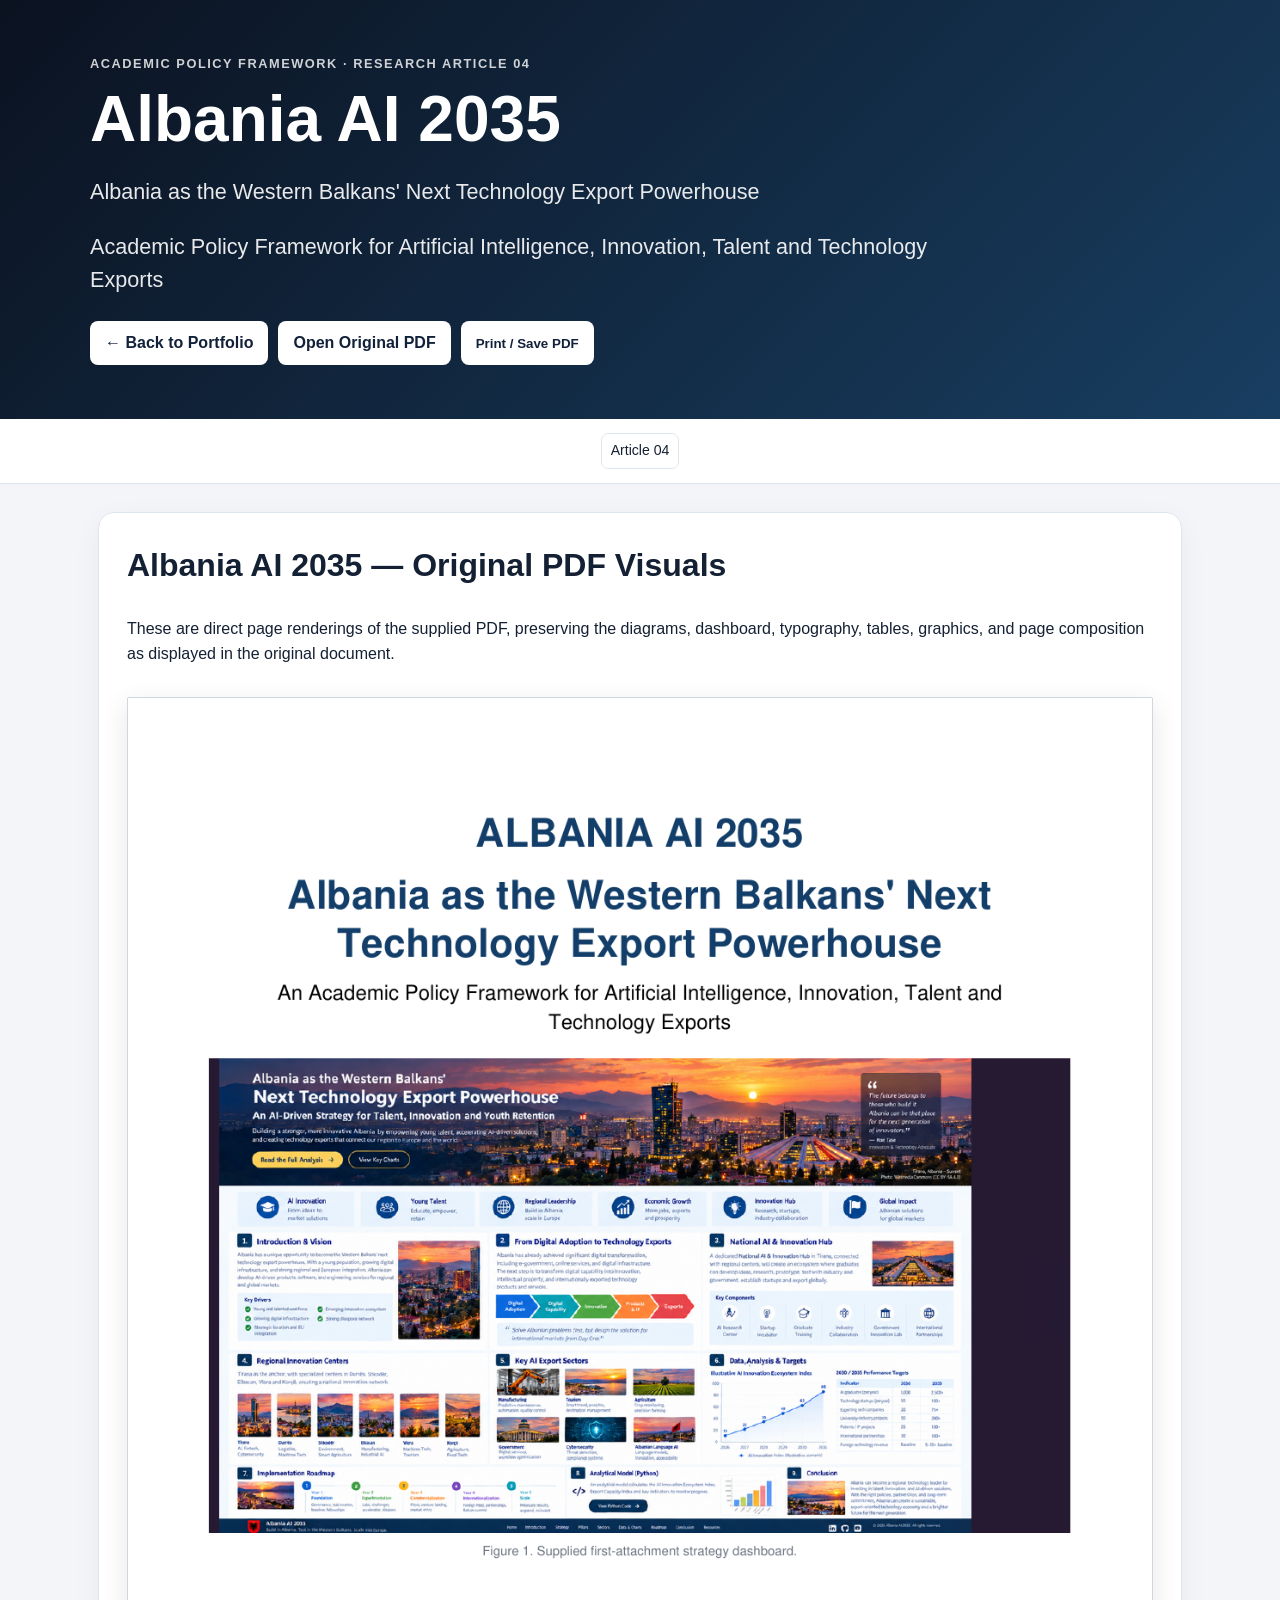
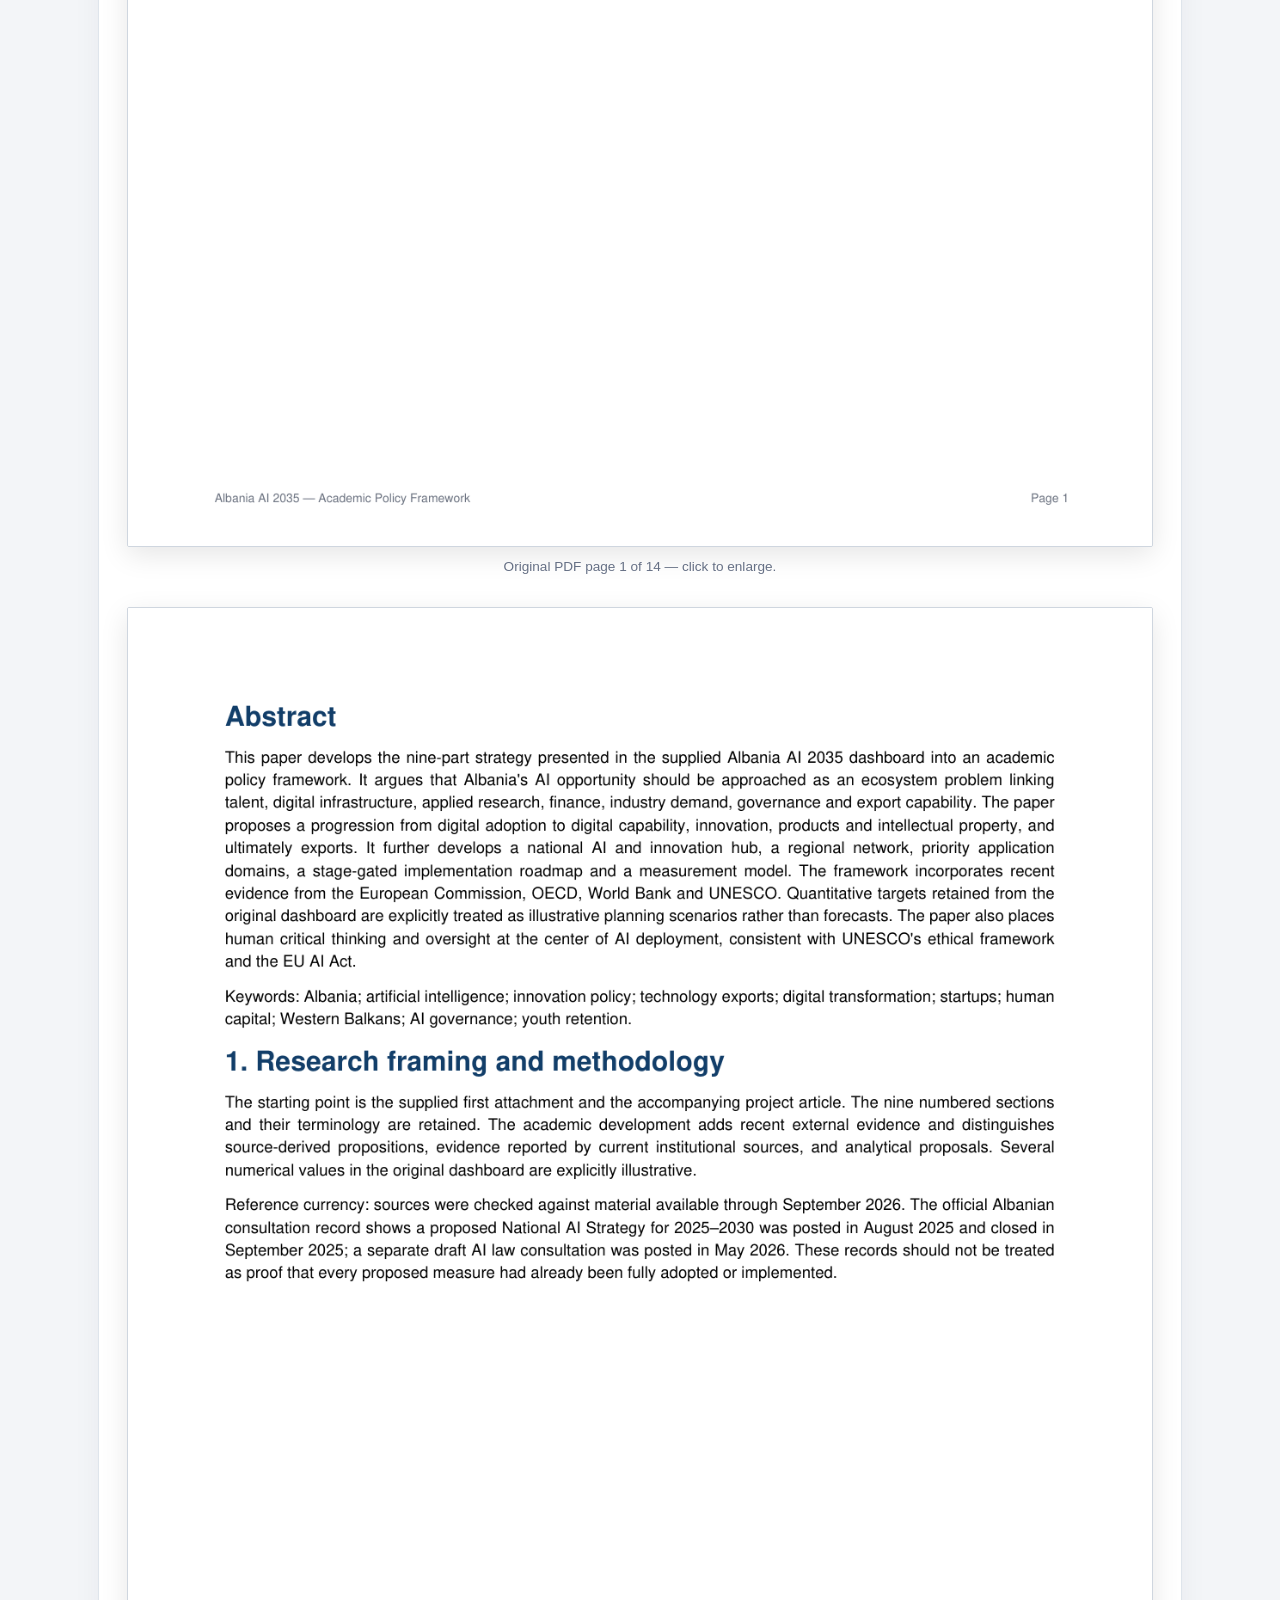
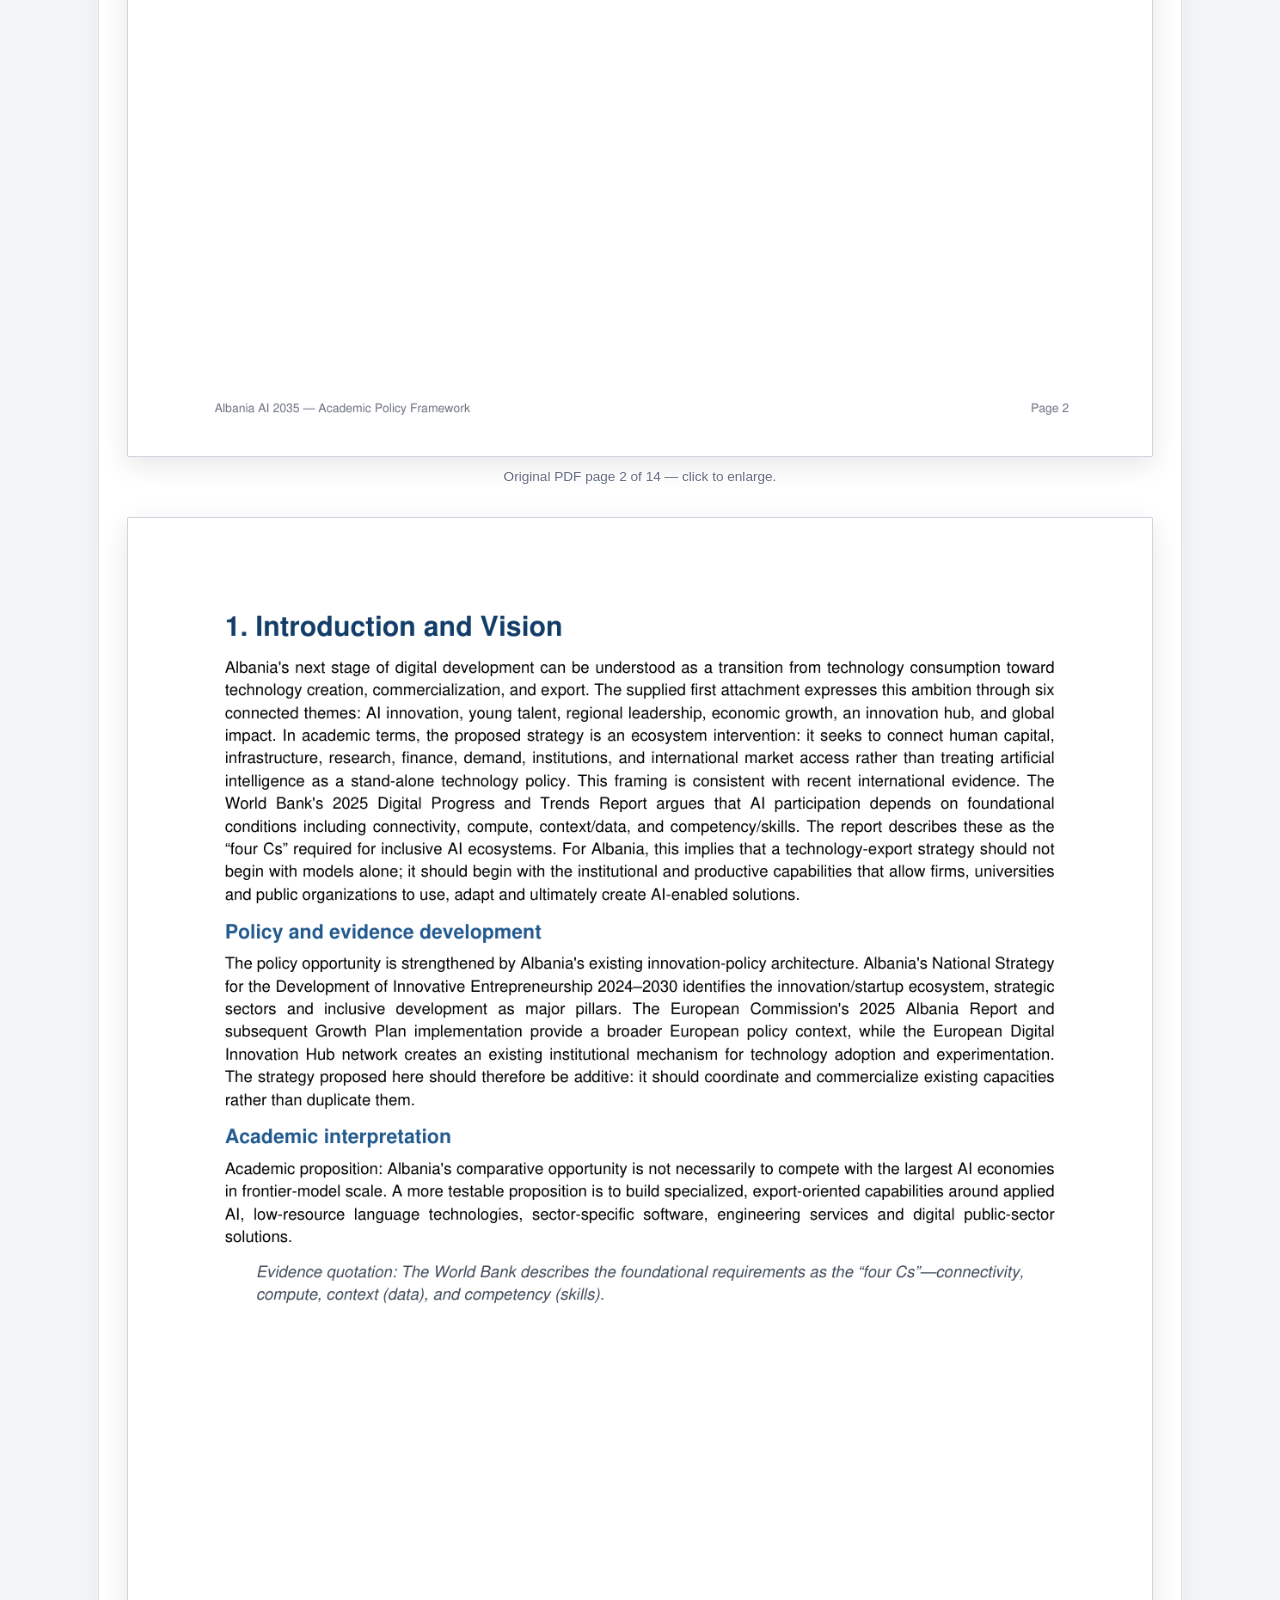
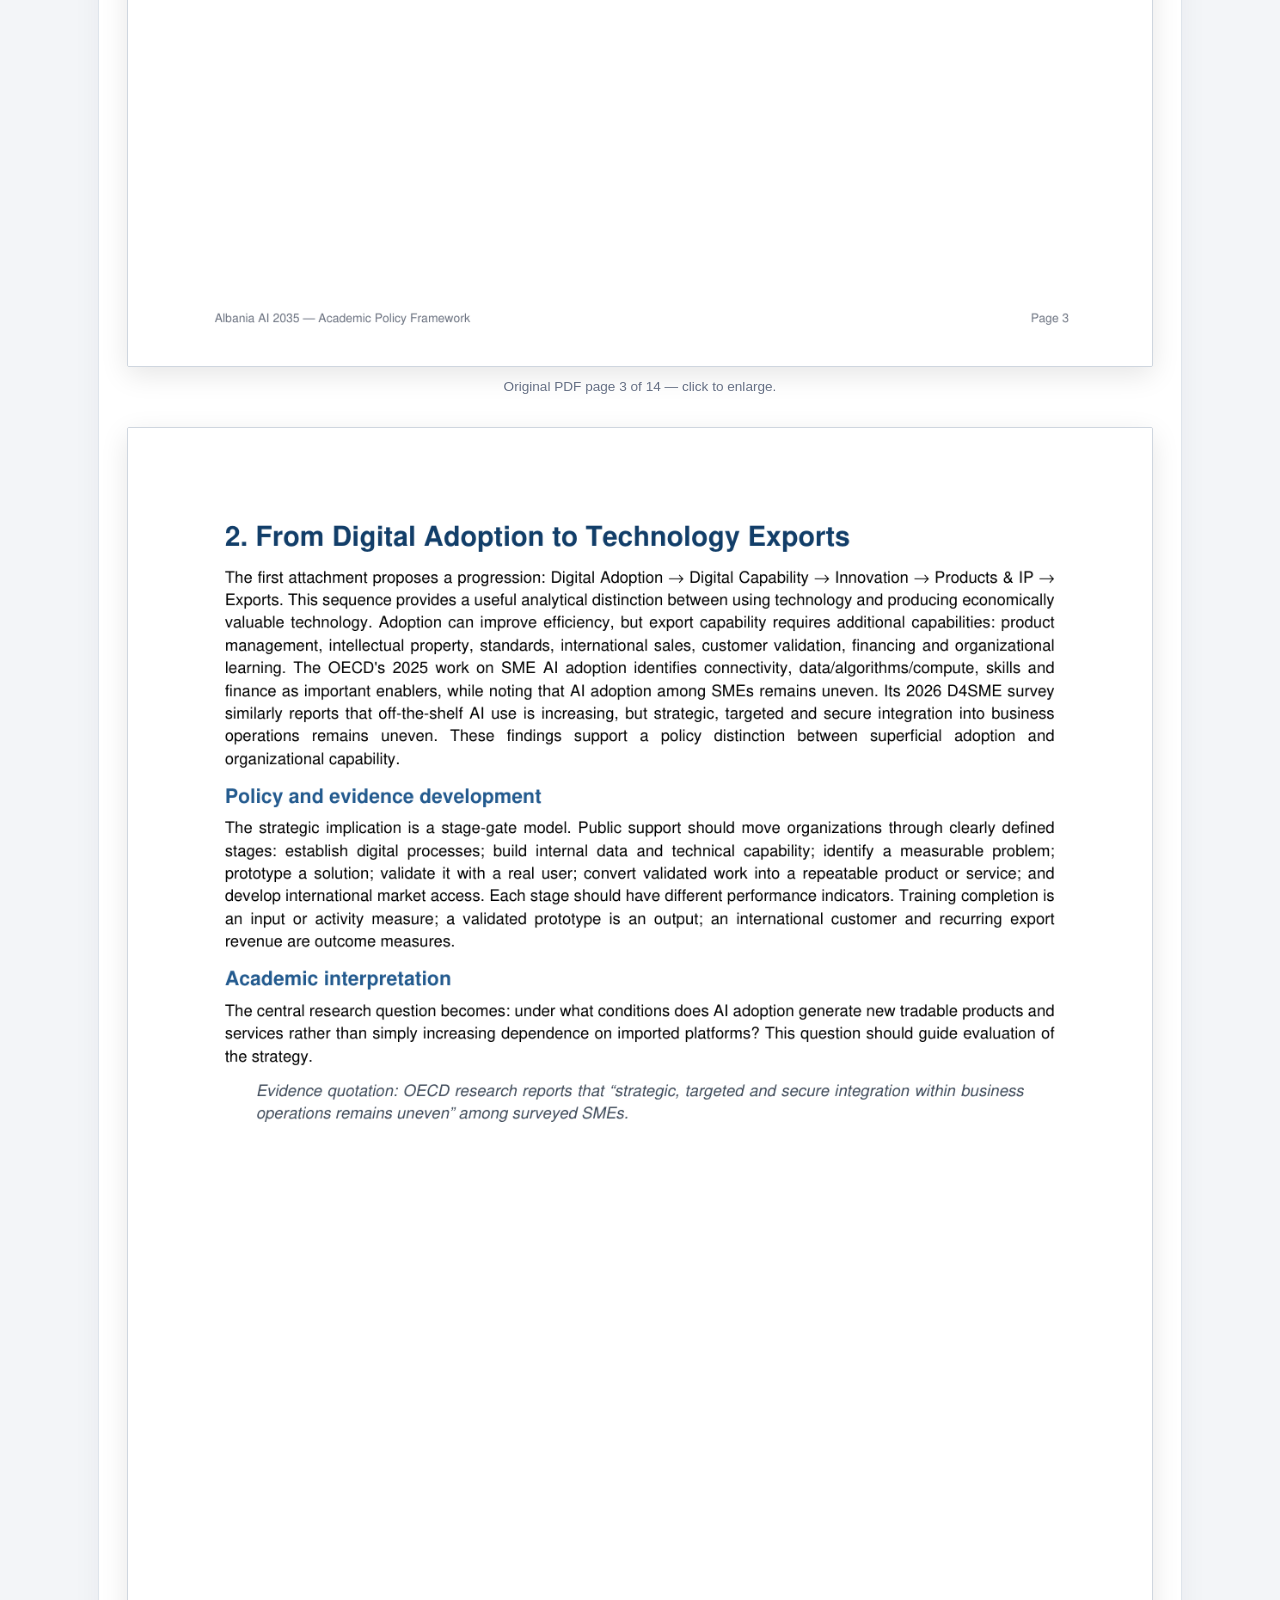
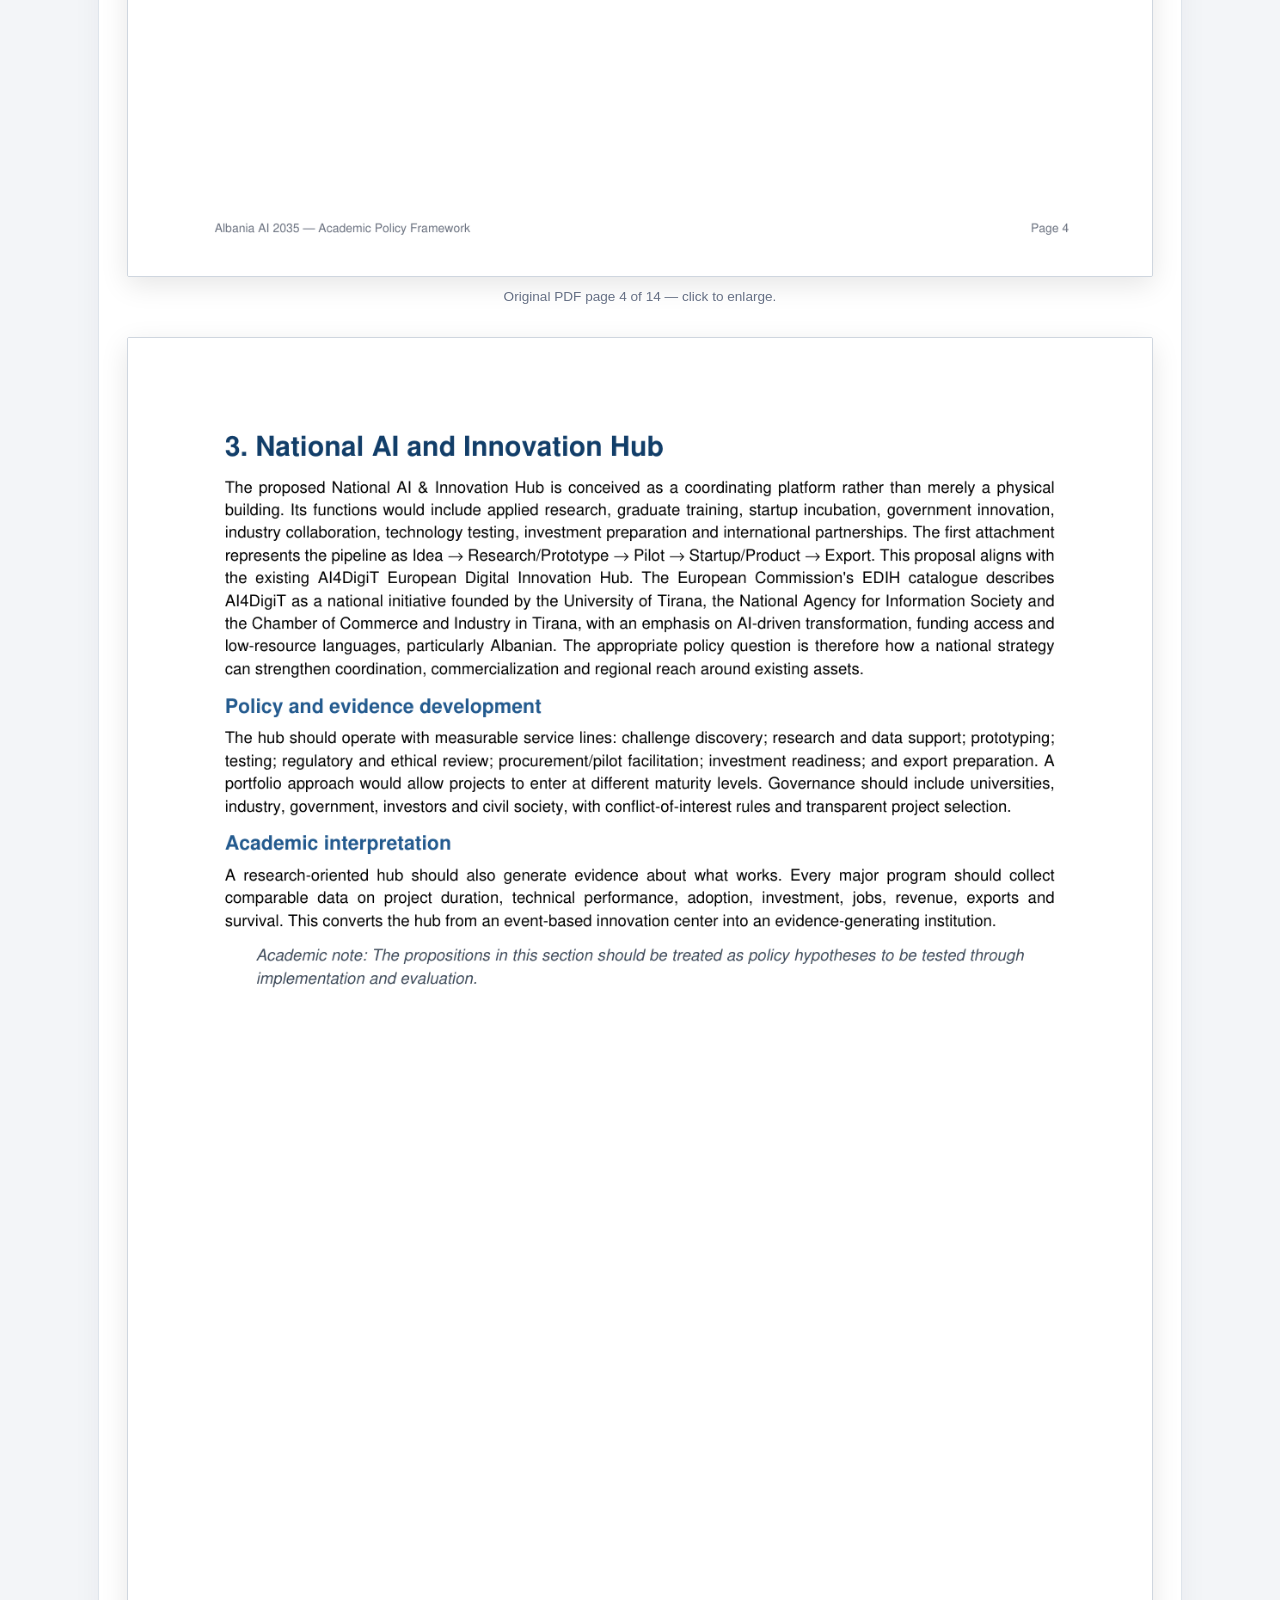
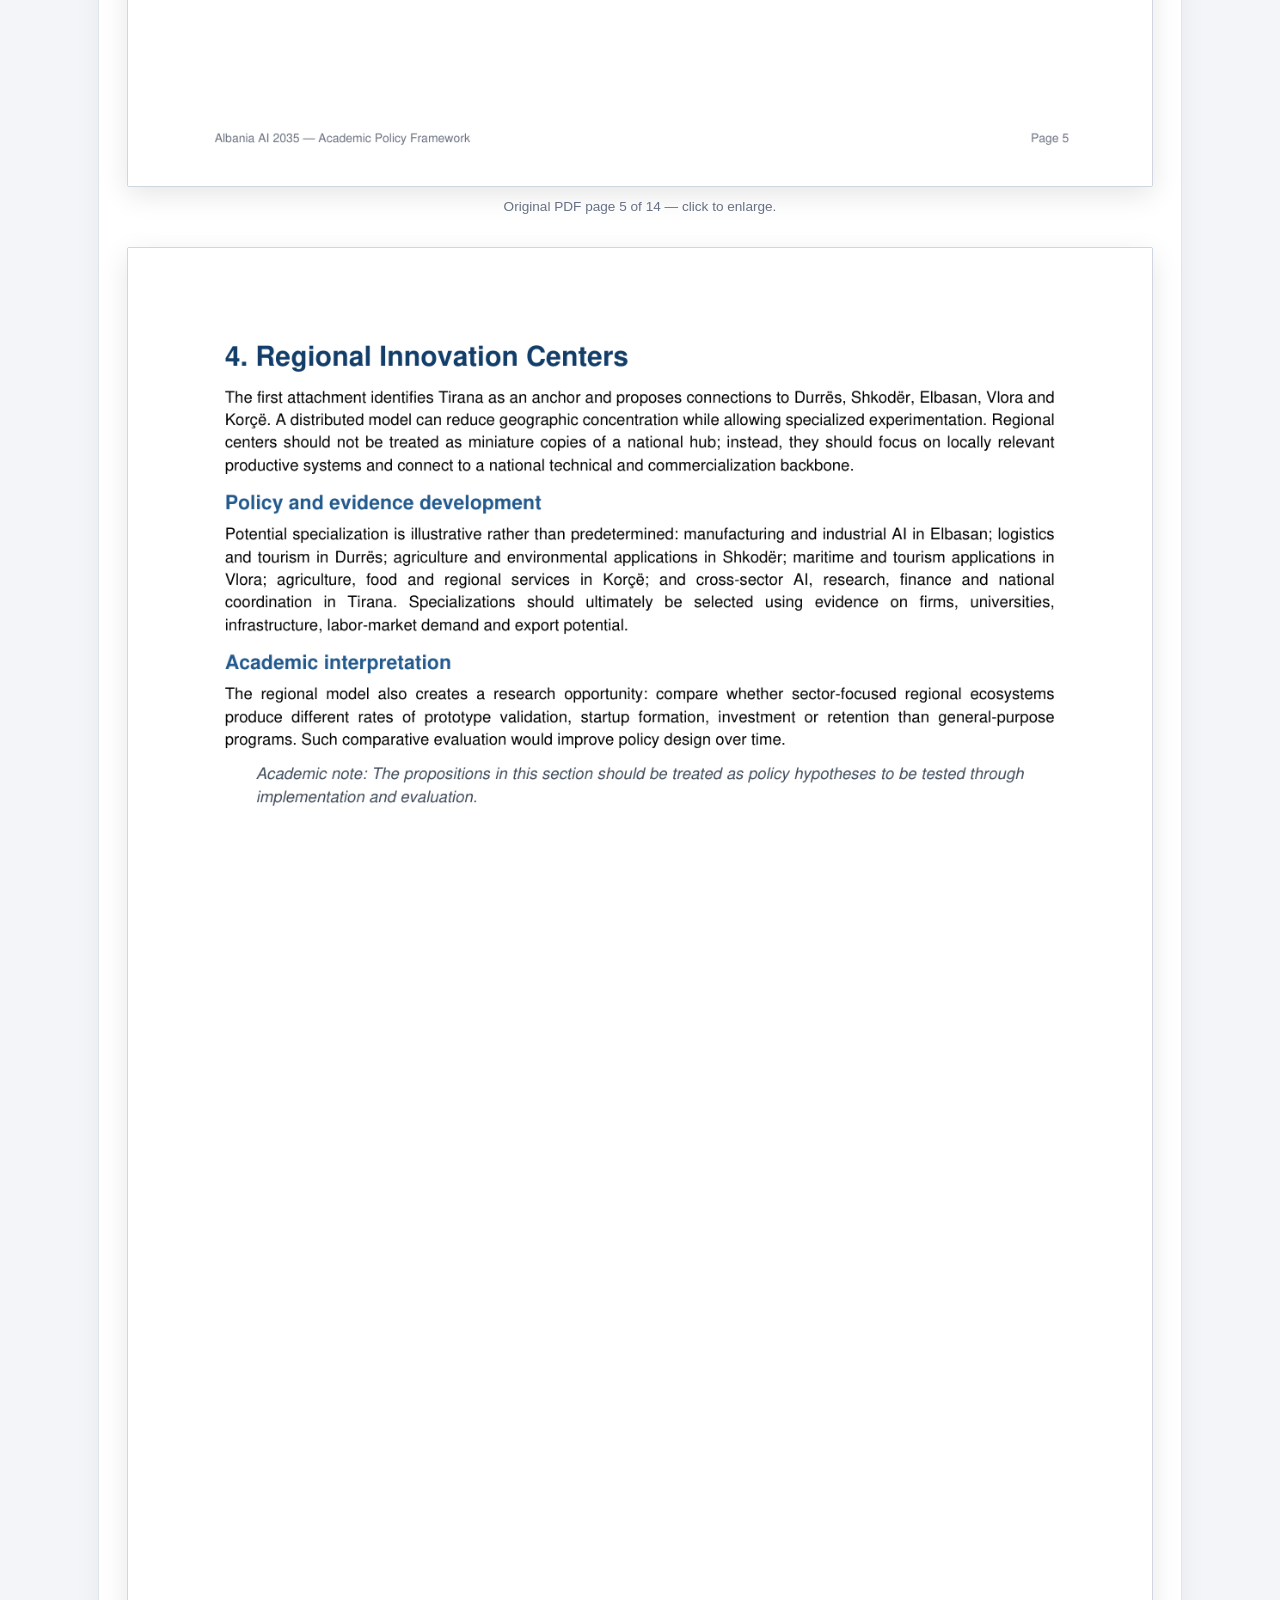
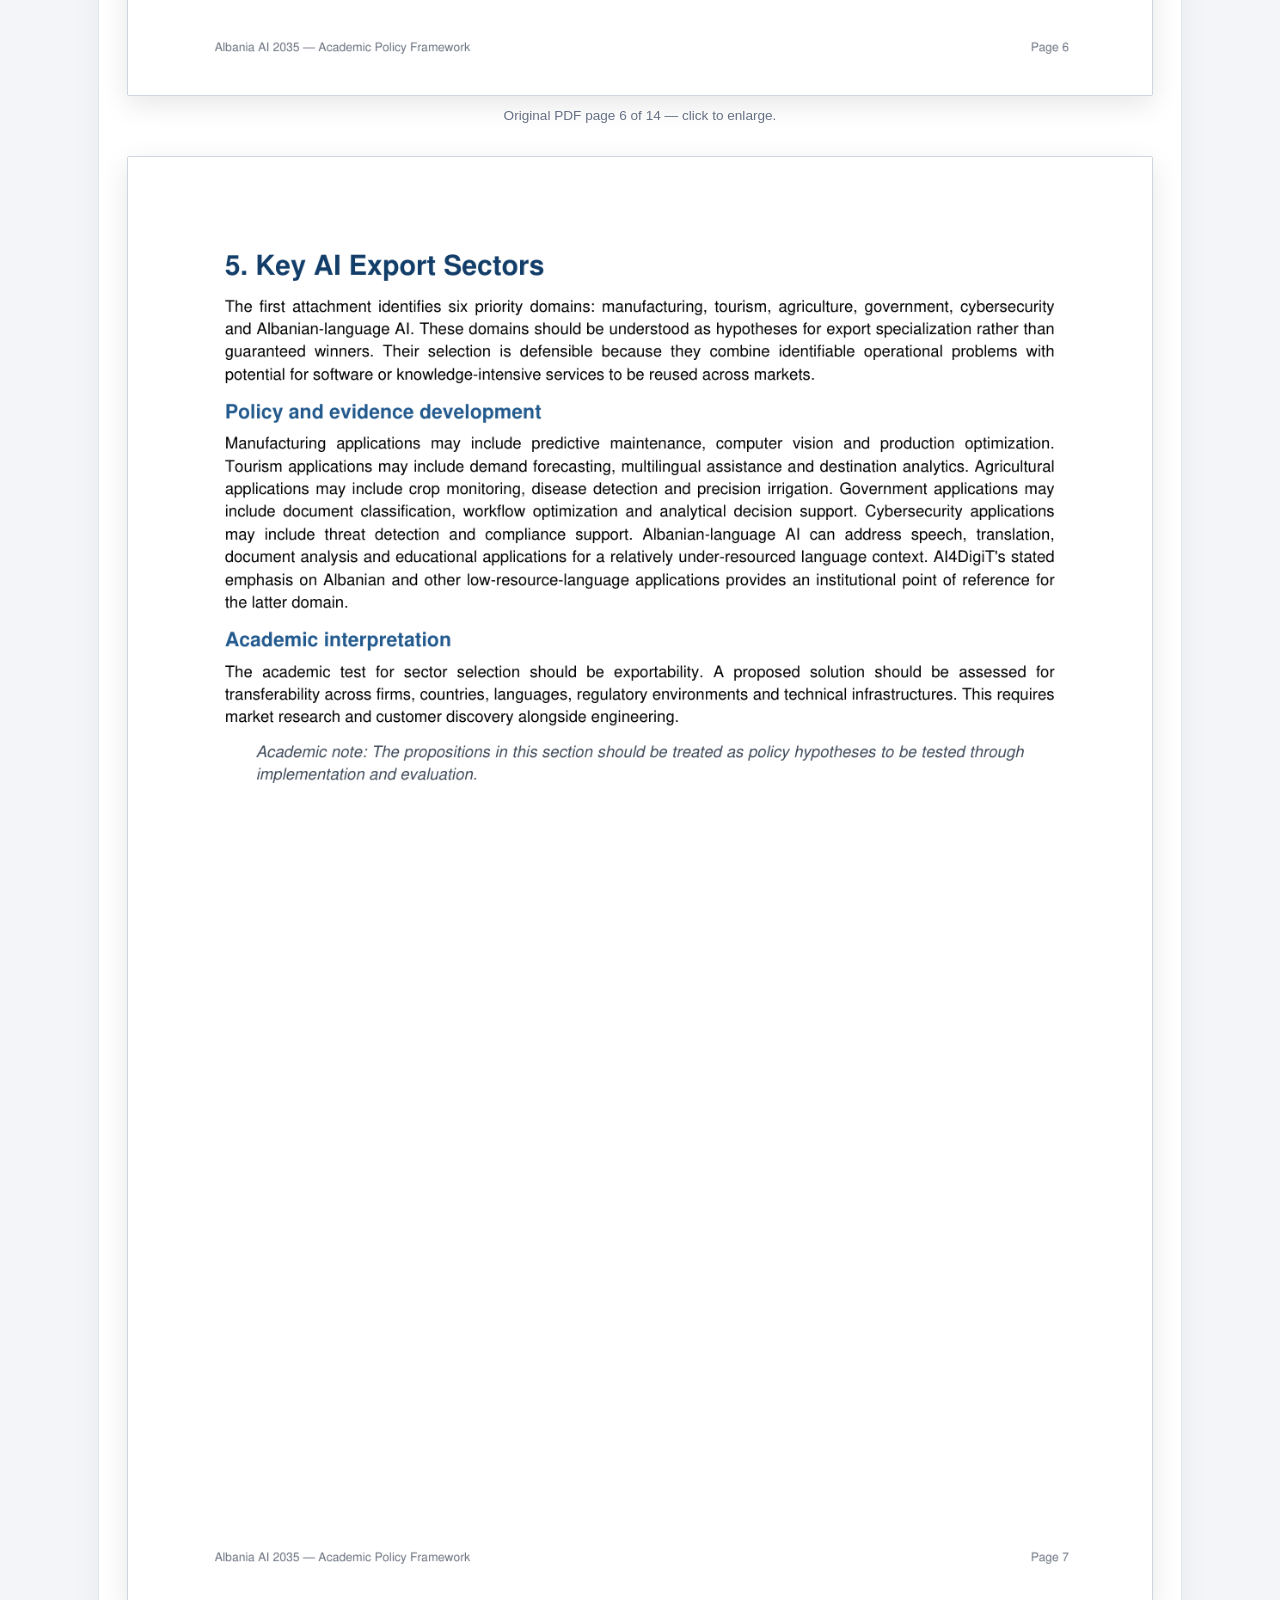
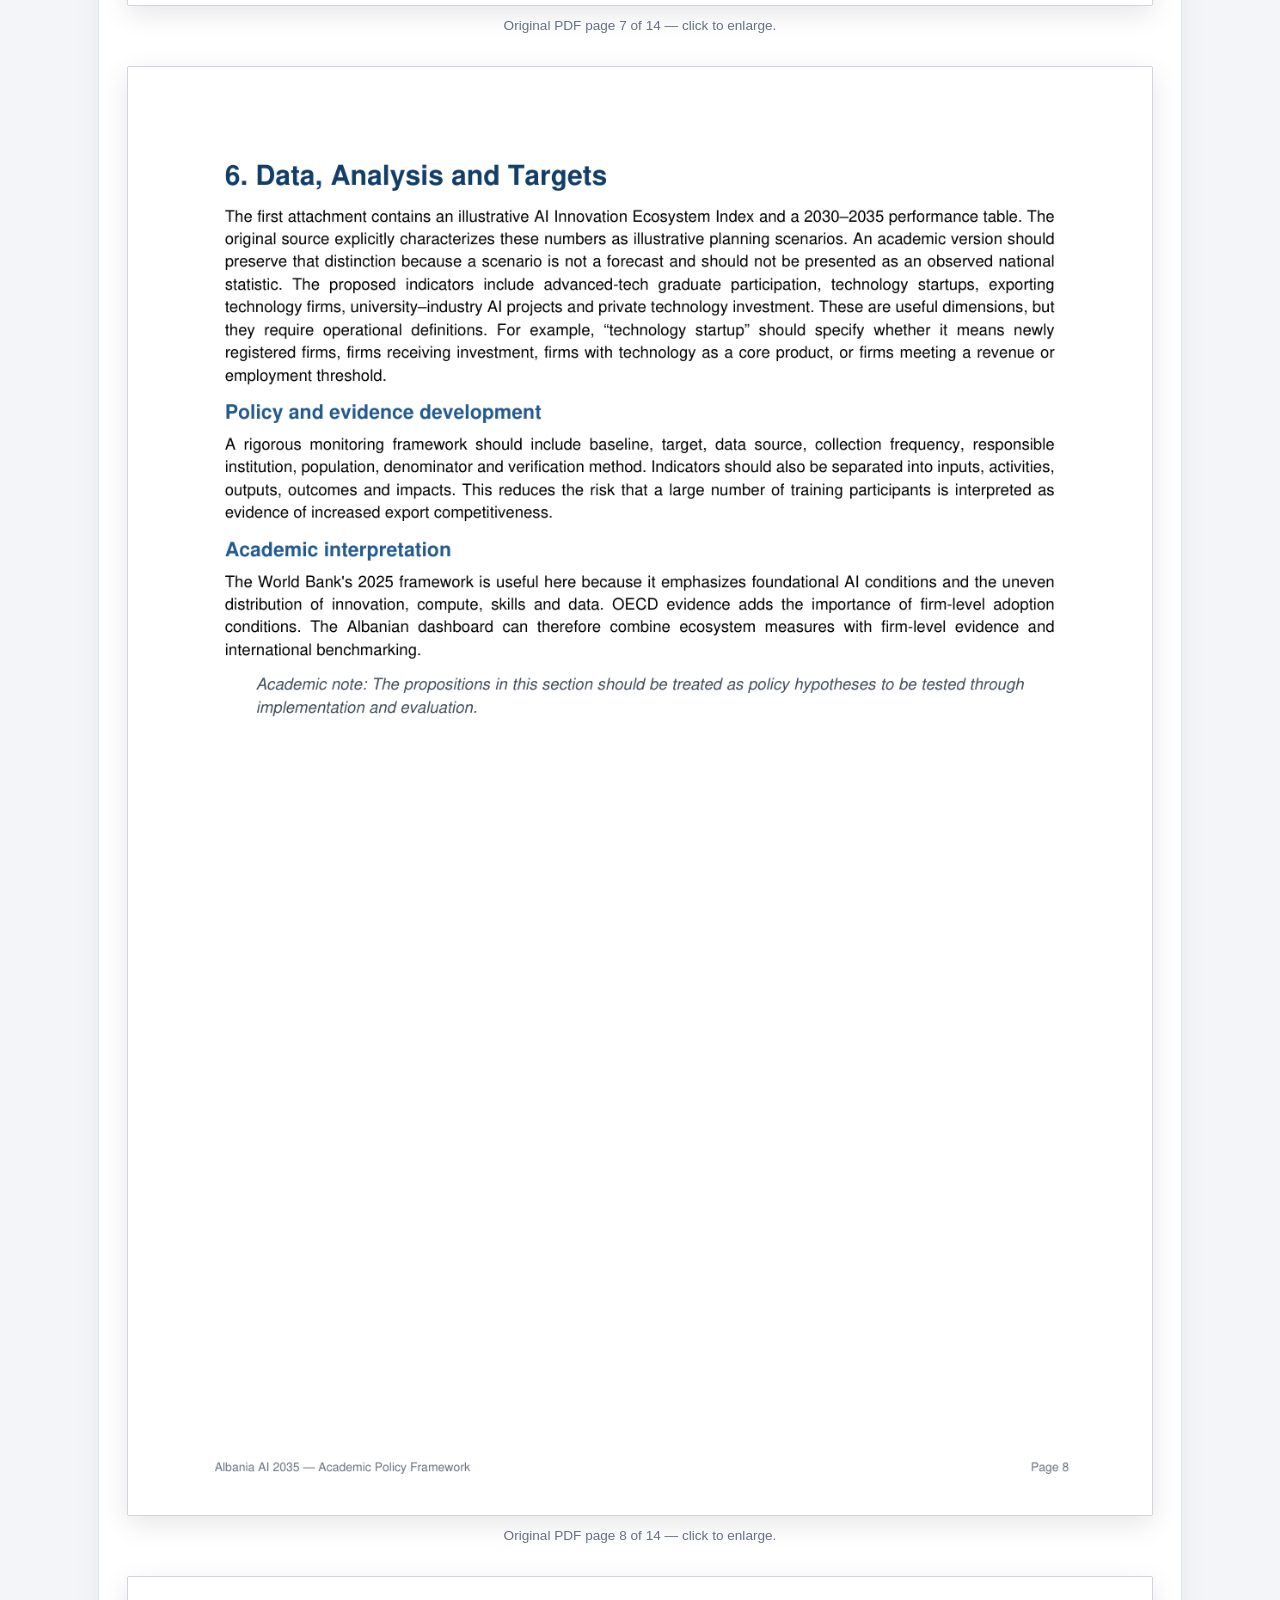
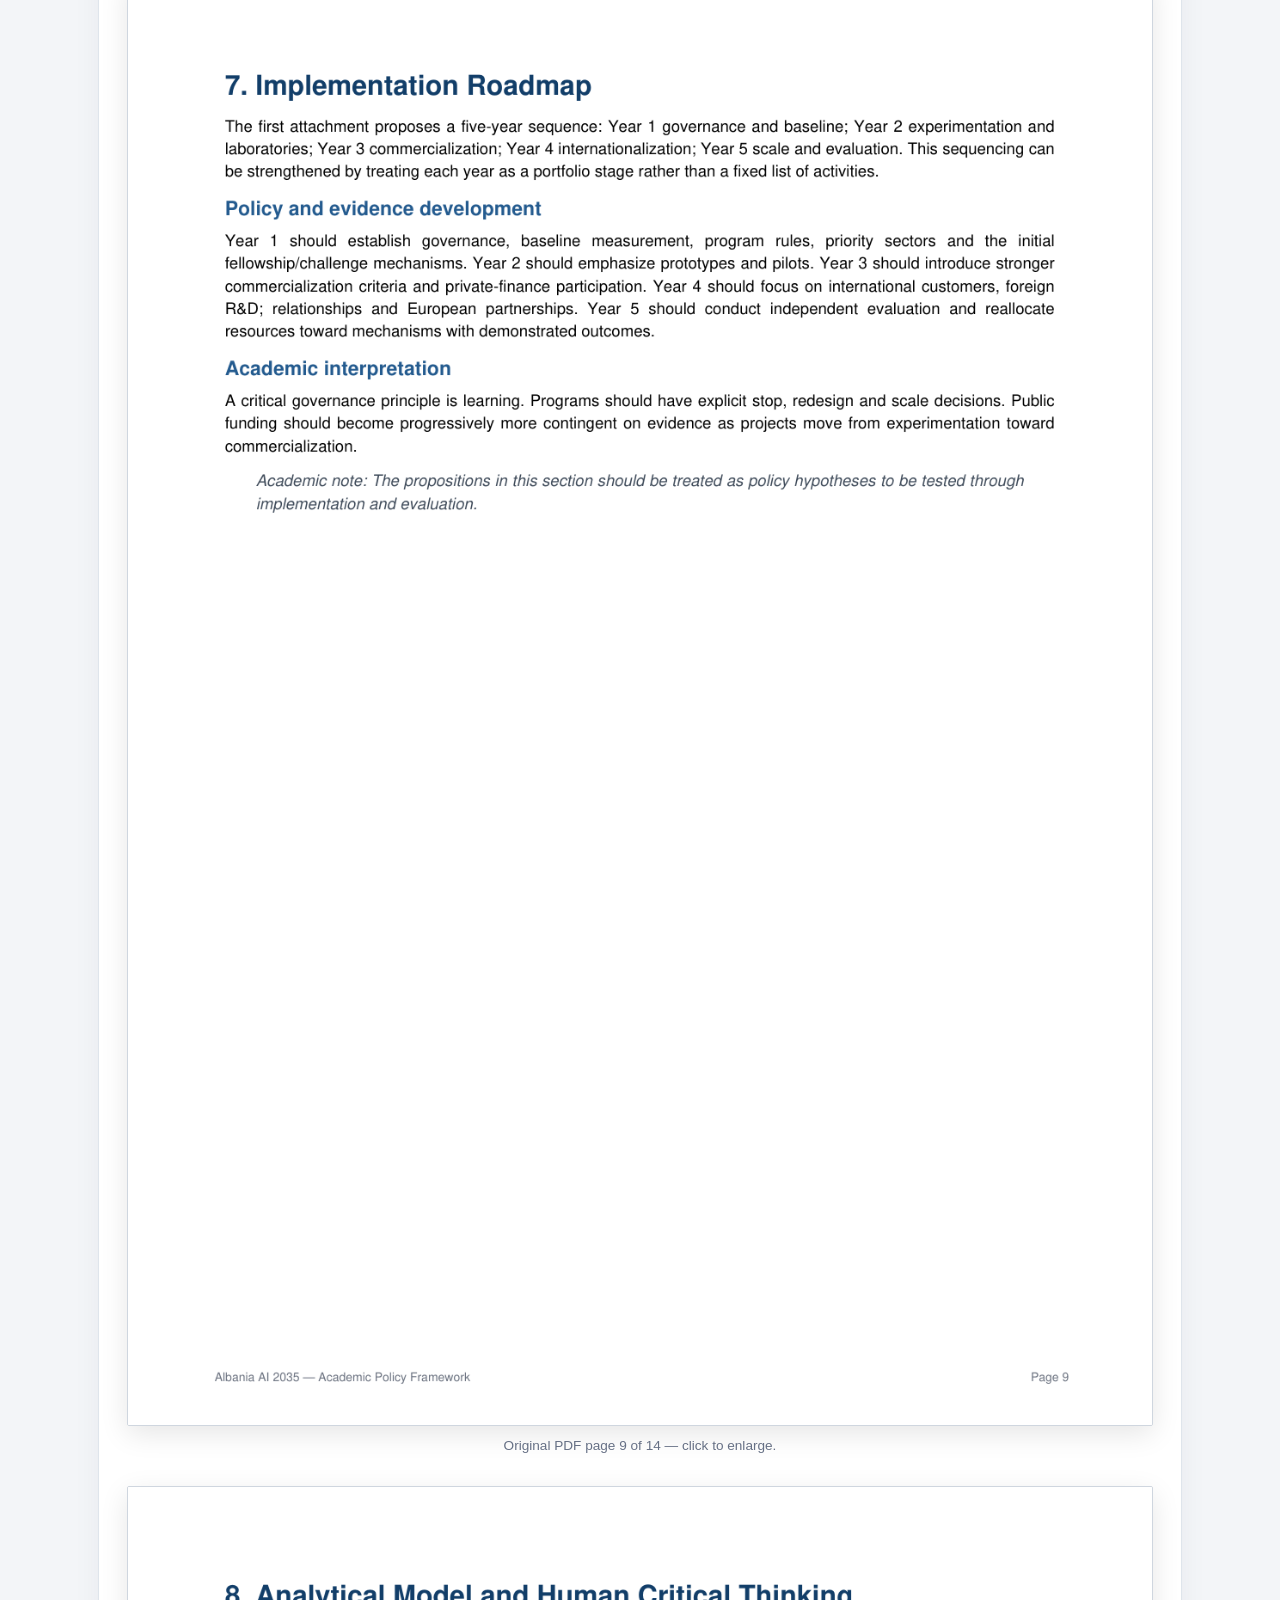
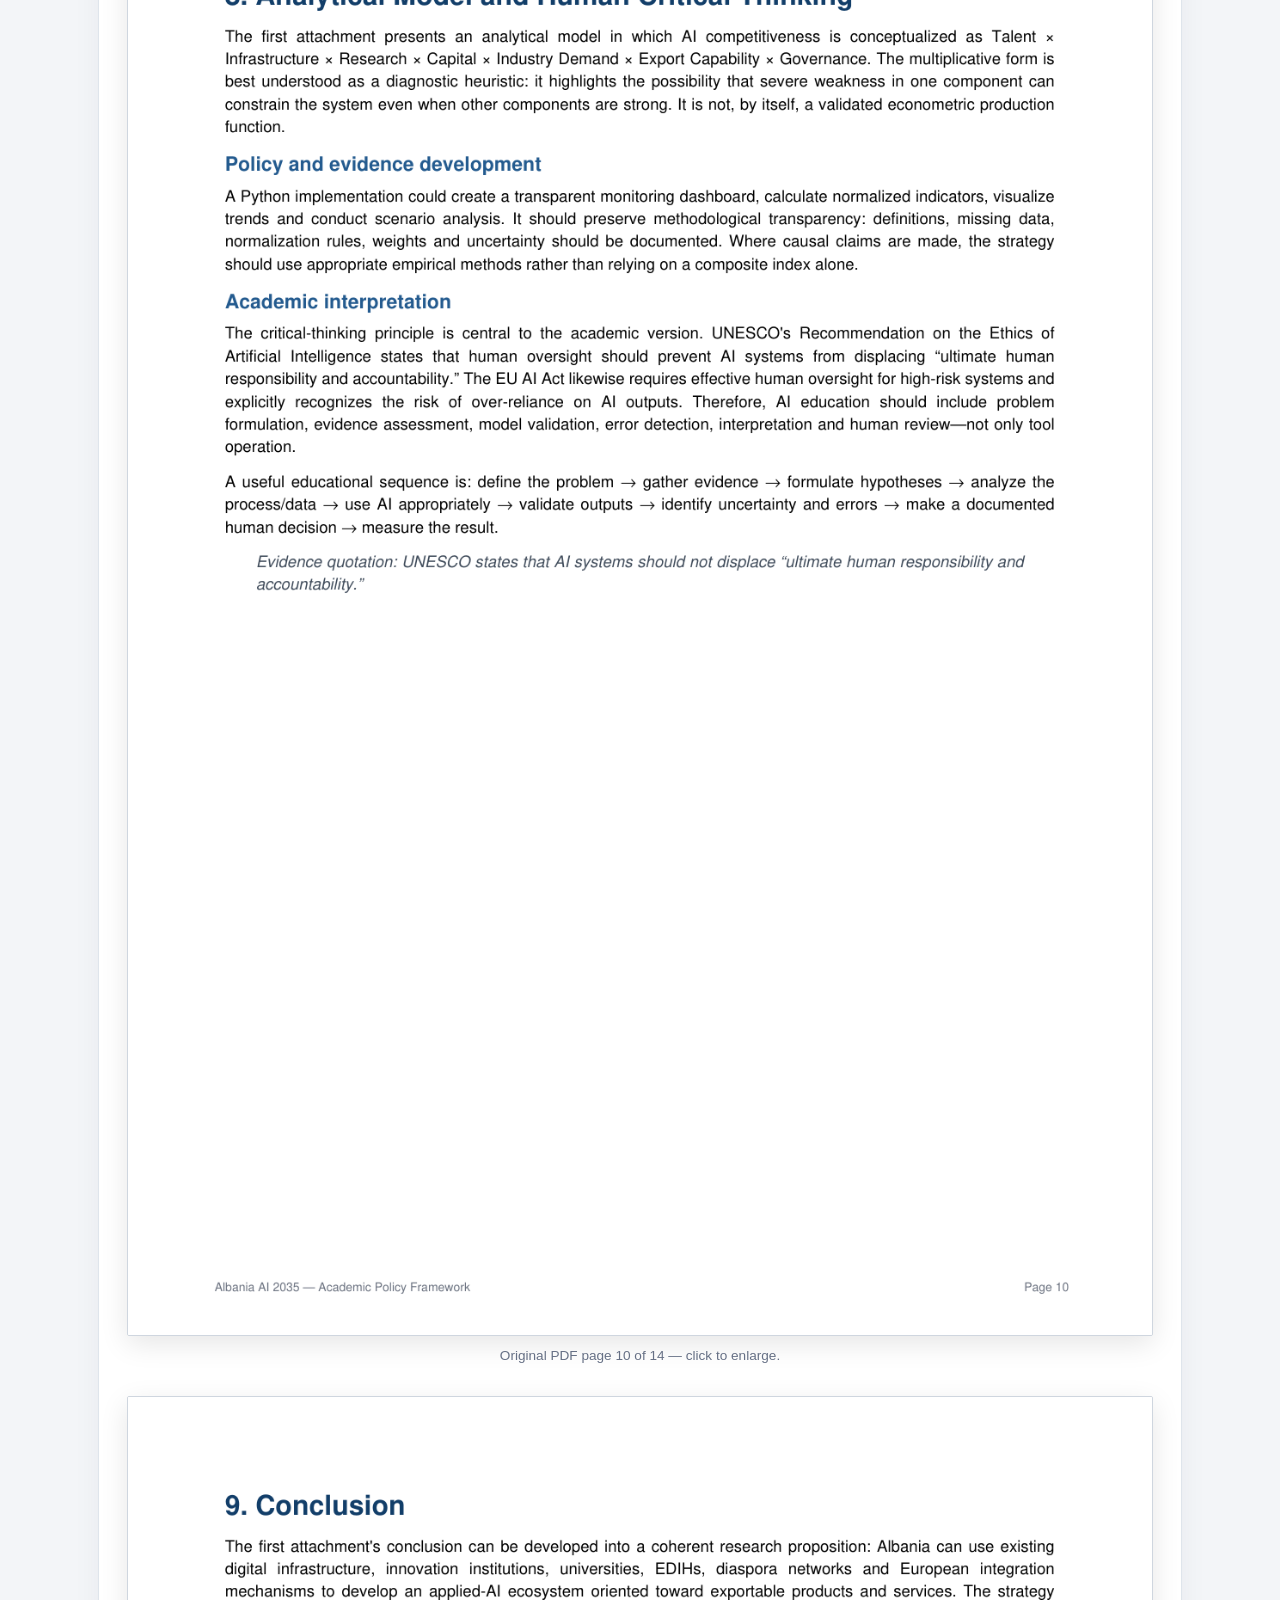
<file: research-article-4.html>
<!doctype html>
<html lang="en">
<head>
<meta charset="utf-8">
<meta name="viewport" content="width=device-width, initial-scale=1">
<title>Albania AI 2035 — Research Article 04 | Corrected Visual HTML</title>
<meta name="description" content="Albania AI 2035 — Academic Policy Framework. Corrected PDF-faithful HTML edition.">
<meta name="author" content="Ron Tase">
<style>
:root {
  --ink:#142033; --muted:#667085; --line:#dfe5ec; --bg:#f3f5f8; --paper:#fff; --accent:#1d4ed8;
}
*{box-sizing:border-box}
html{scroll-behavior:smooth}
body{margin:0;background:var(--bg);color:var(--ink);font-family:Arial,Helvetica,sans-serif;line-height:1.55}
header{background:linear-gradient(135deg,#0b1220,#183e61);color:white;padding:54px 20px}
.hero{max-width:1100px;margin:auto}
.kicker{font-size:.8rem;font-weight:800;letter-spacing:.12em;text-transform:uppercase;opacity:.8}
h1{font-size:clamp(2rem,5vw,4.2rem);line-height:1.05;margin:12px 0}
.subtitle{font-size:clamp(1rem,2vw,1.35rem);max-width:850px;opacity:.9}
.actions{display:flex;gap:10px;flex-wrap:wrap;margin-top:24px}
.actions a,.actions button{display:inline-block;border:0;border-radius:8px;padding:10px 15px;background:#fff;color:#12213a;font-weight:700;text-decoration:none;cursor:pointer}
nav{position:sticky;top:0;z-index:10;background:rgba(255,255,255,.97);border-bottom:1px solid var(--line);padding:11px 20px;text-align:center;backdrop-filter:blur(8px)}
nav a{display:inline-block;margin:3px 5px;padding:6px 9px;border:1px solid var(--line);border-radius:7px;color:var(--ink);text-decoration:none;font-size:.88rem}
main{max-width:1120px;margin:auto;padding:28px 18px 70px}
.intro,.visual-section{background:var(--paper);border:1px solid var(--line);border-radius:16px;padding:28px;margin-bottom:24px;box-shadow:0 8px 28px rgba(20,32,51,.05)}
.visual-section h2{margin-top:0;font-size:2rem}
.pdf-page{margin:30px auto;max-width:100%;text-align:center}
.pdf-page img{display:block;width:100%;height:auto;max-width:100%;margin:auto;background:#fff;border:1px solid #cfd6df;box-shadow:0 8px 28px rgba(0,0,0,.10);border-radius:2px}
.pdf-page a{display:block;cursor:zoom-in}
.pdf-page figcaption{color:var(--muted);font-size:.85rem;margin-top:9px}
.notice{border-left:4px solid var(--accent);background:#f3f7ff;padding:14px 16px;border-radius:6px}
footer{text-align:center;color:var(--muted);padding:28px}
@media print {
  nav,.actions{display:none}
  body{background:#fff}
  .intro,.visual-section{box-shadow:none;border:0}
  .pdf-page{break-inside:avoid}
}
</style>
</head>
<body>
<header>
<div class="hero">
<div class="kicker">Academic Policy Framework · Research Article 04</div>
<h1>Albania AI 2035</h1>
<p class="subtitle">Albania as the Western Balkans' Next Technology Export Powerhouse</p>
<p class="subtitle">Academic Policy Framework for Artificial Intelligence, Innovation, Talent and Technology Exports</p>
<div class="actions">
<a href="../index.html#research">← Back to Portfolio</a>
<a href="../Albania_AI_2035_Academic_Policy_Framework.pdf" target="_blank" rel="noopener">Open Original PDF</a>
<button onclick="window.print()">Print / Save PDF</button>
</div>
</div>
</header>
<nav>
<a href="#article">Article 04</a>

</nav>
<main id="article">

<section class="visual-section" id="pdf-visuals">
<h2>Albania AI 2035 — Original PDF Visuals</h2>
<p>These are direct page renderings of the supplied PDF, preserving the diagrams, dashboard, typography, tables, graphics, and page composition as displayed in the original document.</p>
<figure class="pdf-page">
<a href="pdf-pages/page-01.png" target="_blank" rel="noopener" title="Open PDF page 1 at full resolution">
<img src="pdf-pages/page-01.png" alt="Page 1 of the original Albania AI 2035 Academic Policy Framework PDF" width="2232" loading="lazy">
</a>
<figcaption>Original PDF page 1 of 14 — click to enlarge.</figcaption>
</figure>
<figure class="pdf-page">
<a href="pdf-pages/page-02.png" target="_blank" rel="noopener" title="Open PDF page 2 at full resolution">
<img src="pdf-pages/page-02.png" alt="Page 2 of the original Albania AI 2035 Academic Policy Framework PDF" width="2232" loading="lazy">
</a>
<figcaption>Original PDF page 2 of 14 — click to enlarge.</figcaption>
</figure>
<figure class="pdf-page">
<a href="pdf-pages/page-03.png" target="_blank" rel="noopener" title="Open PDF page 3 at full resolution">
<img src="pdf-pages/page-03.png" alt="Page 3 of the original Albania AI 2035 Academic Policy Framework PDF" width="2232" loading="lazy">
</a>
<figcaption>Original PDF page 3 of 14 — click to enlarge.</figcaption>
</figure>
<figure class="pdf-page">
<a href="pdf-pages/page-04.png" target="_blank" rel="noopener" title="Open PDF page 4 at full resolution">
<img src="pdf-pages/page-04.png" alt="Page 4 of the original Albania AI 2035 Academic Policy Framework PDF" width="2232" loading="lazy">
</a>
<figcaption>Original PDF page 4 of 14 — click to enlarge.</figcaption>
</figure>
<figure class="pdf-page">
<a href="pdf-pages/page-05.png" target="_blank" rel="noopener" title="Open PDF page 5 at full resolution">
<img src="pdf-pages/page-05.png" alt="Page 5 of the original Albania AI 2035 Academic Policy Framework PDF" width="2232" loading="lazy">
</a>
<figcaption>Original PDF page 5 of 14 — click to enlarge.</figcaption>
</figure>
<figure class="pdf-page">
<a href="pdf-pages/page-06.png" target="_blank" rel="noopener" title="Open PDF page 6 at full resolution">
<img src="pdf-pages/page-06.png" alt="Page 6 of the original Albania AI 2035 Academic Policy Framework PDF" width="2232" loading="lazy">
</a>
<figcaption>Original PDF page 6 of 14 — click to enlarge.</figcaption>
</figure>
<figure class="pdf-page">
<a href="pdf-pages/page-07.png" target="_blank" rel="noopener" title="Open PDF page 7 at full resolution">
<img src="pdf-pages/page-07.png" alt="Page 7 of the original Albania AI 2035 Academic Policy Framework PDF" width="2232" loading="lazy">
</a>
<figcaption>Original PDF page 7 of 14 — click to enlarge.</figcaption>
</figure>
<figure class="pdf-page">
<a href="pdf-pages/page-08.png" target="_blank" rel="noopener" title="Open PDF page 8 at full resolution">
<img src="pdf-pages/page-08.png" alt="Page 8 of the original Albania AI 2035 Academic Policy Framework PDF" width="2232" loading="lazy">
</a>
<figcaption>Original PDF page 8 of 14 — click to enlarge.</figcaption>
</figure>
<figure class="pdf-page">
<a href="pdf-pages/page-09.png" target="_blank" rel="noopener" title="Open PDF page 9 at full resolution">
<img src="pdf-pages/page-09.png" alt="Page 9 of the original Albania AI 2035 Academic Policy Framework PDF" width="2232" loading="lazy">
</a>
<figcaption>Original PDF page 9 of 14 — click to enlarge.</figcaption>
</figure>
<figure class="pdf-page">
<a href="pdf-pages/page-10.png" target="_blank" rel="noopener" title="Open PDF page 10 at full resolution">
<img src="pdf-pages/page-10.png" alt="Page 10 of the original Albania AI 2035 Academic Policy Framework PDF" width="2232" loading="lazy">
</a>
<figcaption>Original PDF page 10 of 14 — click to enlarge.</figcaption>
</figure>
<figure class="pdf-page">
<a href="pdf-pages/page-11.png" target="_blank" rel="noopener" title="Open PDF page 11 at full resolution">
<img src="pdf-pages/page-11.png" alt="Page 11 of the original Albania AI 2035 Academic Policy Framework PDF" width="2232" loading="lazy">
</a>
<figcaption>Original PDF page 11 of 14 — click to enlarge.</figcaption>
</figure>
<figure class="pdf-page">
<a href="pdf-pages/page-12.png" target="_blank" rel="noopener" title="Open PDF page 12 at full resolution">
<img src="pdf-pages/page-12.png" alt="Page 12 of the original Albania AI 2035 Academic Policy Framework PDF" width="2232" loading="lazy">
</a>
<figcaption>Original PDF page 12 of 14 — click to enlarge.</figcaption>
</figure>
<figure class="pdf-page">
<a href="pdf-pages/page-13.png" target="_blank" rel="noopener" title="Open PDF page 13 at full resolution">
<img src="pdf-pages/page-13.png" alt="Page 13 of the original Albania AI 2035 Academic Policy Framework PDF" width="2232" loading="lazy">
</a>
<figcaption>Original PDF page 13 of 14 — click to enlarge.</figcaption>
</figure>
<figure class="pdf-page">
<a href="pdf-pages/page-14.png" target="_blank" rel="noopener" title="Open PDF page 14 at full resolution">
<img src="pdf-pages/page-14.png" alt="Page 14 of the original Albania AI 2035 Academic Policy Framework PDF" width="2232" loading="lazy">
</a>
<figcaption>Original PDF page 14 of 14 — click to enlarge.</figcaption>
</figure>
</section>
</main>
<footer>Research Article 04 · Albania AI 2035 · PDF-faithful HTML edition</footer>

<script>document.addEventListener("error",function(e){if(e.target&&e.target.tagName==="IMG"){e.target.classList.add("image-error");}},true);</script>
</body>
</html>
</file>
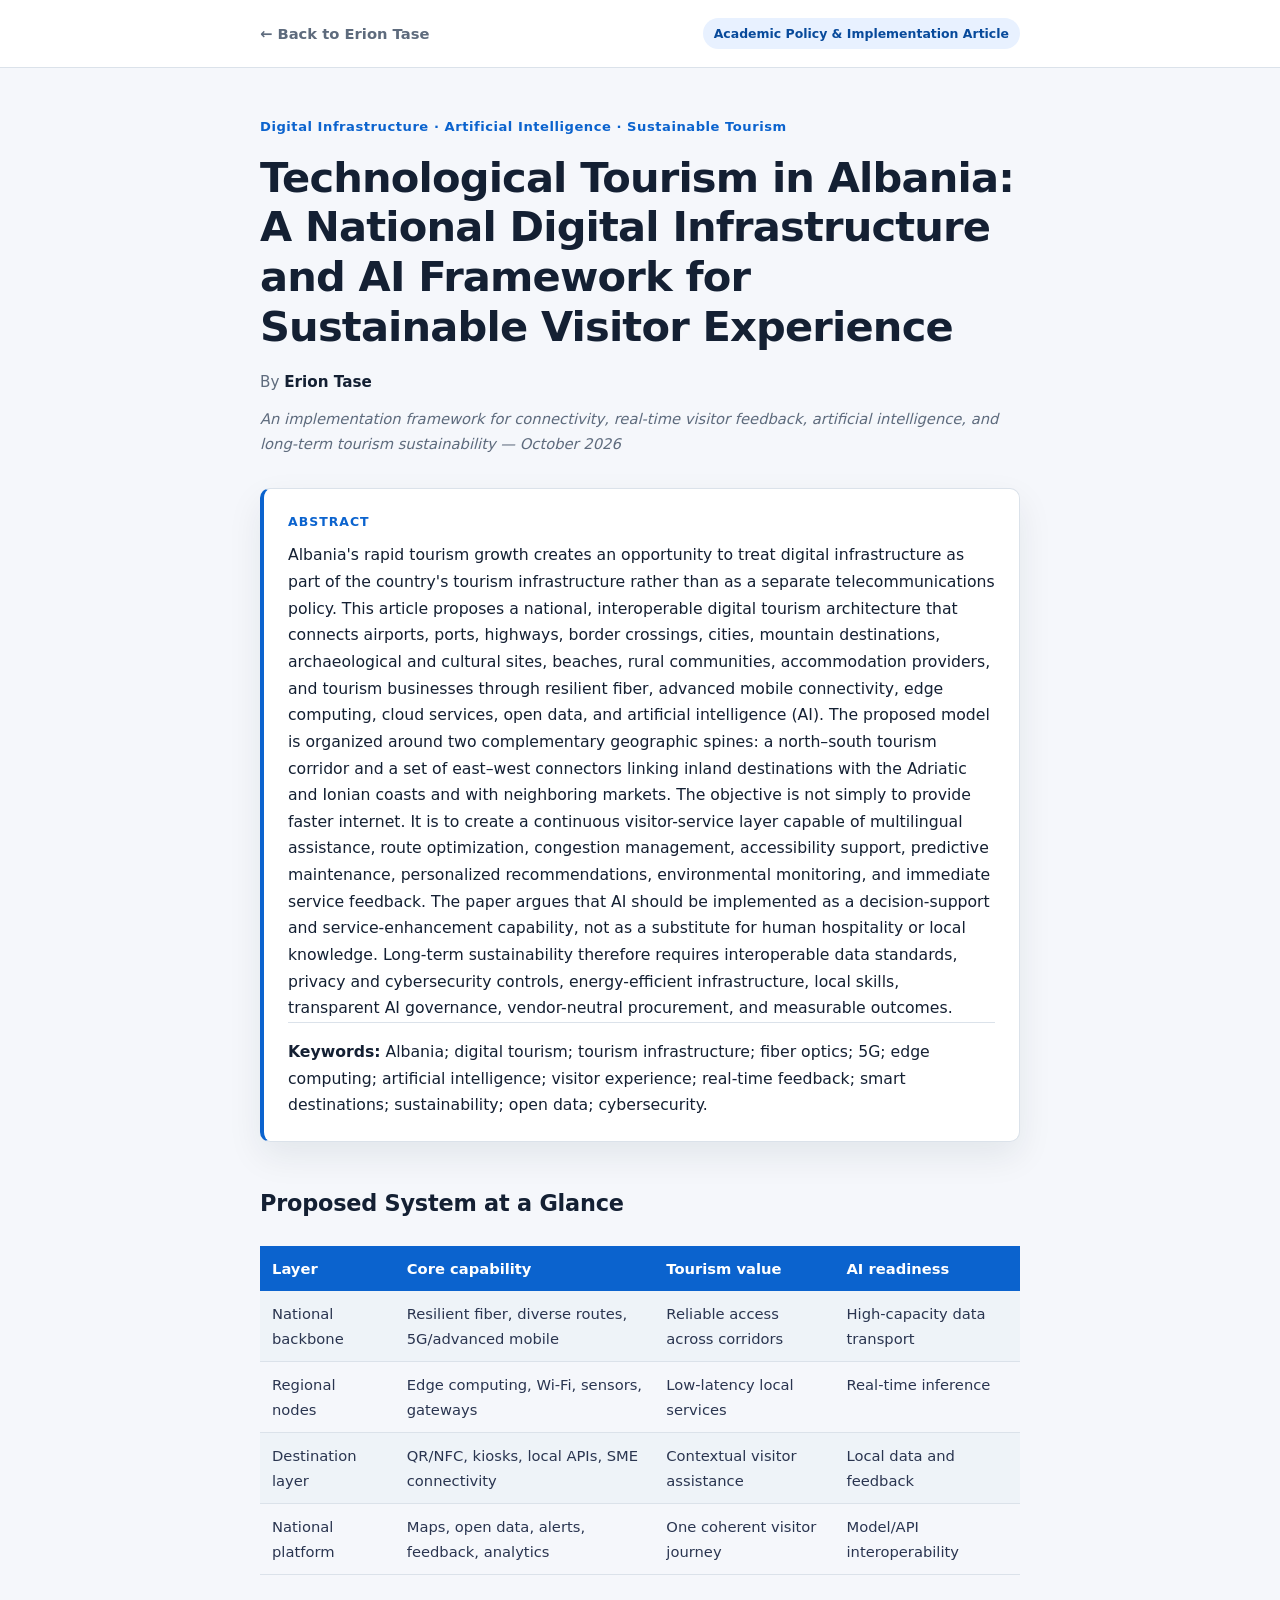
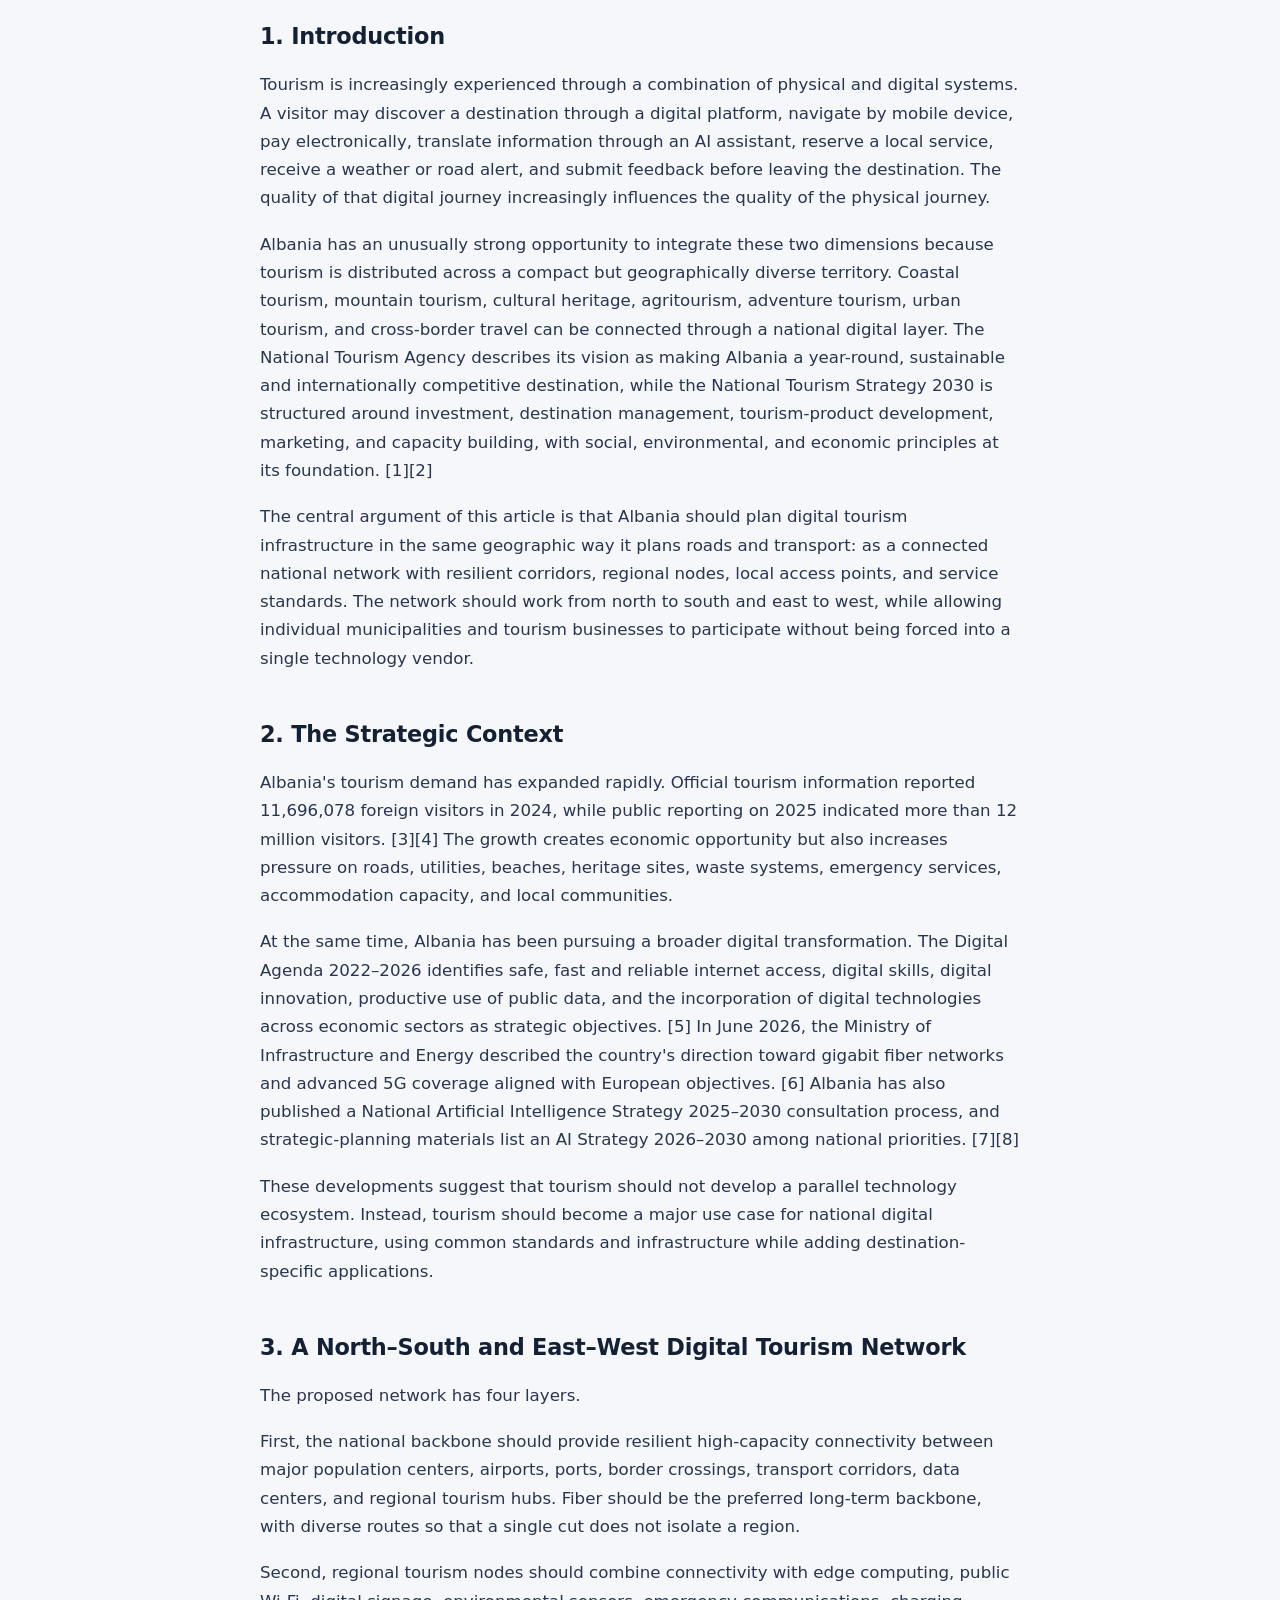
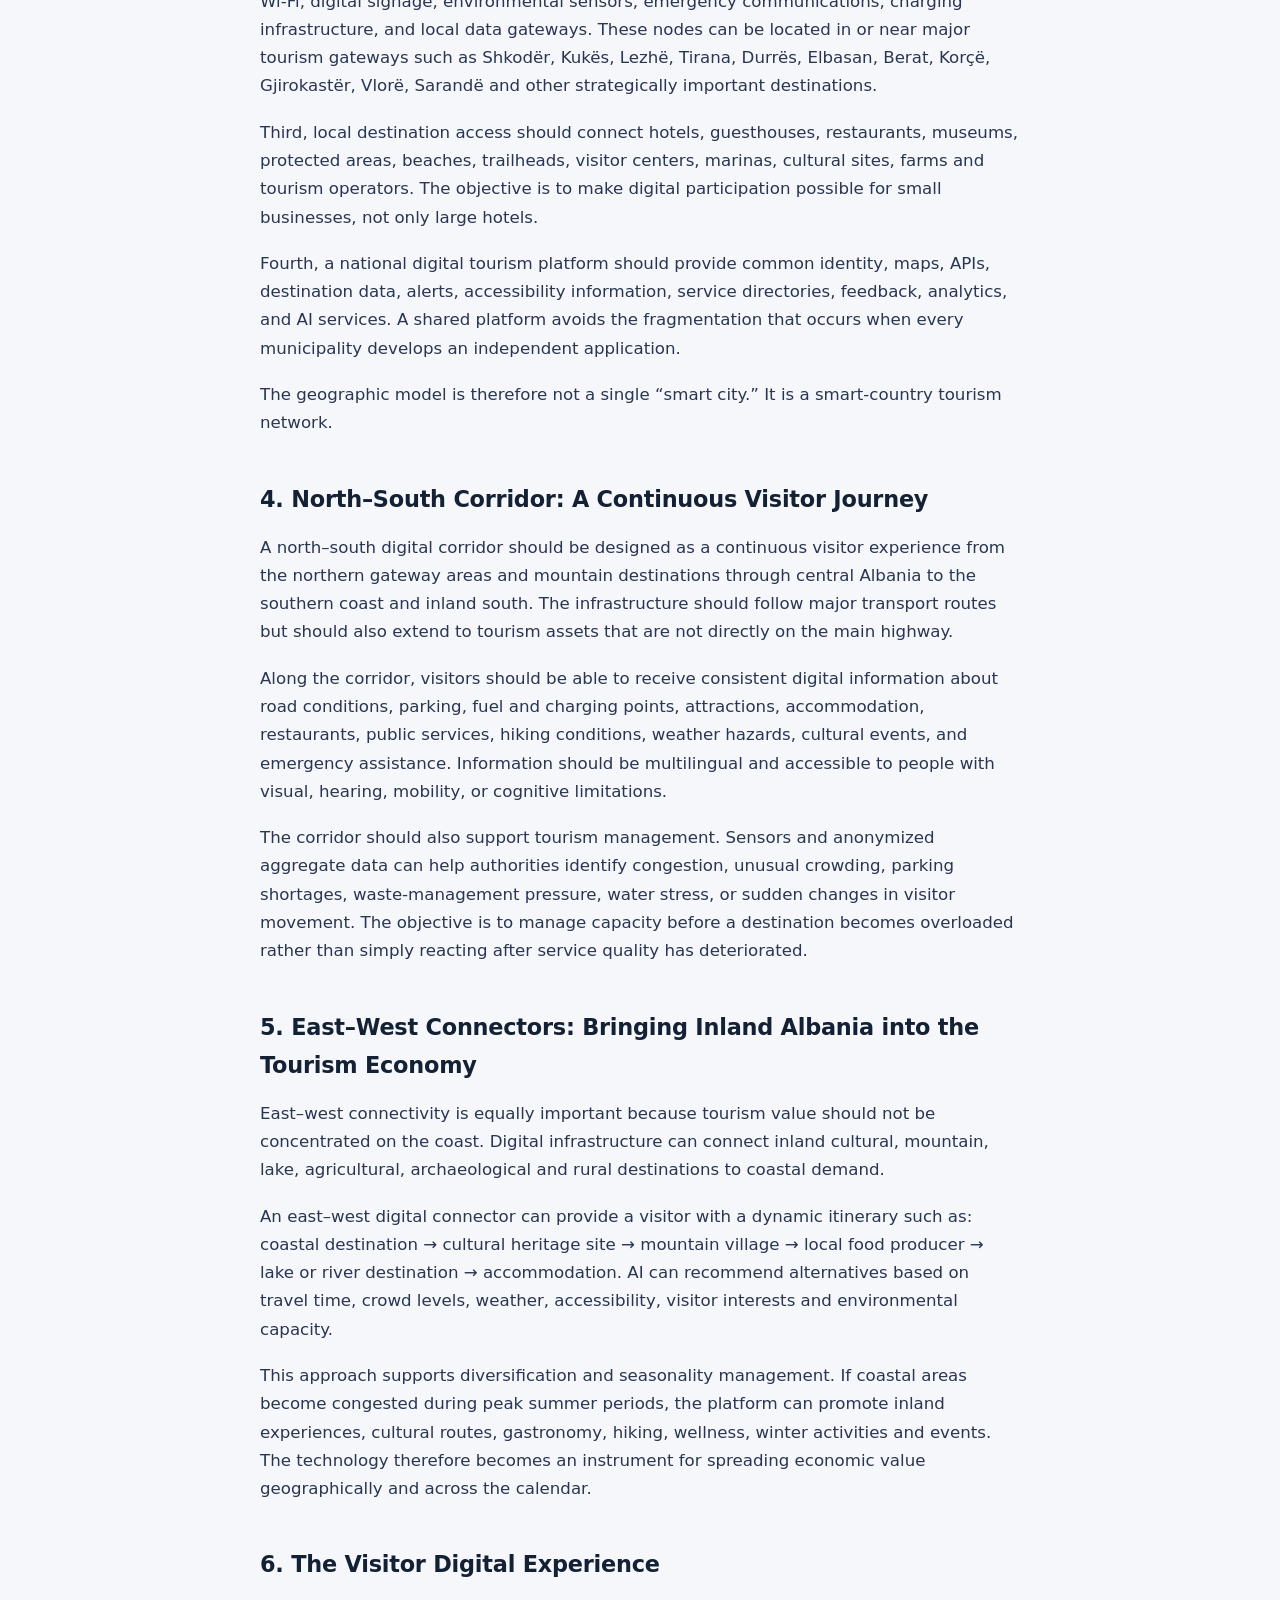
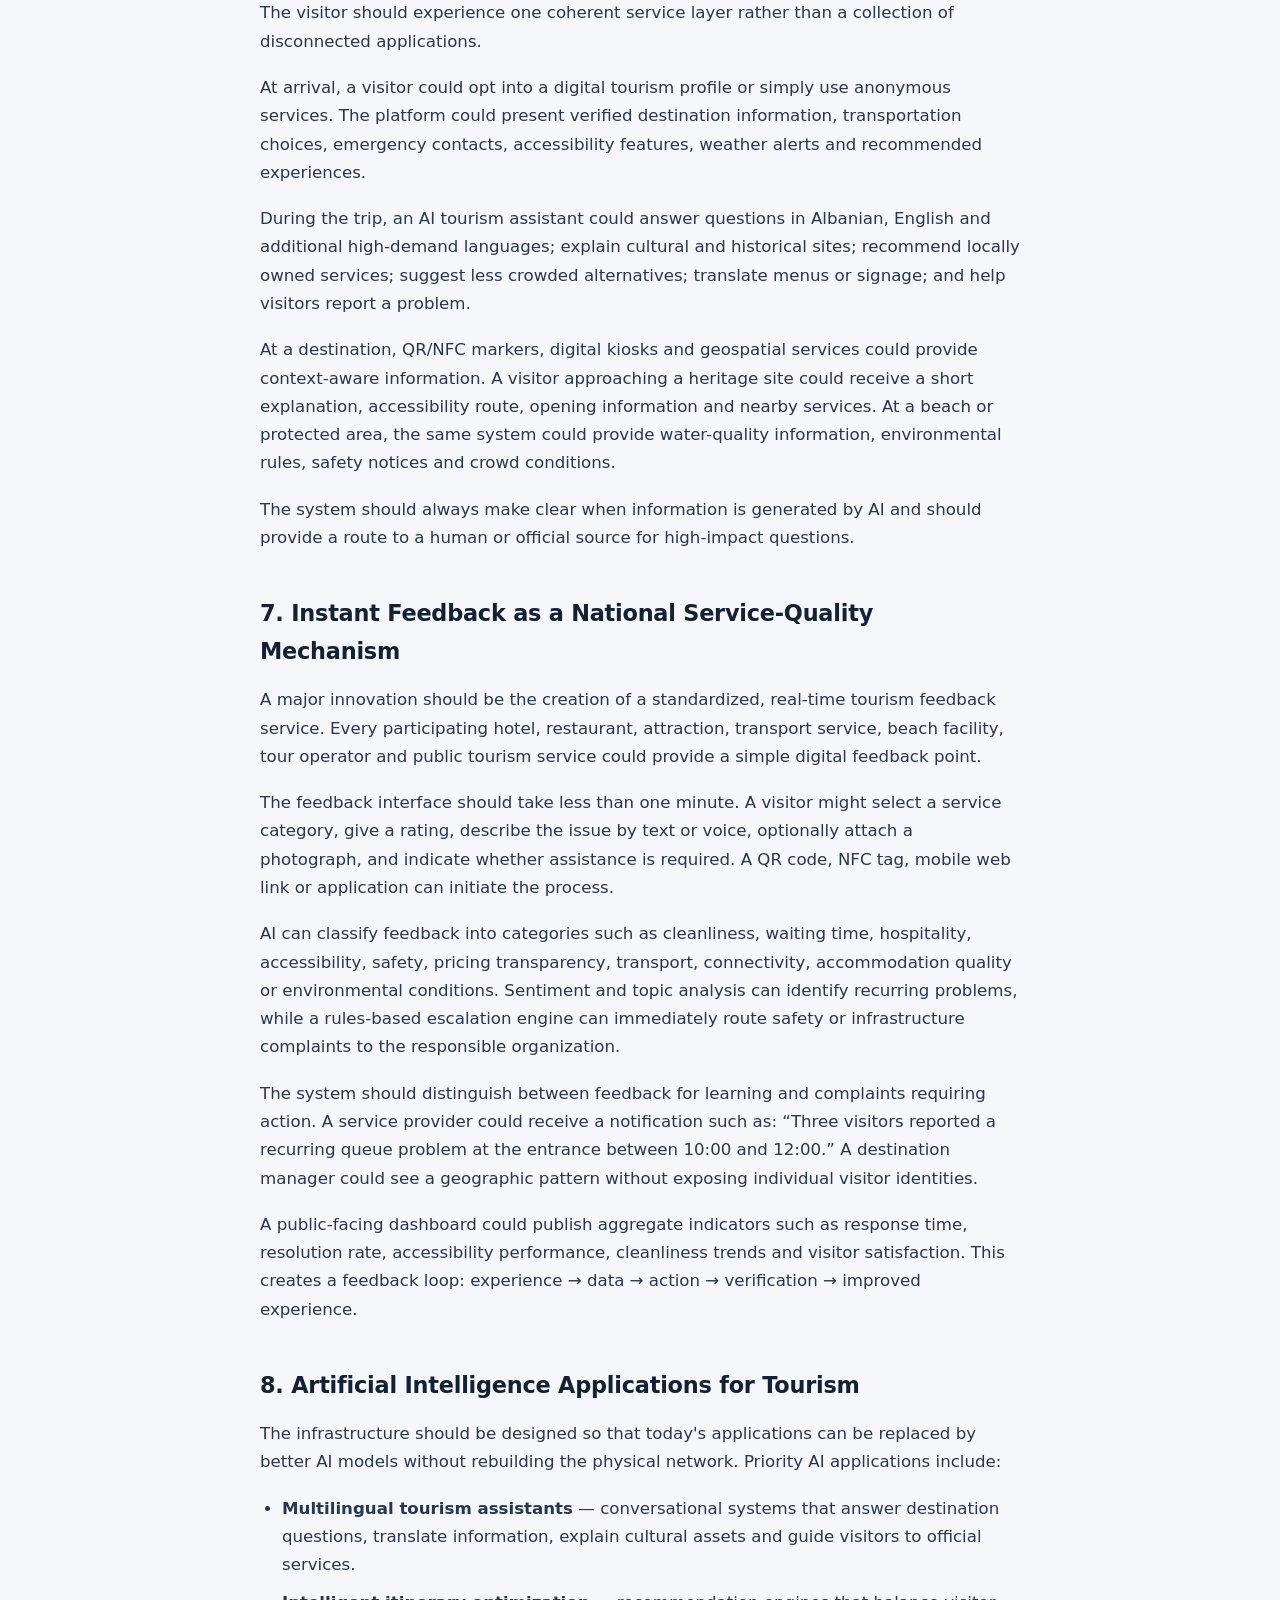
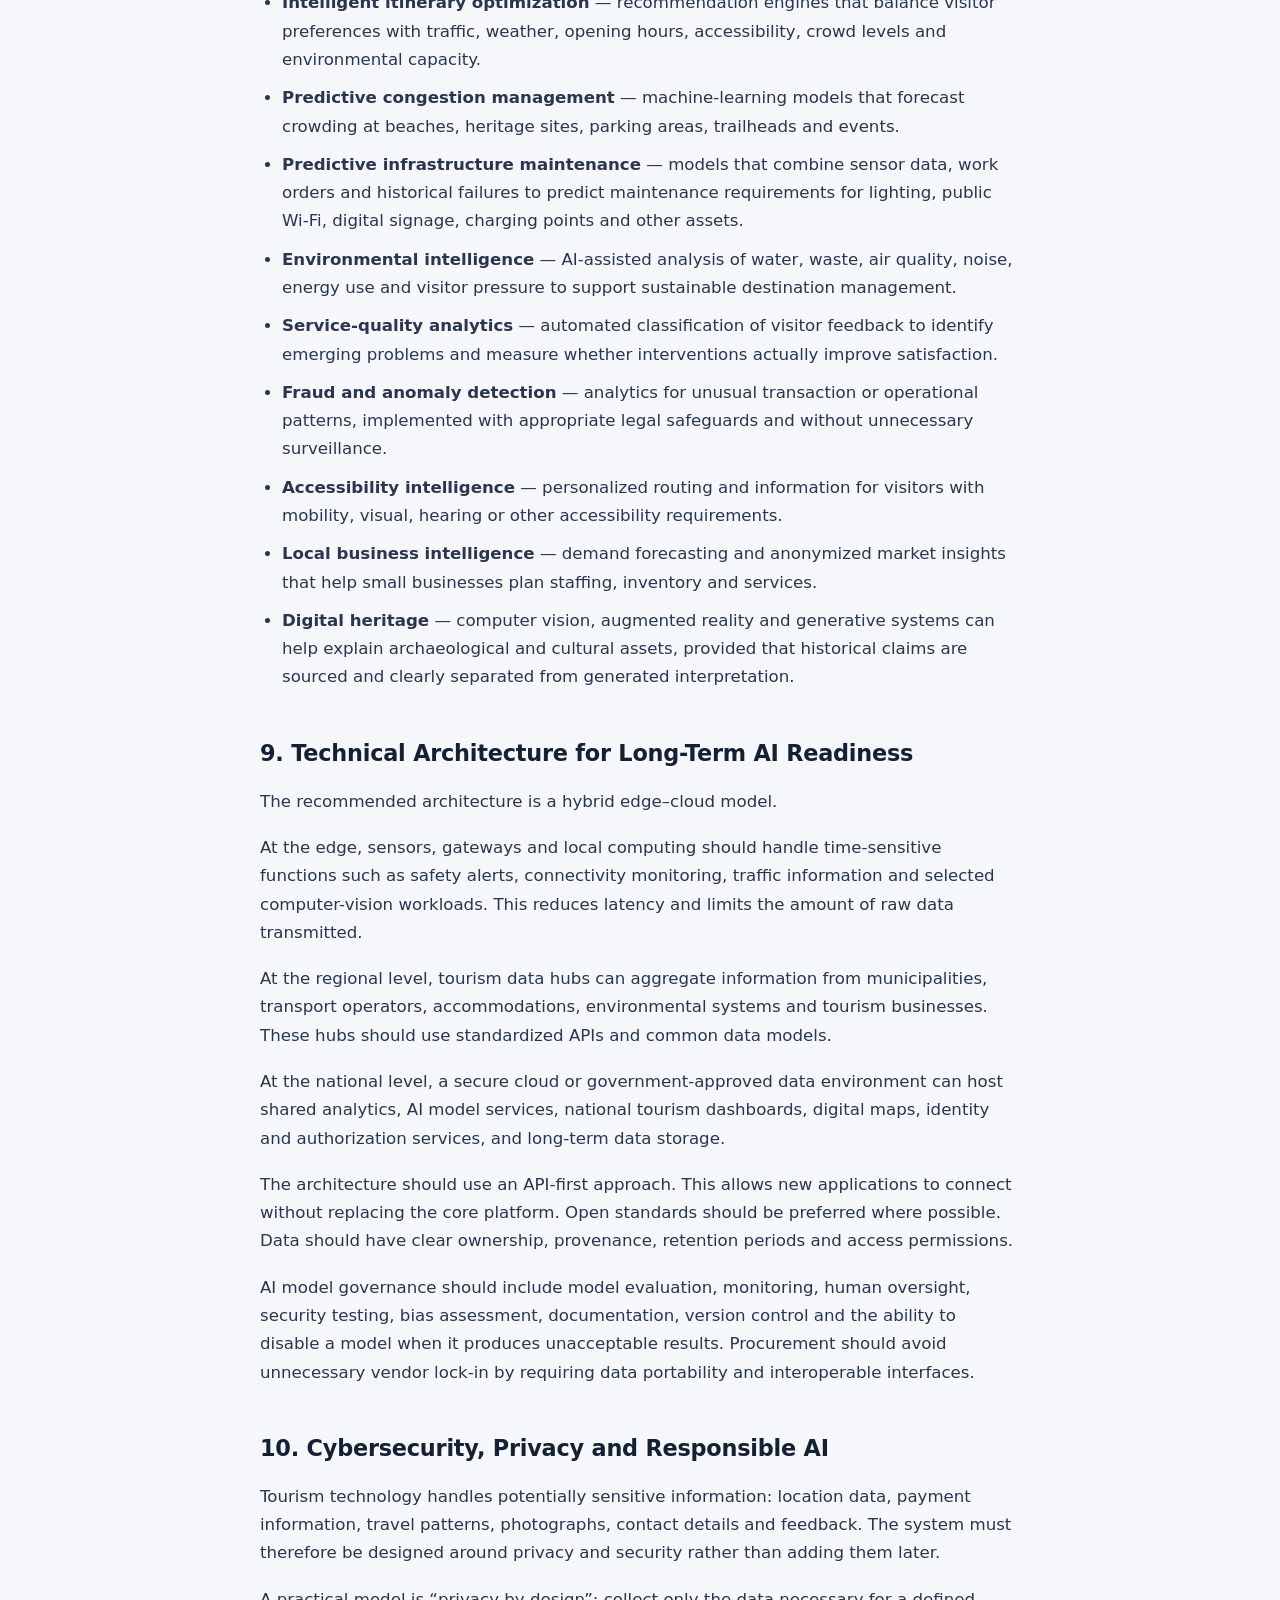
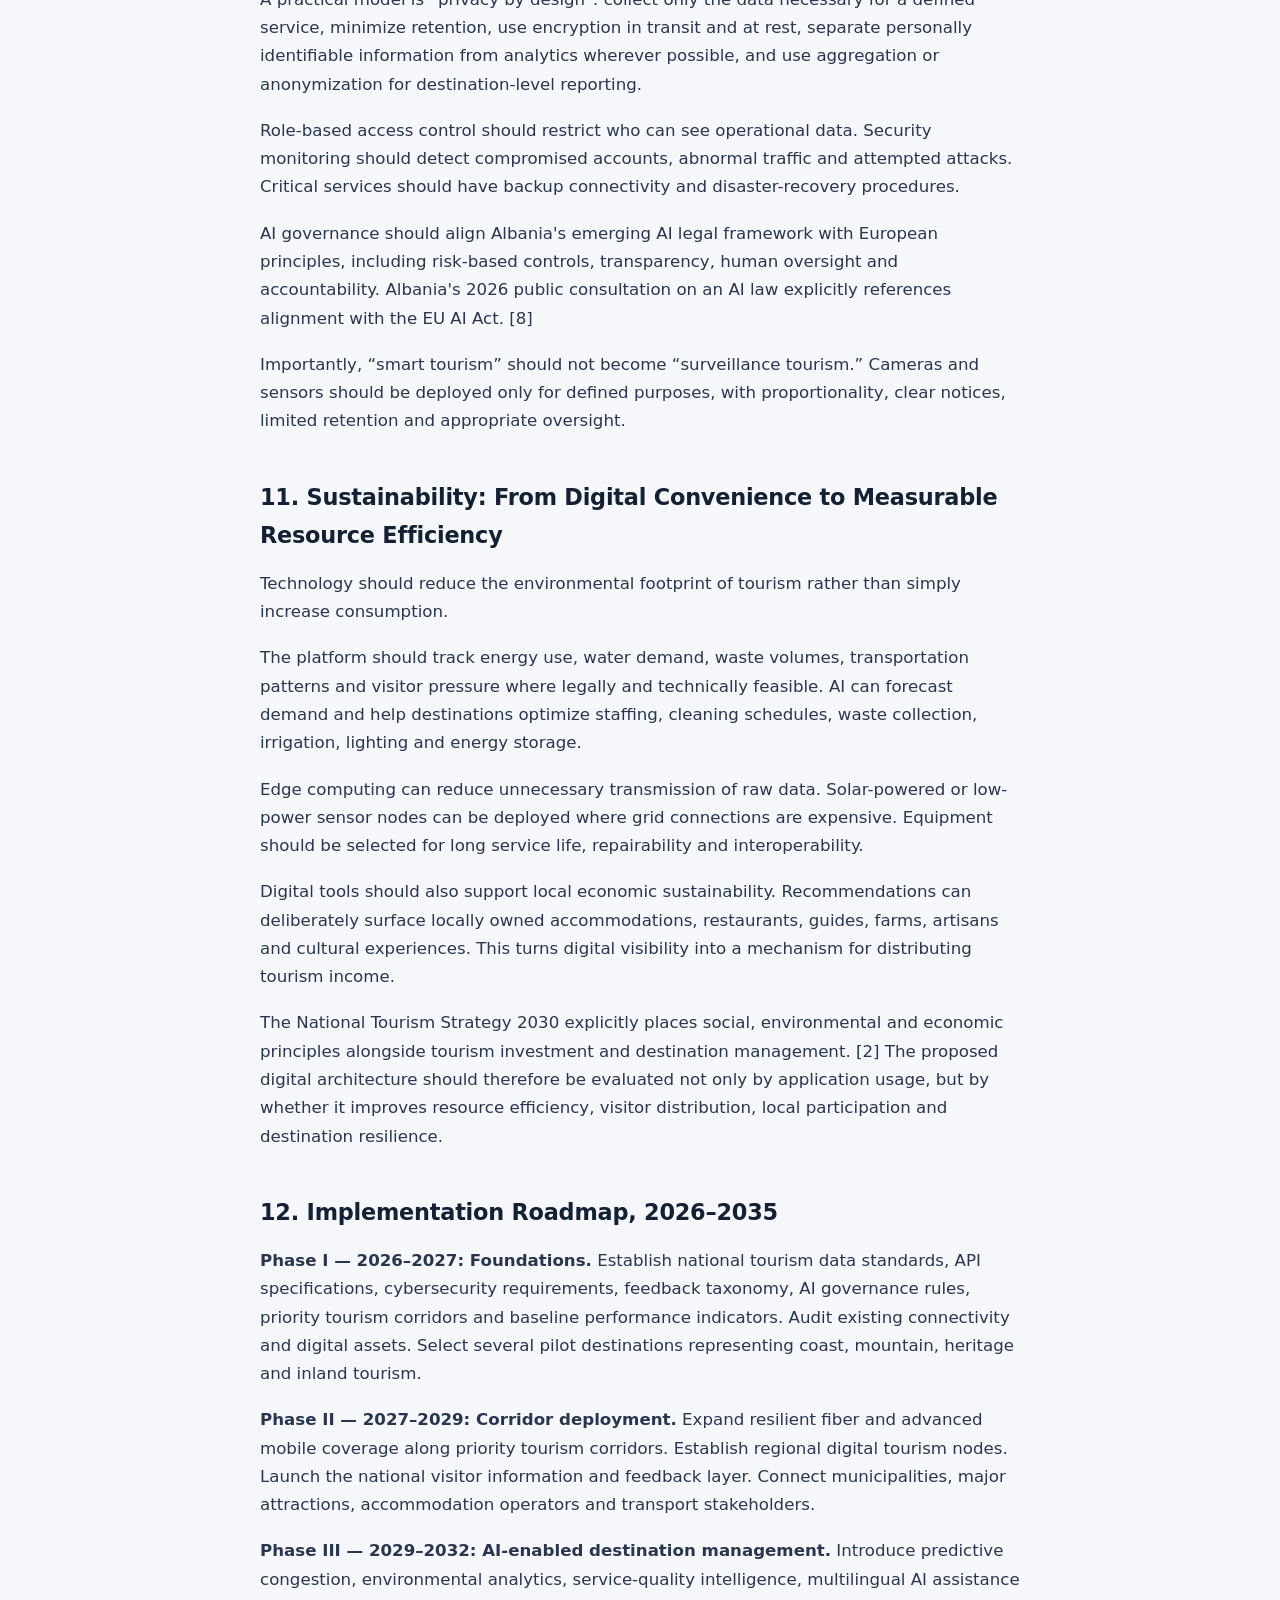
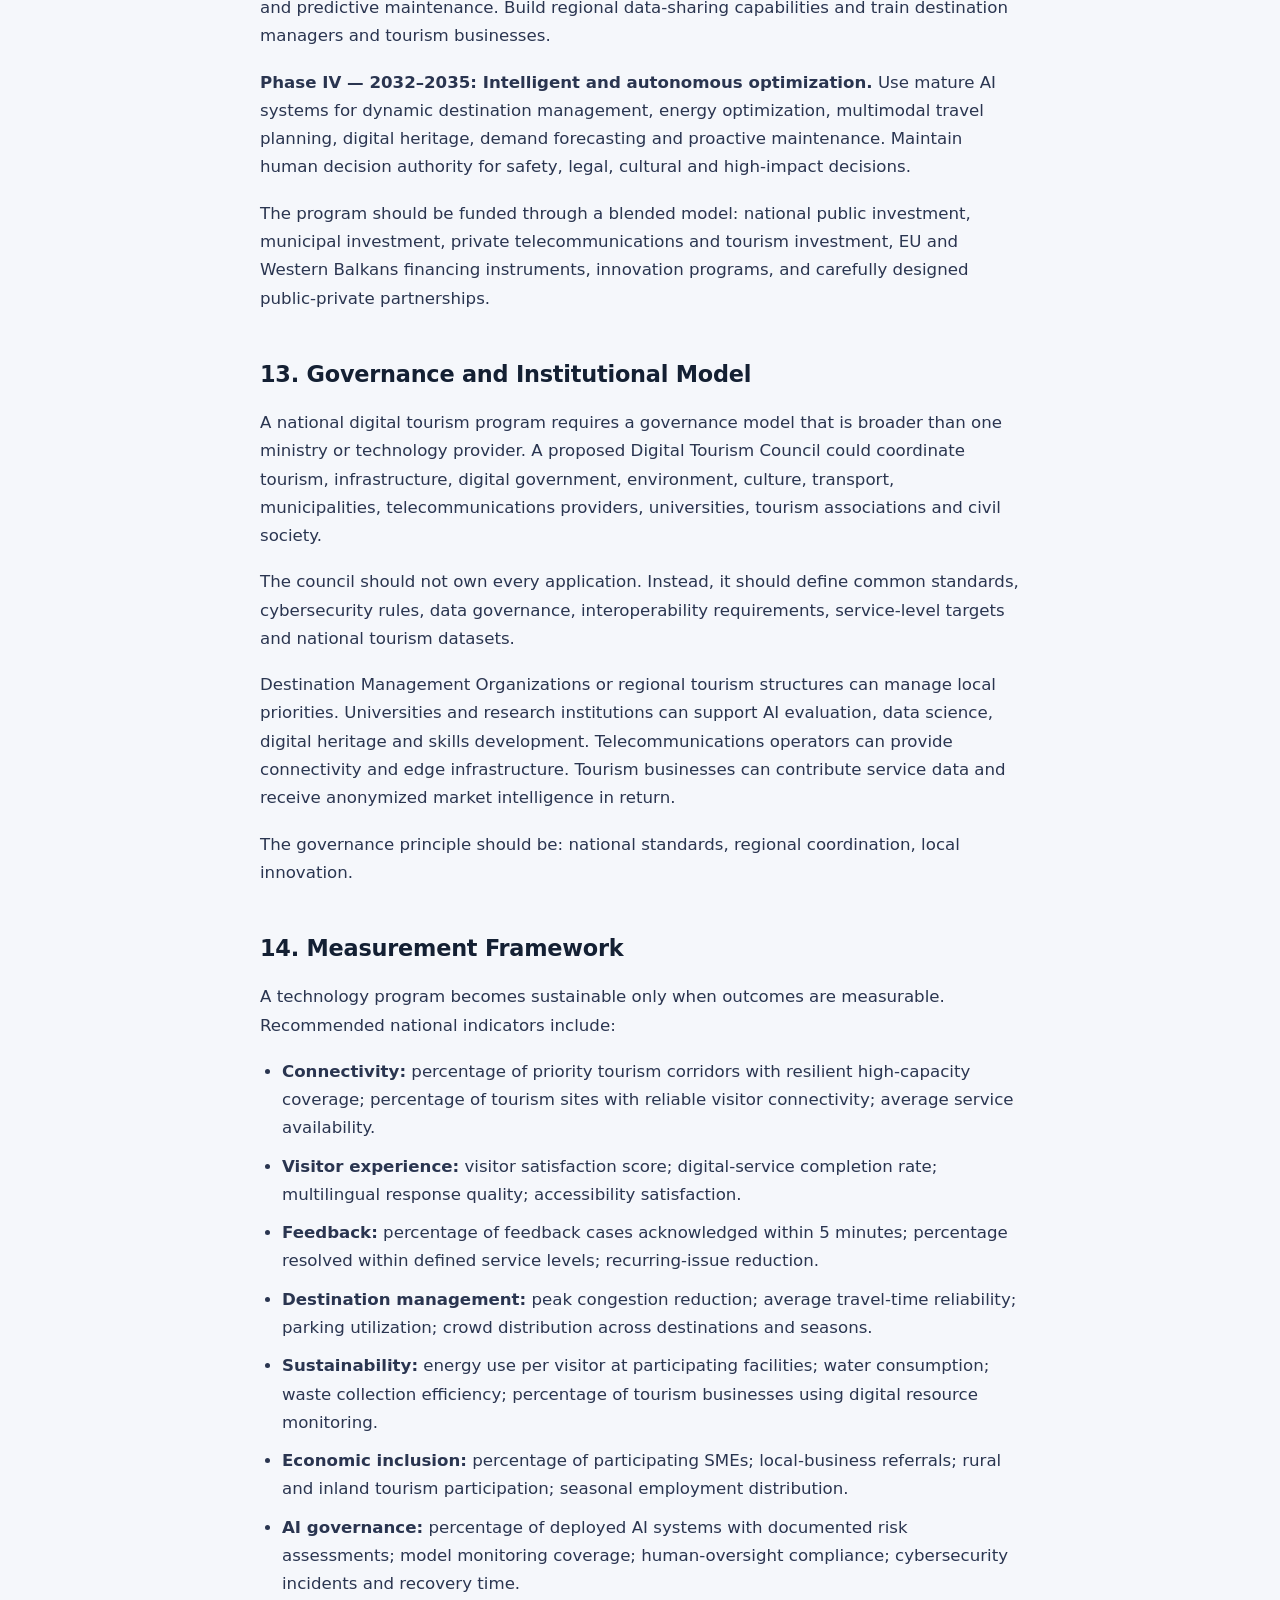
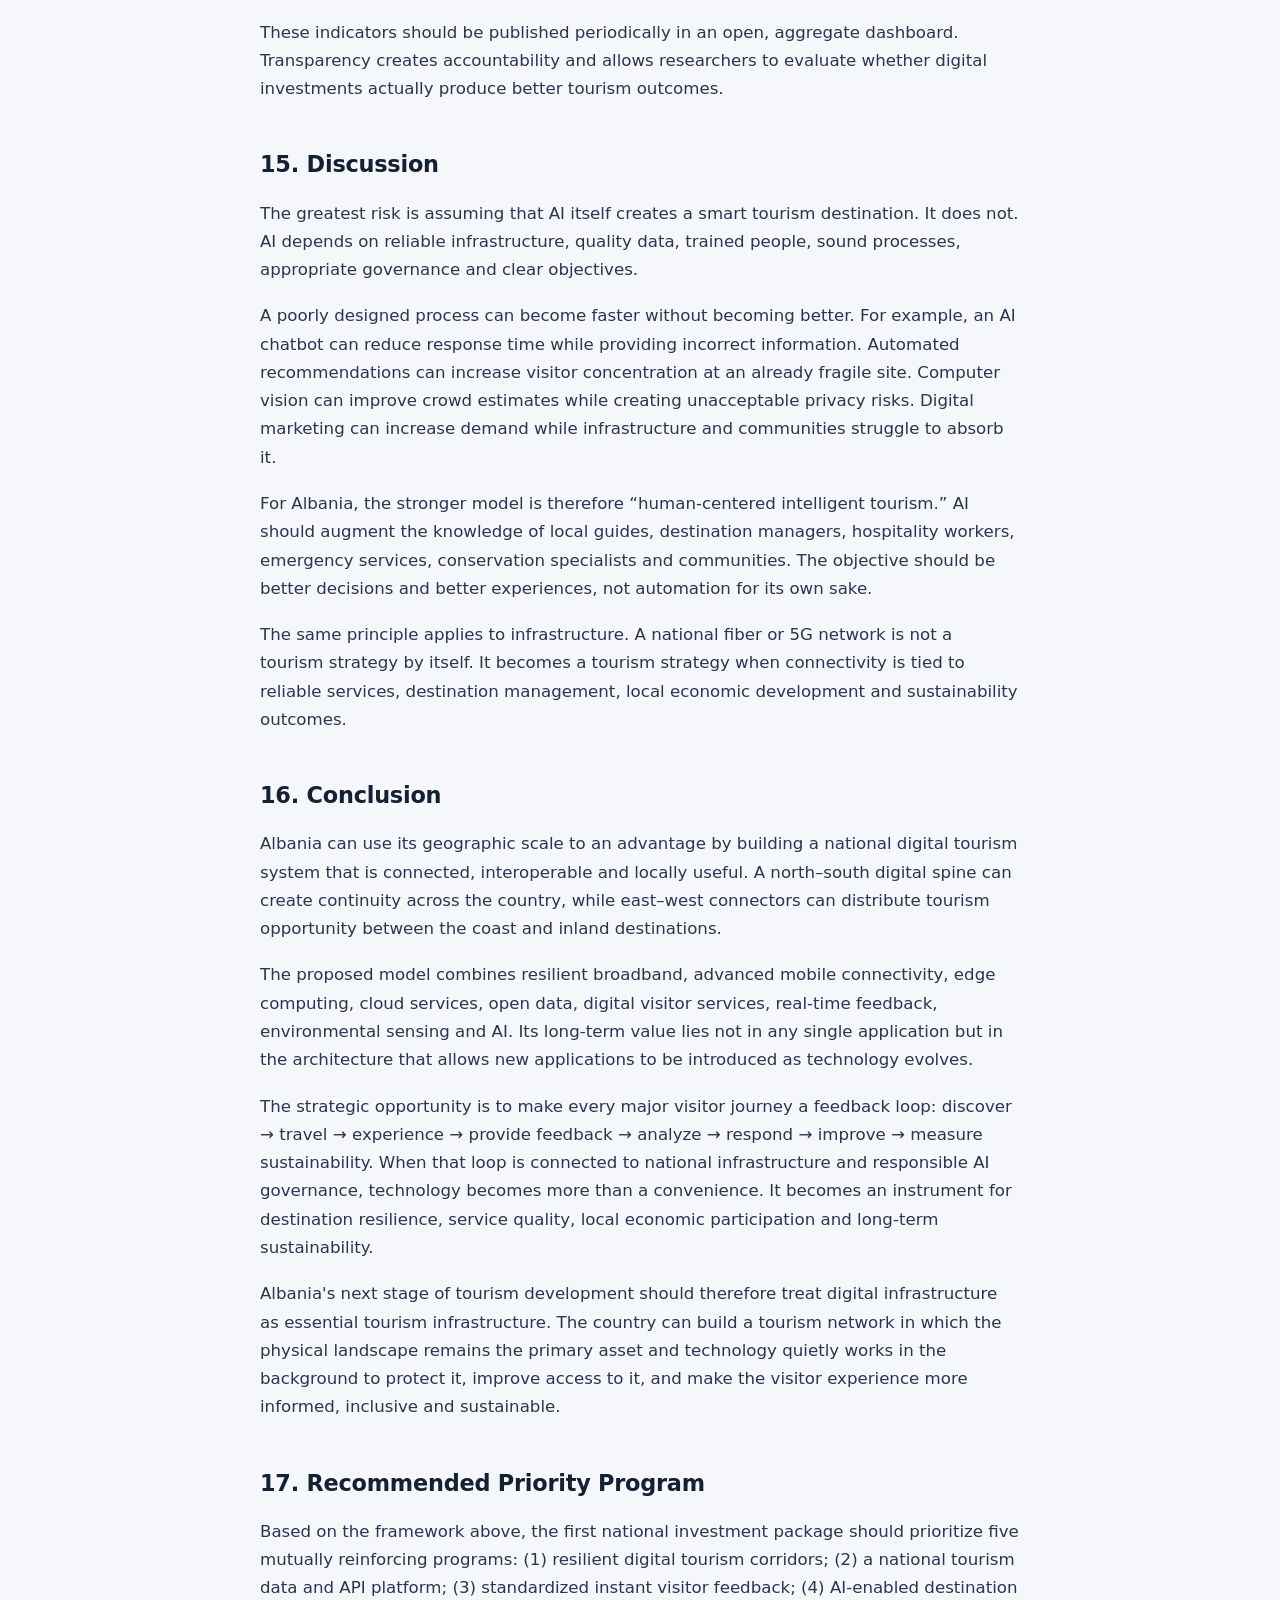
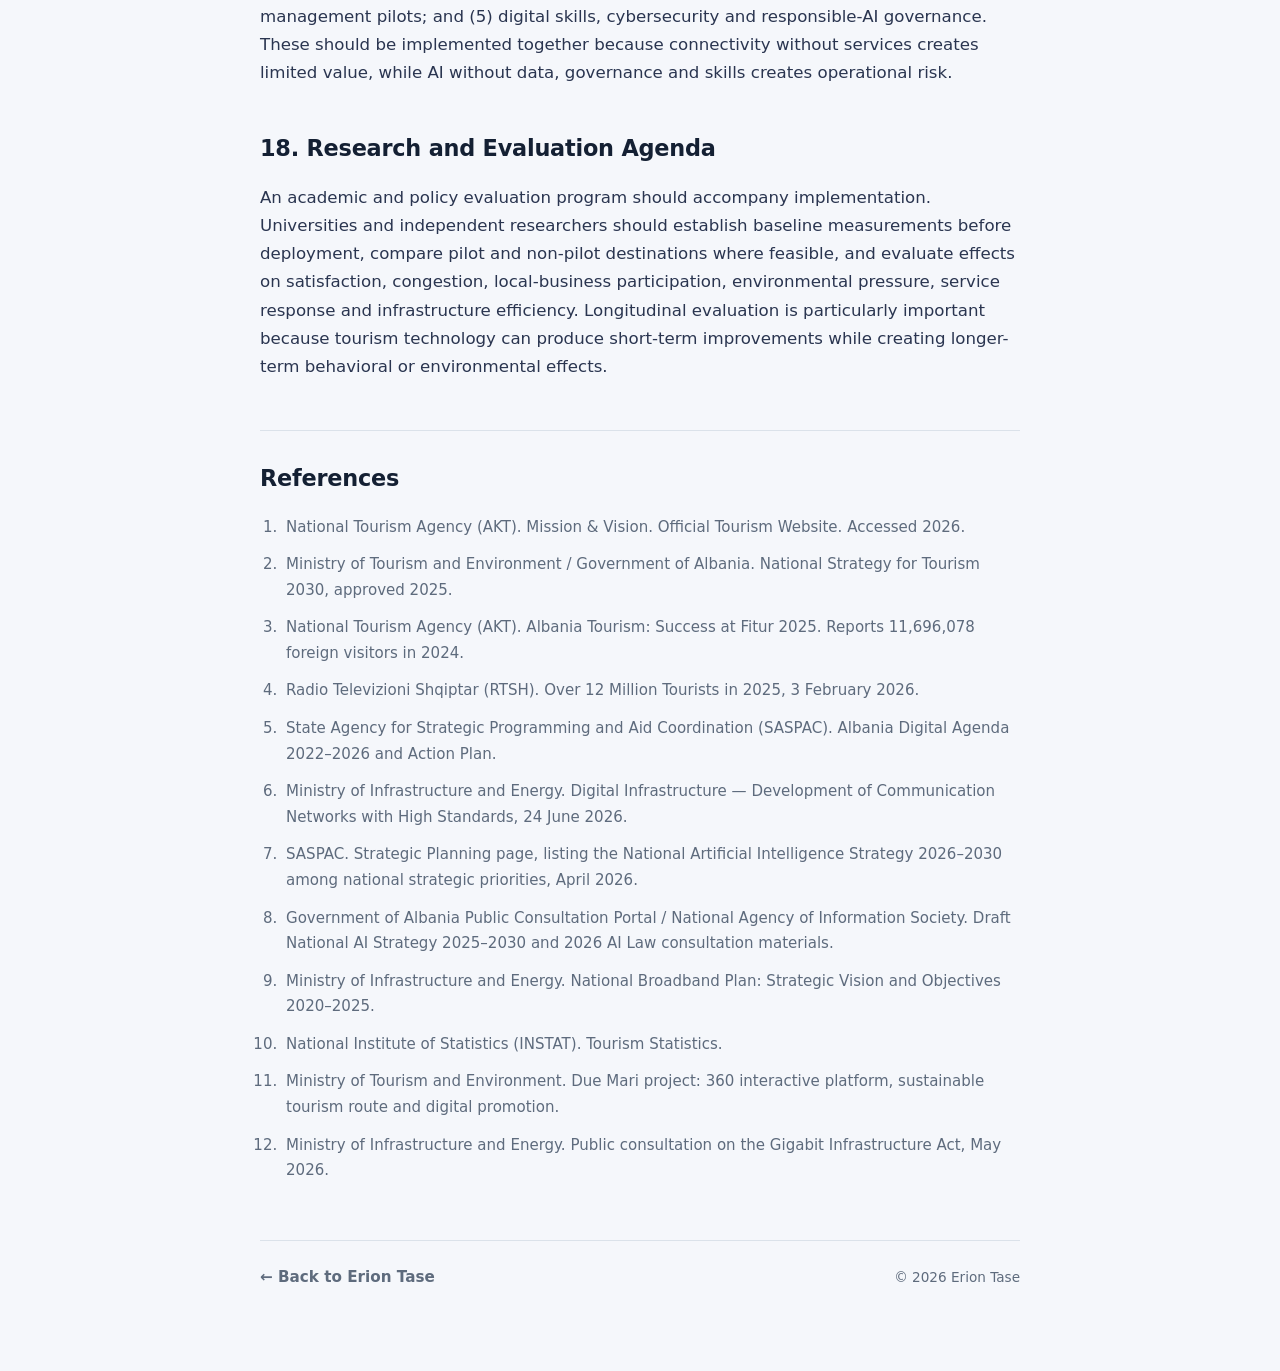
<file: research-article-5.html>
<!DOCTYPE html>
<html lang="en">
<head>
<meta charset="utf-8">
<meta name="viewport" content="width=device-width, initial-scale=1">
<title>Technological Tourism in Albania — Erion Tase</title>
<meta name="description" content="A national digital infrastructure and AI framework for sustainable tourism in Albania, covering connectivity, real-time visitor feedback, and responsible AI governance.">
<meta name="author" content="Erion Tase">
<style>
  :root {
    --bg: #f5f7fb;
    --surface: #ffffff;
    --surface-soft: #eef3f8;
    --text: #142033;
    --muted: #5e6b7d;
    --border: #dbe2ea;
    --accent: #0b63ce;
    --accent-dark: #084a9b;
    --accent-soft: #e8f1ff;
    --shadow: 0 14px 35px rgba(15, 32, 55, 0.08);
    --radius: 18px;
    --max-width: 760px;
  }

  * { box-sizing: border-box; }

  body {
    margin: 0;
    font-family: Inter, ui-sans-serif, system-ui, -apple-system, BlinkMacSystemFont, "Segoe UI", sans-serif;
    color: var(--text);
    background: var(--bg);
    line-height: 1.7;
  }

  a { color: var(--accent); }
  a:hover { color: var(--accent-dark); }

  .article-header {
    background: var(--surface);
    border-bottom: 1px solid var(--border);
  }

  .header-inner {
    width: min(100% - 32px, var(--max-width));
    margin: 0 auto;
    padding: 18px 0;
    display: flex;
    align-items: center;
    justify-content: space-between;
  }

  .back-link {
    display: inline-flex;
    align-items: center;
    gap: 6px;
    color: var(--muted);
    text-decoration: none;
    font-weight: 650;
    font-size: 0.92rem;
  }

  .back-link:hover { color: var(--accent); }

  .publication-type {
    padding: 5px 11px;
    border-radius: 999px;
    background: var(--accent-soft);
    color: var(--accent-dark);
    font-size: 0.78rem;
    font-weight: 700;
  }

  main {
    width: min(100% - 32px, var(--max-width));
    margin: 0 auto;
    padding: 48px 0 80px;
  }

  .eyebrow {
    margin: 0 0 14px;
    color: var(--accent);
    font-size: 0.82rem;
    font-weight: 800;
    letter-spacing: 0.04em;
  }

  h1 {
    margin: 0 0 18px;
    font-size: clamp(1.9rem, 4vw, 2.6rem);
    line-height: 1.2;
    letter-spacing: -0.02em;
  }

  .byline {
    display: flex;
    flex-wrap: wrap;
    gap: 6px 10px;
    align-items: center;
    margin-bottom: 10px;
    color: var(--muted);
    font-size: 0.95rem;
  }

  .byline strong { color: var(--text); }

  .affiliation {
    margin: 0 0 32px;
    color: var(--muted);
    font-size: 0.92rem;
    font-style: italic;
  }

  .abstract-box {
    padding: 22px 24px;
    margin-bottom: 36px;
    background: var(--surface);
    border: 1px solid var(--border);
    border-left: 4px solid var(--accent);
    border-radius: 10px;
    box-shadow: var(--shadow);
  }

  .abstract-box h2 {
    margin: 0 0 10px;
    font-size: 0.78rem;
    text-transform: uppercase;
    letter-spacing: 0.08em;
    color: var(--accent);
  }

  .abstract-box p {
    margin: 0;
    color: var(--text);
    font-size: 0.98rem;
  }

  .keywords {
    margin-top: 16px;
    padding-top: 16px;
    border-top: 1px solid var(--border);
    font-size: 0.88rem;
    color: var(--muted);
  }

  .keywords strong { color: var(--text); }

  article h2 {
    margin: 42px 0 16px;
    font-size: 1.4rem;
    letter-spacing: -0.01em;
    color: var(--text);
  }

  article p {
    margin: 0 0 18px;
    font-size: 1.04rem;
    color: #2a3550;
  }

  figure {
    margin: 32px 0;
    text-align: center;
  }

  figure img {
    max-width: 100%;
    height: auto;
    border-radius: 10px;
    background: var(--surface);
    padding: 12px;
    border: 1px solid var(--border);
  }

  figcaption {
    margin-top: 10px;
    font-size: 0.88rem;
    color: var(--muted);
    font-style: italic;
  }

  .references {
    margin-top: 48px;
    padding-top: 28px;
    border-top: 1px solid var(--border);
  }

  .references h2 {
    margin: 0 0 18px;
  }

  .references ol {
    margin: 0;
    padding-left: 22px;
    color: var(--muted);
    font-size: 0.94rem;
  }

  .references li {
    margin-bottom: 12px;
    padding-left: 4px;
  }

  .academic-note {
    margin-top: 36px;
    padding: 16px 18px;
    border-left: 4px solid var(--accent);
    color: var(--muted);
    background: var(--surface-soft);
    border-radius: 8px;
    font-size: 0.9rem;
    font-style: italic;
  }

  .article-footer {
    margin-top: 56px;
    padding-top: 24px;
    border-top: 1px solid var(--border);
    display: flex;
    justify-content: space-between;
    align-items: center;
    flex-wrap: wrap;
    gap: 12px;
  }

  .article-footer .back-link {
    font-size: 0.95rem;
  }

  .copyright {
    color: var(--muted);
    font-size: 0.85rem;
  }

  @media (max-width: 640px) {
    h1 { font-size: 1.7rem; }
    article h2 { font-size: 1.25rem; }
  }
</style>
<style>
  table.sys-table {
    width: 100%;
    border-collapse: collapse;
    margin: 24px 0 32px;
    font-size: 0.92rem;
  }
  table.sys-table th {
    background: var(--accent);
    color: #fff;
    text-align: left;
    padding: 10px 12px;
    font-weight: 700;
  }
  table.sys-table td {
    padding: 10px 12px;
    border-bottom: 1px solid var(--border);
    color: #2a3550;
    vertical-align: top;
  }
  table.sys-table tr:nth-child(even) td {
    background: var(--surface-soft);
  }
  article ul {
    margin: 0 0 20px;
    padding-left: 22px;
  }
  article ul li {
    margin-bottom: 10px;
    font-size: 1.04rem;
    color: #2a3550;
  }
  h3 {
    margin: 28px 0 12px;
    font-size: 1.15rem;
    color: var(--text);
  }
</style>
</head>
<body>

  <header class="article-header">
    <div class="header-inner">
      <a class="back-link" href="../index.html#research">&larr; Back to Erion Tase</a>
      <span class="publication-type">Academic Policy &amp; Implementation Article</span>
    </div>
  </header>

  <main>
    <article>
      <p class="eyebrow">Digital Infrastructure &middot; Artificial Intelligence &middot; Sustainable Tourism</p>
      <h1>Technological Tourism in Albania: A National Digital Infrastructure and AI Framework for Sustainable Visitor Experience</h1>

      <div class="byline">
        <span>By <strong>Erion Tase</strong></span>
      </div>
      <p class="affiliation">An implementation framework for connectivity, real-time visitor feedback, artificial intelligence, and long-term tourism sustainability &mdash; October 2026</p>

      <div class="abstract-box">
        <h2>Abstract</h2>
        <p>
          Albania's rapid tourism growth creates an opportunity to treat digital infrastructure as part of the
          country's tourism infrastructure rather than as a separate telecommunications policy. This article
          proposes a national, interoperable digital tourism architecture that connects airports, ports,
          highways, border crossings, cities, mountain destinations, archaeological and cultural sites, beaches,
          rural communities, accommodation providers, and tourism businesses through resilient fiber, advanced
          mobile connectivity, edge computing, cloud services, open data, and artificial intelligence (AI). The
          proposed model is organized around two complementary geographic spines: a north&ndash;south tourism
          corridor and a set of east&ndash;west connectors linking inland destinations with the Adriatic and
          Ionian coasts and with neighboring markets. The objective is not simply to provide faster internet. It
          is to create a continuous visitor-service layer capable of multilingual assistance, route optimization,
          congestion management, accessibility support, predictive maintenance, personalized recommendations,
          environmental monitoring, and immediate service feedback. The paper argues that AI should be
          implemented as a decision-support and service-enhancement capability, not as a substitute for human
          hospitality or local knowledge. Long-term sustainability therefore requires interoperable data
          standards, privacy and cybersecurity controls, energy-efficient infrastructure, local skills,
          transparent AI governance, vendor-neutral procurement, and measurable outcomes.
        </p>
        <p class="keywords">
          <strong>Keywords:</strong> Albania; digital tourism; tourism infrastructure; fiber optics; 5G; edge
          computing; artificial intelligence; visitor experience; real-time feedback; smart destinations;
          sustainability; open data; cybersecurity.
        </p>
      </div>

      <h2>Proposed System at a Glance</h2>
      <table class="sys-table">
        <tr><th>Layer</th><th>Core capability</th><th>Tourism value</th><th>AI readiness</th></tr>
        <tr><td>National backbone</td><td>Resilient fiber, diverse routes, 5G/advanced mobile</td><td>Reliable access across corridors</td><td>High-capacity data transport</td></tr>
        <tr><td>Regional nodes</td><td>Edge computing, Wi-Fi, sensors, gateways</td><td>Low-latency local services</td><td>Real-time inference</td></tr>
        <tr><td>Destination layer</td><td>QR/NFC, kiosks, local APIs, SME connectivity</td><td>Contextual visitor assistance</td><td>Local data and feedback</td></tr>
        <tr><td>National platform</td><td>Maps, open data, alerts, feedback, analytics</td><td>One coherent visitor journey</td><td>Model/API interoperability</td></tr>
      </table>

      <h2>1. Introduction</h2>
      <p>Tourism is increasingly experienced through a combination of physical and digital systems. A visitor may discover a destination through a digital platform, navigate by mobile device, pay electronically, translate information through an AI assistant, reserve a local service, receive a weather or road alert, and submit feedback before leaving the destination. The quality of that digital journey increasingly influences the quality of the physical journey.</p>
      <p>Albania has an unusually strong opportunity to integrate these two dimensions because tourism is distributed across a compact but geographically diverse territory. Coastal tourism, mountain tourism, cultural heritage, agritourism, adventure tourism, urban tourism, and cross-border travel can be connected through a national digital layer. The National Tourism Agency describes its vision as making Albania a year-round, sustainable and internationally competitive destination, while the National Tourism Strategy 2030 is structured around investment, destination management, tourism-product development, marketing, and capacity building, with social, environmental, and economic principles at its foundation. [1][2]</p>
      <p>The central argument of this article is that Albania should plan digital tourism infrastructure in the same geographic way it plans roads and transport: as a connected national network with resilient corridors, regional nodes, local access points, and service standards. The network should work from north to south and east to west, while allowing individual municipalities and tourism businesses to participate without being forced into a single technology vendor.</p>

      <h2>2. The Strategic Context</h2>
      <p>Albania's tourism demand has expanded rapidly. Official tourism information reported 11,696,078 foreign visitors in 2024, while public reporting on 2025 indicated more than 12 million visitors. [3][4] The growth creates economic opportunity but also increases pressure on roads, utilities, beaches, heritage sites, waste systems, emergency services, accommodation capacity, and local communities.</p>
      <p>At the same time, Albania has been pursuing a broader digital transformation. The Digital Agenda 2022&ndash;2026 identifies safe, fast and reliable internet access, digital skills, digital innovation, productive use of public data, and the incorporation of digital technologies across economic sectors as strategic objectives. [5] In June 2026, the Ministry of Infrastructure and Energy described the country's direction toward gigabit fiber networks and advanced 5G coverage aligned with European objectives. [6] Albania has also published a National Artificial Intelligence Strategy 2025&ndash;2030 consultation process, and strategic-planning materials list an AI Strategy 2026&ndash;2030 among national priorities. [7][8]</p>
      <p>These developments suggest that tourism should not develop a parallel technology ecosystem. Instead, tourism should become a major use case for national digital infrastructure, using common standards and infrastructure while adding destination-specific applications.</p>

      <h2>3. A North&ndash;South and East&ndash;West Digital Tourism Network</h2>
      <p>The proposed network has four layers.</p>
      <p>First, the national backbone should provide resilient high-capacity connectivity between major population centers, airports, ports, border crossings, transport corridors, data centers, and regional tourism hubs. Fiber should be the preferred long-term backbone, with diverse routes so that a single cut does not isolate a region.</p>
      <p>Second, regional tourism nodes should combine connectivity with edge computing, public Wi-Fi, digital signage, environmental sensors, emergency communications, charging infrastructure, and local data gateways. These nodes can be located in or near major tourism gateways such as Shkod&euml;r, Kuk&euml;s, Lezh&euml;, Tirana, Durr&euml;s, Elbasan, Berat, Kor&ccedil;&euml;, Gjirokast&euml;r, Vlor&euml;, Sarand&euml; and other strategically important destinations.</p>
      <p>Third, local destination access should connect hotels, guesthouses, restaurants, museums, protected areas, beaches, trailheads, visitor centers, marinas, cultural sites, farms and tourism operators. The objective is to make digital participation possible for small businesses, not only large hotels.</p>
      <p>Fourth, a national digital tourism platform should provide common identity, maps, APIs, destination data, alerts, accessibility information, service directories, feedback, analytics, and AI services. A shared platform avoids the fragmentation that occurs when every municipality develops an independent application.</p>
      <p>The geographic model is therefore not a single &ldquo;smart city.&rdquo; It is a smart-country tourism network.</p>

      <h2>4. North&ndash;South Corridor: A Continuous Visitor Journey</h2>
      <p>A north&ndash;south digital corridor should be designed as a continuous visitor experience from the northern gateway areas and mountain destinations through central Albania to the southern coast and inland south. The infrastructure should follow major transport routes but should also extend to tourism assets that are not directly on the main highway.</p>
      <p>Along the corridor, visitors should be able to receive consistent digital information about road conditions, parking, fuel and charging points, attractions, accommodation, restaurants, public services, hiking conditions, weather hazards, cultural events, and emergency assistance. Information should be multilingual and accessible to people with visual, hearing, mobility, or cognitive limitations.</p>
      <p>The corridor should also support tourism management. Sensors and anonymized aggregate data can help authorities identify congestion, unusual crowding, parking shortages, waste-management pressure, water stress, or sudden changes in visitor movement. The objective is to manage capacity before a destination becomes overloaded rather than simply reacting after service quality has deteriorated.</p>

      <h2>5. East&ndash;West Connectors: Bringing Inland Albania into the Tourism Economy</h2>
      <p>East&ndash;west connectivity is equally important because tourism value should not be concentrated on the coast. Digital infrastructure can connect inland cultural, mountain, lake, agricultural, archaeological and rural destinations to coastal demand.</p>
      <p>An east&ndash;west digital connector can provide a visitor with a dynamic itinerary such as: coastal destination &rarr; cultural heritage site &rarr; mountain village &rarr; local food producer &rarr; lake or river destination &rarr; accommodation. AI can recommend alternatives based on travel time, crowd levels, weather, accessibility, visitor interests and environmental capacity.</p>
      <p>This approach supports diversification and seasonality management. If coastal areas become congested during peak summer periods, the platform can promote inland experiences, cultural routes, gastronomy, hiking, wellness, winter activities and events. The technology therefore becomes an instrument for spreading economic value geographically and across the calendar.</p>

      <h2>6. The Visitor Digital Experience</h2>
      <p>The visitor should experience one coherent service layer rather than a collection of disconnected applications.</p>
      <p>At arrival, a visitor could opt into a digital tourism profile or simply use anonymous services. The platform could present verified destination information, transportation choices, emergency contacts, accessibility features, weather alerts and recommended experiences.</p>
      <p>During the trip, an AI tourism assistant could answer questions in Albanian, English and additional high-demand languages; explain cultural and historical sites; recommend locally owned services; suggest less crowded alternatives; translate menus or signage; and help visitors report a problem.</p>
      <p>At a destination, QR/NFC markers, digital kiosks and geospatial services could provide context-aware information. A visitor approaching a heritage site could receive a short explanation, accessibility route, opening information and nearby services. At a beach or protected area, the same system could provide water-quality information, environmental rules, safety notices and crowd conditions.</p>
      <p>The system should always make clear when information is generated by AI and should provide a route to a human or official source for high-impact questions.</p>

      <h2>7. Instant Feedback as a National Service-Quality Mechanism</h2>
      <p>A major innovation should be the creation of a standardized, real-time tourism feedback service. Every participating hotel, restaurant, attraction, transport service, beach facility, tour operator and public tourism service could provide a simple digital feedback point.</p>
      <p>The feedback interface should take less than one minute. A visitor might select a service category, give a rating, describe the issue by text or voice, optionally attach a photograph, and indicate whether assistance is required. A QR code, NFC tag, mobile web link or application can initiate the process.</p>
      <p>AI can classify feedback into categories such as cleanliness, waiting time, hospitality, accessibility, safety, pricing transparency, transport, connectivity, accommodation quality or environmental conditions. Sentiment and topic analysis can identify recurring problems, while a rules-based escalation engine can immediately route safety or infrastructure complaints to the responsible organization.</p>
      <p>The system should distinguish between feedback for learning and complaints requiring action. A service provider could receive a notification such as: &ldquo;Three visitors reported a recurring queue problem at the entrance between 10:00 and 12:00.&rdquo; A destination manager could see a geographic pattern without exposing individual visitor identities.</p>
      <p>A public-facing dashboard could publish aggregate indicators such as response time, resolution rate, accessibility performance, cleanliness trends and visitor satisfaction. This creates a feedback loop: experience &rarr; data &rarr; action &rarr; verification &rarr; improved experience.</p>

      <h2>8. Artificial Intelligence Applications for Tourism</h2>
      <p>The infrastructure should be designed so that today's applications can be replaced by better AI models without rebuilding the physical network. Priority AI applications include:</p>
      <ul>
        <li><strong>Multilingual tourism assistants</strong> &mdash; conversational systems that answer destination questions, translate information, explain cultural assets and guide visitors to official services.</li>
        <li><strong>Intelligent itinerary optimization</strong> &mdash; recommendation engines that balance visitor preferences with traffic, weather, opening hours, accessibility, crowd levels and environmental capacity.</li>
        <li><strong>Predictive congestion management</strong> &mdash; machine-learning models that forecast crowding at beaches, heritage sites, parking areas, trailheads and events.</li>
        <li><strong>Predictive infrastructure maintenance</strong> &mdash; models that combine sensor data, work orders and historical failures to predict maintenance requirements for lighting, public Wi-Fi, digital signage, charging points and other assets.</li>
        <li><strong>Environmental intelligence</strong> &mdash; AI-assisted analysis of water, waste, air quality, noise, energy use and visitor pressure to support sustainable destination management.</li>
        <li><strong>Service-quality analytics</strong> &mdash; automated classification of visitor feedback to identify emerging problems and measure whether interventions actually improve satisfaction.</li>
        <li><strong>Fraud and anomaly detection</strong> &mdash; analytics for unusual transaction or operational patterns, implemented with appropriate legal safeguards and without unnecessary surveillance.</li>
        <li><strong>Accessibility intelligence</strong> &mdash; personalized routing and information for visitors with mobility, visual, hearing or other accessibility requirements.</li>
        <li><strong>Local business intelligence</strong> &mdash; demand forecasting and anonymized market insights that help small businesses plan staffing, inventory and services.</li>
        <li><strong>Digital heritage</strong> &mdash; computer vision, augmented reality and generative systems can help explain archaeological and cultural assets, provided that historical claims are sourced and clearly separated from generated interpretation.</li>
      </ul>

      <h2>9. Technical Architecture for Long-Term AI Readiness</h2>
      <p>The recommended architecture is a hybrid edge&ndash;cloud model.</p>
      <p>At the edge, sensors, gateways and local computing should handle time-sensitive functions such as safety alerts, connectivity monitoring, traffic information and selected computer-vision workloads. This reduces latency and limits the amount of raw data transmitted.</p>
      <p>At the regional level, tourism data hubs can aggregate information from municipalities, transport operators, accommodations, environmental systems and tourism businesses. These hubs should use standardized APIs and common data models.</p>
      <p>At the national level, a secure cloud or government-approved data environment can host shared analytics, AI model services, national tourism dashboards, digital maps, identity and authorization services, and long-term data storage.</p>
      <p>The architecture should use an API-first approach. This allows new applications to connect without replacing the core platform. Open standards should be preferred where possible. Data should have clear ownership, provenance, retention periods and access permissions.</p>
      <p>AI model governance should include model evaluation, monitoring, human oversight, security testing, bias assessment, documentation, version control and the ability to disable a model when it produces unacceptable results. Procurement should avoid unnecessary vendor lock-in by requiring data portability and interoperable interfaces.</p>

      <h2>10. Cybersecurity, Privacy and Responsible AI</h2>
      <p>Tourism technology handles potentially sensitive information: location data, payment information, travel patterns, photographs, contact details and feedback. The system must therefore be designed around privacy and security rather than adding them later.</p>
      <p>A practical model is &ldquo;privacy by design&rdquo;: collect only the data necessary for a defined service, minimize retention, use encryption in transit and at rest, separate personally identifiable information from analytics wherever possible, and use aggregation or anonymization for destination-level reporting.</p>
      <p>Role-based access control should restrict who can see operational data. Security monitoring should detect compromised accounts, abnormal traffic and attempted attacks. Critical services should have backup connectivity and disaster-recovery procedures.</p>
      <p>AI governance should align Albania's emerging AI legal framework with European principles, including risk-based controls, transparency, human oversight and accountability. Albania's 2026 public consultation on an AI law explicitly references alignment with the EU AI Act. [8]</p>
      <p>Importantly, &ldquo;smart tourism&rdquo; should not become &ldquo;surveillance tourism.&rdquo; Cameras and sensors should be deployed only for defined purposes, with proportionality, clear notices, limited retention and appropriate oversight.</p>

      <h2>11. Sustainability: From Digital Convenience to Measurable Resource Efficiency</h2>
      <p>Technology should reduce the environmental footprint of tourism rather than simply increase consumption.</p>
      <p>The platform should track energy use, water demand, waste volumes, transportation patterns and visitor pressure where legally and technically feasible. AI can forecast demand and help destinations optimize staffing, cleaning schedules, waste collection, irrigation, lighting and energy storage.</p>
      <p>Edge computing can reduce unnecessary transmission of raw data. Solar-powered or low-power sensor nodes can be deployed where grid connections are expensive. Equipment should be selected for long service life, repairability and interoperability.</p>
      <p>Digital tools should also support local economic sustainability. Recommendations can deliberately surface locally owned accommodations, restaurants, guides, farms, artisans and cultural experiences. This turns digital visibility into a mechanism for distributing tourism income.</p>
      <p>The National Tourism Strategy 2030 explicitly places social, environmental and economic principles alongside tourism investment and destination management. [2] The proposed digital architecture should therefore be evaluated not only by application usage, but by whether it improves resource efficiency, visitor distribution, local participation and destination resilience.</p>

      <h2>12. Implementation Roadmap, 2026&ndash;2035</h2>
      <p><strong>Phase I &mdash; 2026&ndash;2027: Foundations.</strong> Establish national tourism data standards, API specifications, cybersecurity requirements, feedback taxonomy, AI governance rules, priority tourism corridors and baseline performance indicators. Audit existing connectivity and digital assets. Select several pilot destinations representing coast, mountain, heritage and inland tourism.</p>
      <p><strong>Phase II &mdash; 2027&ndash;2029: Corridor deployment.</strong> Expand resilient fiber and advanced mobile coverage along priority tourism corridors. Establish regional digital tourism nodes. Launch the national visitor information and feedback layer. Connect municipalities, major attractions, accommodation operators and transport stakeholders.</p>
      <p><strong>Phase III &mdash; 2029&ndash;2032: AI-enabled destination management.</strong> Introduce predictive congestion, environmental analytics, service-quality intelligence, multilingual AI assistance and predictive maintenance. Build regional data-sharing capabilities and train destination managers and tourism businesses.</p>
      <p><strong>Phase IV &mdash; 2032&ndash;2035: Intelligent and autonomous optimization.</strong> Use mature AI systems for dynamic destination management, energy optimization, multimodal travel planning, digital heritage, demand forecasting and proactive maintenance. Maintain human decision authority for safety, legal, cultural and high-impact decisions.</p>
      <p>The program should be funded through a blended model: national public investment, municipal investment, private telecommunications and tourism investment, EU and Western Balkans financing instruments, innovation programs, and carefully designed public-private partnerships.</p>

      <h2>13. Governance and Institutional Model</h2>
      <p>A national digital tourism program requires a governance model that is broader than one ministry or technology provider. A proposed Digital Tourism Council could coordinate tourism, infrastructure, digital government, environment, culture, transport, municipalities, telecommunications providers, universities, tourism associations and civil society.</p>
      <p>The council should not own every application. Instead, it should define common standards, cybersecurity rules, data governance, interoperability requirements, service-level targets and national tourism datasets.</p>
      <p>Destination Management Organizations or regional tourism structures can manage local priorities. Universities and research institutions can support AI evaluation, data science, digital heritage and skills development. Telecommunications operators can provide connectivity and edge infrastructure. Tourism businesses can contribute service data and receive anonymized market intelligence in return.</p>
      <p>The governance principle should be: national standards, regional coordination, local innovation.</p>

      <h2>14. Measurement Framework</h2>
      <p>A technology program becomes sustainable only when outcomes are measurable. Recommended national indicators include:</p>
      <ul>
        <li><strong>Connectivity:</strong> percentage of priority tourism corridors with resilient high-capacity coverage; percentage of tourism sites with reliable visitor connectivity; average service availability.</li>
        <li><strong>Visitor experience:</strong> visitor satisfaction score; digital-service completion rate; multilingual response quality; accessibility satisfaction.</li>
        <li><strong>Feedback:</strong> percentage of feedback cases acknowledged within 5 minutes; percentage resolved within defined service levels; recurring-issue reduction.</li>
        <li><strong>Destination management:</strong> peak congestion reduction; average travel-time reliability; parking utilization; crowd distribution across destinations and seasons.</li>
        <li><strong>Sustainability:</strong> energy use per visitor at participating facilities; water consumption; waste collection efficiency; percentage of tourism businesses using digital resource monitoring.</li>
        <li><strong>Economic inclusion:</strong> percentage of participating SMEs; local-business referrals; rural and inland tourism participation; seasonal employment distribution.</li>
        <li><strong>AI governance:</strong> percentage of deployed AI systems with documented risk assessments; model monitoring coverage; human-oversight compliance; cybersecurity incidents and recovery time.</li>
      </ul>
      <p>These indicators should be published periodically in an open, aggregate dashboard. Transparency creates accountability and allows researchers to evaluate whether digital investments actually produce better tourism outcomes.</p>

      <h2>15. Discussion</h2>
      <p>The greatest risk is assuming that AI itself creates a smart tourism destination. It does not. AI depends on reliable infrastructure, quality data, trained people, sound processes, appropriate governance and clear objectives.</p>
      <p>A poorly designed process can become faster without becoming better. For example, an AI chatbot can reduce response time while providing incorrect information. Automated recommendations can increase visitor concentration at an already fragile site. Computer vision can improve crowd estimates while creating unacceptable privacy risks. Digital marketing can increase demand while infrastructure and communities struggle to absorb it.</p>
      <p>For Albania, the stronger model is therefore &ldquo;human-centered intelligent tourism.&rdquo; AI should augment the knowledge of local guides, destination managers, hospitality workers, emergency services, conservation specialists and communities. The objective should be better decisions and better experiences, not automation for its own sake.</p>
      <p>The same principle applies to infrastructure. A national fiber or 5G network is not a tourism strategy by itself. It becomes a tourism strategy when connectivity is tied to reliable services, destination management, local economic development and sustainability outcomes.</p>

      <h2>16. Conclusion</h2>
      <p>Albania can use its geographic scale to an advantage by building a national digital tourism system that is connected, interoperable and locally useful. A north&ndash;south digital spine can create continuity across the country, while east&ndash;west connectors can distribute tourism opportunity between the coast and inland destinations.</p>
      <p>The proposed model combines resilient broadband, advanced mobile connectivity, edge computing, cloud services, open data, digital visitor services, real-time feedback, environmental sensing and AI. Its long-term value lies not in any single application but in the architecture that allows new applications to be introduced as technology evolves.</p>
      <p>The strategic opportunity is to make every major visitor journey a feedback loop: discover &rarr; travel &rarr; experience &rarr; provide feedback &rarr; analyze &rarr; respond &rarr; improve &rarr; measure sustainability. When that loop is connected to national infrastructure and responsible AI governance, technology becomes more than a convenience. It becomes an instrument for destination resilience, service quality, local economic participation and long-term sustainability.</p>
      <p>Albania's next stage of tourism development should therefore treat digital infrastructure as essential tourism infrastructure. The country can build a tourism network in which the physical landscape remains the primary asset and technology quietly works in the background to protect it, improve access to it, and make the visitor experience more informed, inclusive and sustainable.</p>

      <h2>17. Recommended Priority Program</h2>
      <p>Based on the framework above, the first national investment package should prioritize five mutually reinforcing programs: (1) resilient digital tourism corridors; (2) a national tourism data and API platform; (3) standardized instant visitor feedback; (4) AI-enabled destination management pilots; and (5) digital skills, cybersecurity and responsible-AI governance. These should be implemented together because connectivity without services creates limited value, while AI without data, governance and skills creates operational risk.</p>

      <h2>18. Research and Evaluation Agenda</h2>
      <p>An academic and policy evaluation program should accompany implementation. Universities and independent researchers should establish baseline measurements before deployment, compare pilot and non-pilot destinations where feasible, and evaluate effects on satisfaction, congestion, local-business participation, environmental pressure, service response and infrastructure efficiency. Longitudinal evaluation is particularly important because tourism technology can produce short-term improvements while creating longer-term behavioral or environmental effects.</p>

      <div class="references">
        <h2>References</h2>
        <ol>
          <li>National Tourism Agency (AKT). Mission &amp; Vision. Official Tourism Website. Accessed 2026.</li>
          <li>Ministry of Tourism and Environment / Government of Albania. National Strategy for Tourism 2030, approved 2025.</li>
          <li>National Tourism Agency (AKT). Albania Tourism: Success at Fitur 2025. Reports 11,696,078 foreign visitors in 2024.</li>
          <li>Radio Televizioni Shqiptar (RTSH). Over 12 Million Tourists in 2025, 3 February 2026.</li>
          <li>State Agency for Strategic Programming and Aid Coordination (SASPAC). Albania Digital Agenda 2022&ndash;2026 and Action Plan.</li>
          <li>Ministry of Infrastructure and Energy. Digital Infrastructure &mdash; Development of Communication Networks with High Standards, 24 June 2026.</li>
          <li>SASPAC. Strategic Planning page, listing the National Artificial Intelligence Strategy 2026&ndash;2030 among national strategic priorities, April 2026.</li>
          <li>Government of Albania Public Consultation Portal / National Agency of Information Society. Draft National AI Strategy 2025&ndash;2030 and 2026 AI Law consultation materials.</li>
          <li>Ministry of Infrastructure and Energy. National Broadband Plan: Strategic Vision and Objectives 2020&ndash;2025.</li>
          <li>National Institute of Statistics (INSTAT). Tourism Statistics.</li>
          <li>Ministry of Tourism and Environment. Due Mari project: 360 interactive platform, sustainable tourism route and digital promotion.</li>
          <li>Ministry of Infrastructure and Energy. Public consultation on the Gigabit Infrastructure Act, May 2026.</li>
        </ol>
      </div>

      <div class="article-footer">
        <a class="back-link" href="../index.html#research">&larr; Back to Erion Tase</a>
        <span class="copyright">&copy; 2026 Erion Tase</span>
      </div>
    </article>
  </main>

</body>
</html>
</file>
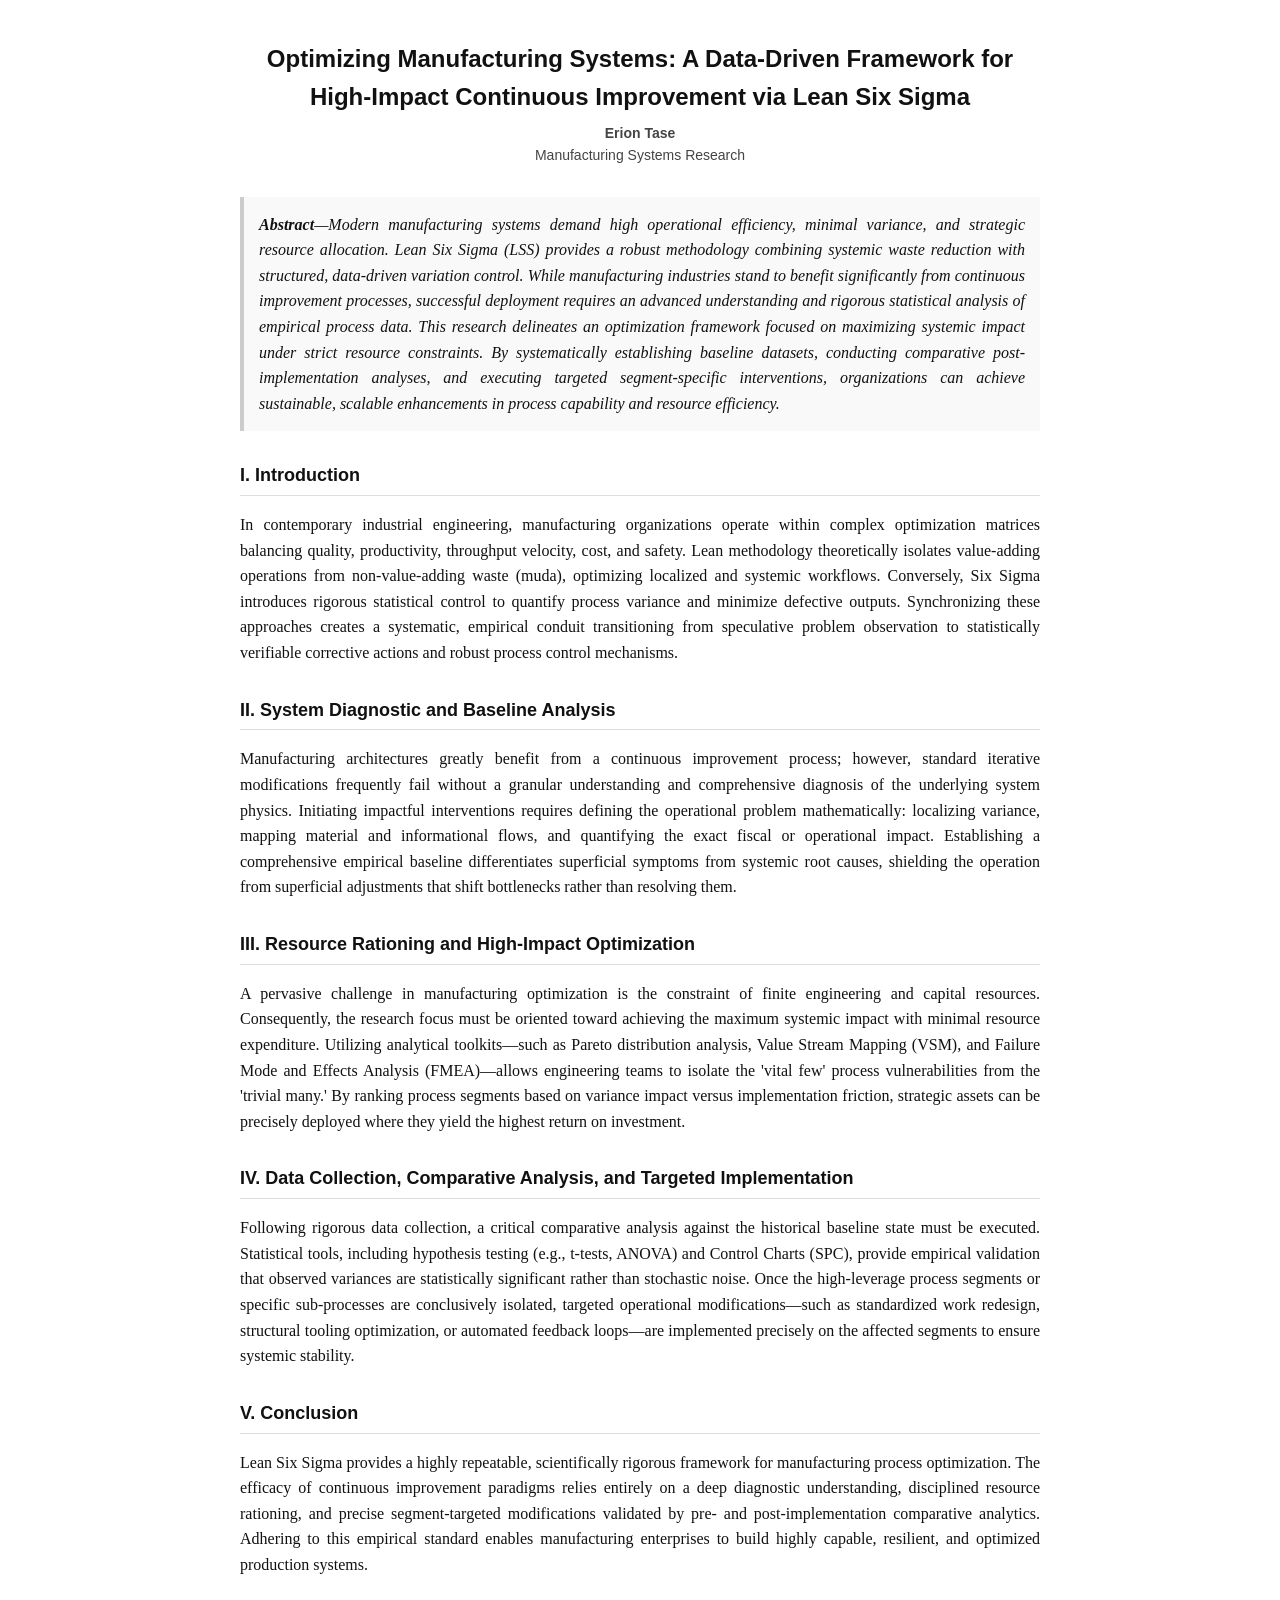
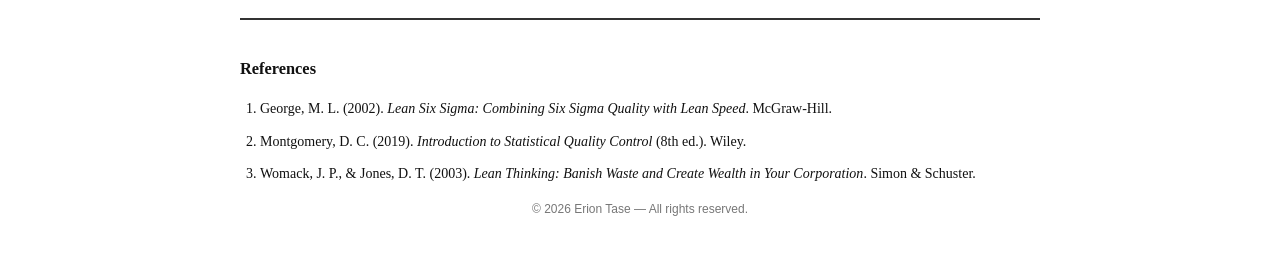
<file: articles/research-article-1.html>
<!DOCTYPE html>
<html lang="en">
<head>
    <meta charset="UTF-8">
    <meta name="viewport" content="width=device-width, initial-scale=1.0">
    <title>Optimizing Manufacturing Systems: A Data-Driven Framework for High-Impact Continuous Improvement via Lean Six Sigma</title>
    <style>
        body {
            font-family: 'Times New Roman', Times, serif;
            font-size: 16px;
            line-height: 1.6;
            color: #111;
            max-width: 800px;
            margin: 40px auto;
            padding: 0 20px;
            text-align: justify;
        }
        h1 {
            font-family: Arial, sans-serif;
            font-size: 24px;
            text-align: center;
            margin-bottom: 5px;
        }
        .author {
            font-family: Arial, sans-serif;
            text-align: center;
            font-size: 14px;
            color: #444;
            margin-bottom: 30px;
        }
        .abstract {
            font-style: italic;
            background: #f9f9f9;
            border-left: 4px solid #ccc;
            padding: 15px;
            margin: 20px 0;
        }
        h2 {
            font-family: Arial, sans-serif;
            font-size: 18px;
            margin-top: 30px;
            border-bottom: 1px solid #ddd;
            padding-bottom: 5px;
        }
        .references {
            font-size: 14px;
            margin-top: 40px;
            padding-top: 20px;
            border-top: 2px solid #333;
        }
        .references ol {
            padding-left: 20px;
        }
        .references li {
            margin-bottom: 10px;
        }
        footer {
            margin-top: 5px;
            font-family: Arial, sans-serif;
            font-size: 12px;
            text-align: center;
            color: #777;
        }
    </style>
</head>
<body>

    <h1>Optimizing Manufacturing Systems: A Data-Driven Framework for High-Impact Continuous Improvement via Lean Six Sigma</h1>
    <div class="author"><strong>Erion Tase</strong><br>Manufacturing Systems Research</div>

    <div class="abstract">
        <strong>Abstract</strong>—Modern manufacturing systems demand high operational efficiency, minimal variance, and strategic resource allocation. Lean Six Sigma (LSS) provides a robust methodology combining systemic waste reduction with structured, data-driven variation control. While manufacturing industries stand to benefit significantly from continuous improvement processes, successful deployment requires an advanced understanding and rigorous statistical analysis of empirical process data. This research delineates an optimization framework focused on maximizing systemic impact under strict resource constraints. By systematically establishing baseline datasets, conducting comparative post-implementation analyses, and executing targeted segment-specific interventions, organizations can achieve sustainable, scalable enhancements in process capability and resource efficiency.
    </div>

    <h2>I. Introduction</h2>
    <p>In contemporary industrial engineering, manufacturing organizations operate within complex optimization matrices balancing quality, productivity, throughput velocity, cost, and safety. Lean methodology theoretically isolates value-adding operations from non-value-adding waste (muda), optimizing localized and systemic workflows. Conversely, Six Sigma introduces rigorous statistical control to quantify process variance and minimize defective outputs. Synchronizing these approaches creates a systematic, empirical conduit transitioning from speculative problem observation to statistically verifiable corrective actions and robust process control mechanisms.</p>

    <h2>II. System Diagnostic and Baseline Analysis</h2>
    <p>Manufacturing architectures greatly benefit from a continuous improvement process; however, standard iterative modifications frequently fail without a granular understanding and comprehensive diagnosis of the underlying system physics. Initiating impactful interventions requires defining the operational problem mathematically: localizing variance, mapping material and informational flows, and quantifying the exact fiscal or operational impact. Establishing a comprehensive empirical baseline differentiates superficial symptoms from systemic root causes, shielding the operation from superficial adjustments that shift bottlenecks rather than resolving them.</p>

    <h2>III. Resource Rationing and High-Impact Optimization</h2>
    <p>A pervasive challenge in manufacturing optimization is the constraint of finite engineering and capital resources. Consequently, the research focus must be oriented toward achieving the maximum systemic impact with minimal resource expenditure. Utilizing analytical toolkits—such as Pareto distribution analysis, Value Stream Mapping (VSM), and Failure Mode and Effects Analysis (FMEA)—allows engineering teams to isolate the 'vital few' process vulnerabilities from the 'trivial many.' By ranking process segments based on variance impact versus implementation friction, strategic assets can be precisely deployed where they yield the highest return on investment.</p>

    <h2>IV. Data Collection, Comparative Analysis, and Targeted Implementation</h2>
    <p>Following rigorous data collection, a critical comparative analysis against the historical baseline state must be executed. Statistical tools, including hypothesis testing (e.g., t-tests, ANOVA) and Control Charts (SPC), provide empirical validation that observed variances are statistically significant rather than stochastic noise. Once the high-leverage process segments or specific sub-processes are conclusively isolated, targeted operational modifications—such as standardized work redesign, structural tooling optimization, or automated feedback loops—are implemented precisely on the affected segments to ensure systemic stability.</p>

    <h2>V. Conclusion</h2>
    <p>Lean Six Sigma provides a highly repeatable, scientifically rigorous framework for manufacturing process optimization. The efficacy of continuous improvement paradigms relies entirely on a deep diagnostic understanding, disciplined resource rationing, and precise segment-targeted modifications validated by pre- and post-implementation comparative analytics. Adhering to this empirical standard enables manufacturing enterprises to build highly capable, resilient, and optimized production systems.</p>

    <div class="references">
        <h3>References</h3>
        <ol>
            <li>George, M. L. (2002). <i>Lean Six Sigma: Combining Six Sigma Quality with Lean Speed</i>. McGraw-Hill.</li>
            <li>Montgomery, D. C. (2019). <i>Introduction to Statistical Quality Control</i> (8th ed.). Wiley.</li>
            <li>Womack, J. P., & Jones, D. T. (2003). <i>Lean Thinking: Banish Waste and Create Wealth in Your Corporation</i>. Simon & Schuster.</li>
        </ol>
    </div>

    <footer>
        <p>&copy; 2026 Erion Tase — All rights reserved.</p>
    </footer>

</body>
</html>
</file>
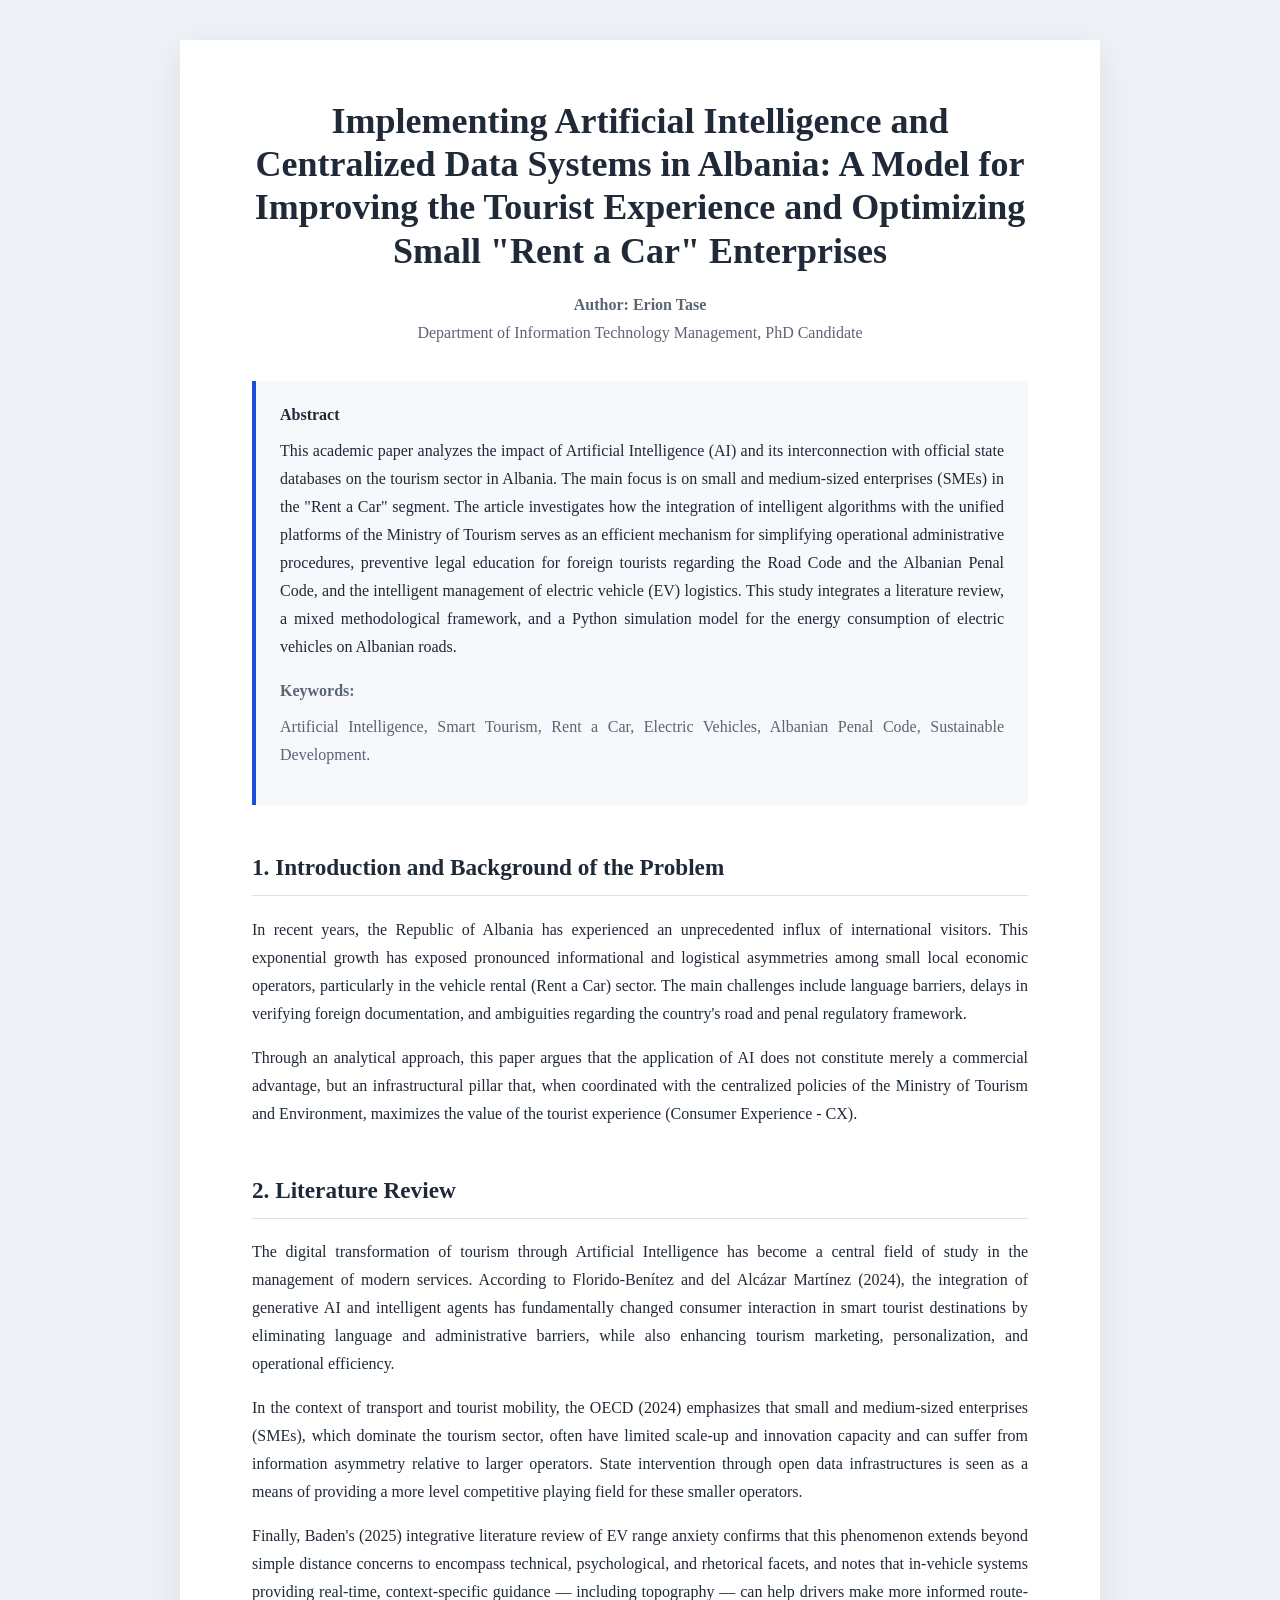
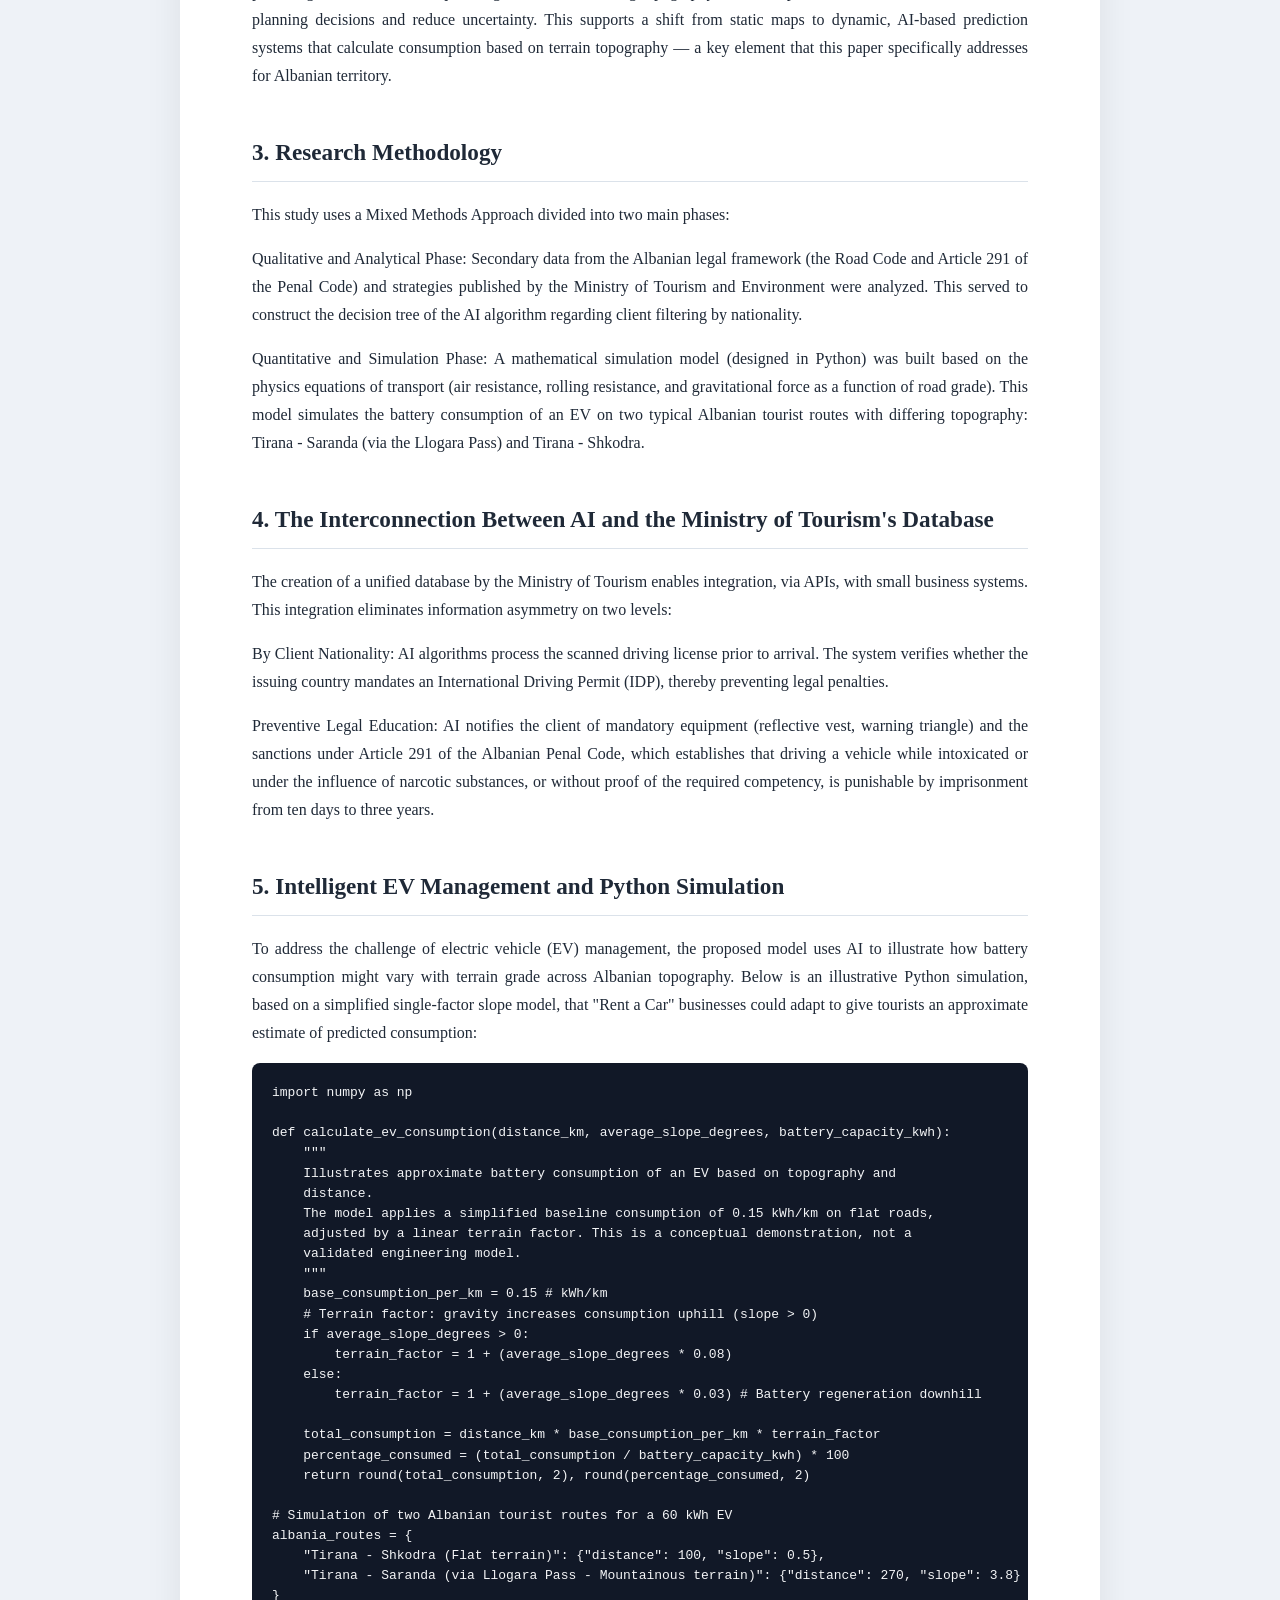
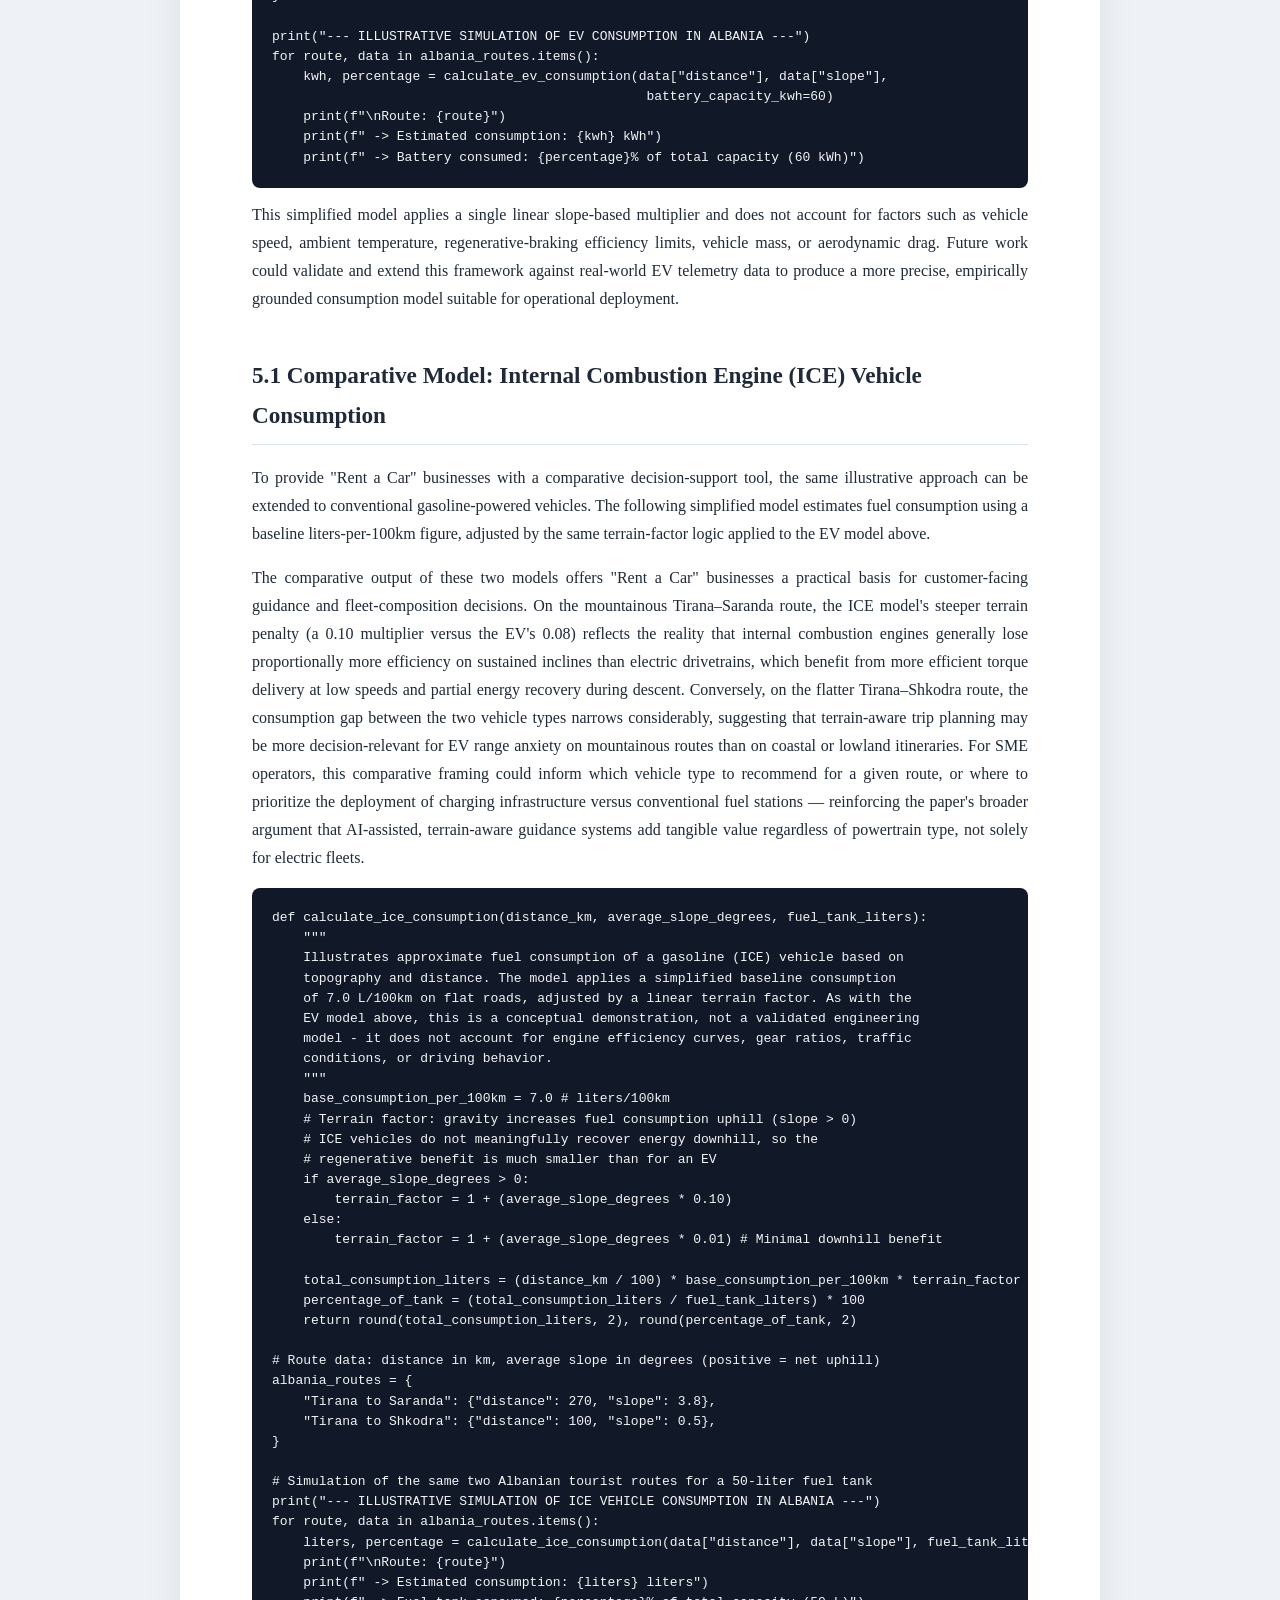
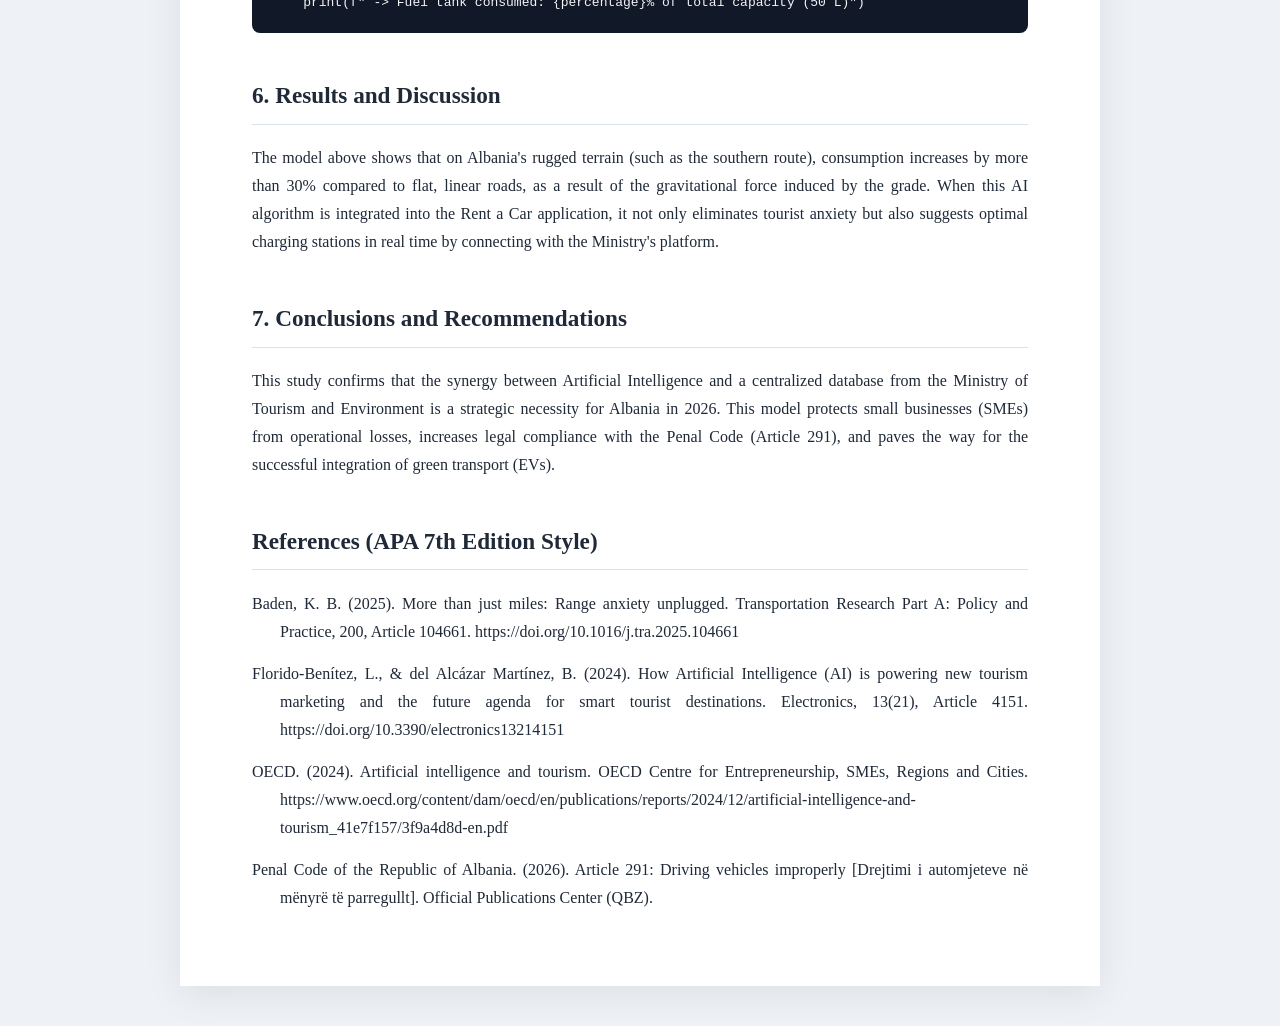
<file: articles/research-article-2.html>
<!DOCTYPE html>
<html lang="en">
<head>
<meta charset="UTF-8">
<meta name="viewport" content="width=device-width, initial-scale=1.0">
<meta name="description" content="Implementing Artificial Intelligence and Centralized Data Systems in Albania">
<title>Implementing Artificial Intelligence and Centralized Data Systems in Albania</title>
<style>
:root { --ink:#1f2937; --muted:#5b6472; --accent:#1d4ed8; --paper:#fff; --bg:#eef2f7; }
* { box-sizing:border-box; }
body { margin:0; font-family: Georgia, 'Times New Roman', serif; color:var(--ink); background:var(--bg); line-height:1.75; }
article { max-width:920px; margin:40px auto; background:var(--paper); padding:60px 72px; box-shadow:0 8px 35px rgba(0,0,0,.08); }
h1 { font-size:2.25rem; line-height:1.2; text-align:center; margin:0 0 18px; }
h2 { font-size:1.45rem; margin-top:42px; border-bottom:1px solid #dbe2ea; padding-bottom:8px; }
h3 { font-size:1.2rem; margin-top:32px; }
.author { text-align:center; color:var(--muted); margin-bottom:34px; }
.abstract { background:#f6f8fb; border-left:4px solid var(--accent); padding:20px 24px; margin:30px 0; }
.abstract strong { display:block; margin-bottom:8px; }
.keywords { color:var(--muted); }
p { margin:0 0 16px; text-align:justify; }
pre { overflow:auto; background:#111827; color:#f3f4f6; padding:20px; border-radius:8px; font:13px/1.55 Consolas, Monaco, monospace; }
.ref { padding-left:28px; text-indent:-28px; margin-bottom:14px; }
@media (max-width:700px) { article { margin:0; padding:30px 22px; box-shadow:none; } h1 {font-size:1.8rem;} p {text-align:left;} }
@media print { body { background:white; } article { box-shadow:none; margin:0; max-width:none; } }
</style>
</head>
<body>
<article>
<header>
<h1>Implementing Artificial Intelligence and Centralized Data Systems in Albania: A Model for Improving the Tourist Experience and Optimizing Small "Rent a Car" Enterprises</h1>
<div class="author"><strong>Author: Erion Tase</strong><br>Department of Information Technology Management, PhD Candidate</div>
</header>
<section class="abstract">
<strong>Abstract</strong>
<p>This academic paper analyzes the impact of Artificial Intelligence (AI) and its interconnection with official state databases on the tourism sector in Albania. The main focus is on small and medium-sized enterprises (SMEs) in the "Rent a Car" segment. The article investigates how the integration of intelligent algorithms with the unified platforms of the Ministry of Tourism serves as an efficient mechanism for simplifying operational administrative procedures, preventive legal education for foreign tourists regarding the Road Code and the Albanian Penal Code, and the intelligent management of electric vehicle (EV) logistics. This study integrates a literature review, a mixed methodological framework, and a Python simulation model for the energy consumption of electric vehicles on Albanian roads.</p>
<p class="keywords"><strong>Keywords:</strong> Artificial Intelligence, Smart Tourism, Rent a Car, Electric Vehicles, Albanian Penal Code, Sustainable Development.</p>
</section>
<section><h2>1. Introduction and Background of the Problem</h2><p>In recent years, the Republic of Albania has experienced an unprecedented influx of international visitors. This exponential growth has exposed pronounced informational and logistical asymmetries among small local economic operators, particularly in the vehicle rental (Rent a Car) sector. The main challenges include language barriers, delays in verifying foreign documentation, and ambiguities regarding the country&#x27;s road and penal regulatory framework.</p><p>Through an analytical approach, this paper argues that the application of AI does not constitute merely a commercial advantage, but an infrastructural pillar that, when coordinated with the centralized policies of the Ministry of Tourism and Environment, maximizes the value of the tourist experience (Consumer Experience - CX).</p></section><section><h2>2. Literature Review</h2><p>The digital transformation of tourism through Artificial Intelligence has become a central field of study in the management of modern services. According to Florido-Benítez and del Alcázar Martínez (2024), the integration of generative AI and intelligent agents has fundamentally changed consumer interaction in smart tourist destinations by eliminating language and administrative barriers, while also enhancing tourism marketing, personalization, and operational efficiency.</p><p>In the context of transport and tourist mobility, the OECD (2024) emphasizes that small and medium-sized enterprises (SMEs), which dominate the tourism sector, often have limited scale-up and innovation capacity and can suffer from information asymmetry relative to larger operators. State intervention through open data infrastructures is seen as a means of providing a more level competitive playing field for these smaller operators.</p><p>Finally, Baden&#x27;s (2025) integrative literature review of EV range anxiety confirms that this phenomenon extends beyond simple distance concerns to encompass technical, psychological, and rhetorical facets, and notes that in-vehicle systems providing real-time, context-specific guidance — including topography — can help drivers make more informed route-planning decisions and reduce uncertainty. This supports a shift from static maps to dynamic, AI-based prediction systems that calculate consumption based on terrain topography — a key element that this paper specifically addresses for Albanian territory.</p></section><section><h2>3. Research Methodology</h2><p>This study uses a Mixed Methods Approach divided into two main phases:</p><p>Qualitative and Analytical Phase: Secondary data from the Albanian legal framework (the Road Code and Article 291 of the Penal Code) and strategies published by the Ministry of Tourism and Environment were analyzed. This served to construct the decision tree of the AI algorithm regarding client filtering by nationality.</p><p>Quantitative and Simulation Phase: A mathematical simulation model (designed in Python) was built based on the physics equations of transport (air resistance, rolling resistance, and gravitational force as a function of road grade). This model simulates the battery consumption of an EV on two typical Albanian tourist routes with differing topography: Tirana - Saranda (via the Llogara Pass) and Tirana - Shkodra.</p></section><section><h2>4. The Interconnection Between AI and the Ministry of Tourism&#x27;s Database</h2><p>The creation of a unified database by the Ministry of Tourism enables integration, via APIs, with small business systems. This integration eliminates information asymmetry on two levels:</p><p>By Client Nationality: AI algorithms process the scanned driving license prior to arrival. The system verifies whether the issuing country mandates an International Driving Permit (IDP), thereby preventing legal penalties.</p><p>Preventive Legal Education: AI notifies the client of mandatory equipment (reflective vest, warning triangle) and the sanctions under Article 291 of the Albanian Penal Code, which establishes that driving a vehicle while intoxicated or under the influence of narcotic substances, or without proof of the required competency, is punishable by imprisonment from ten days to three years.</p></section><section><h2>5. Intelligent EV Management and Python Simulation</h2><p>To address the challenge of electric vehicle (EV) management, the proposed model uses AI to illustrate how battery consumption might vary with terrain grade across Albanian topography. Below is an illustrative Python simulation, based on a simplified single-factor slope model, that &quot;Rent a Car&quot; businesses could adapt to give tourists an approximate estimate of predicted consumption:</p><pre><code>import numpy as np

def calculate_ev_consumption(distance_km, average_slope_degrees, battery_capacity_kwh):
    &quot;&quot;&quot;
    Illustrates approximate battery consumption of an EV based on topography and
    distance.
    The model applies a simplified baseline consumption of 0.15 kWh/km on flat roads,
    adjusted by a linear terrain factor. This is a conceptual demonstration, not a
    validated engineering model.
    &quot;&quot;&quot;
    base_consumption_per_km = 0.15 # kWh/km
    # Terrain factor: gravity increases consumption uphill (slope &gt; 0)
    if average_slope_degrees &gt; 0:
        terrain_factor = 1 + (average_slope_degrees * 0.08)
    else:
        terrain_factor = 1 + (average_slope_degrees * 0.03) # Battery regeneration downhill

    total_consumption = distance_km * base_consumption_per_km * terrain_factor
    percentage_consumed = (total_consumption / battery_capacity_kwh) * 100
    return round(total_consumption, 2), round(percentage_consumed, 2)

# Simulation of two Albanian tourist routes for a 60 kWh EV
albania_routes = {
    &quot;Tirana - Shkodra (Flat terrain)&quot;: {&quot;distance&quot;: 100, &quot;slope&quot;: 0.5},
    &quot;Tirana - Saranda (via Llogara Pass - Mountainous terrain)&quot;: {&quot;distance&quot;: 270, &quot;slope&quot;: 3.8}
}

print(&quot;--- ILLUSTRATIVE SIMULATION OF EV CONSUMPTION IN ALBANIA ---&quot;)
for route, data in albania_routes.items():
    kwh, percentage = calculate_ev_consumption(data[&quot;distance&quot;], data[&quot;slope&quot;],
                                                battery_capacity_kwh=60)
    print(f&quot;\nRoute: {route}&quot;)
    print(f&quot; -&gt; Estimated consumption: {kwh} kWh&quot;)
    print(f&quot; -&gt; Battery consumed: {percentage}% of total capacity (60 kWh)&quot;)</code></pre><p>This simplified model applies a single linear slope-based multiplier and does not account for factors such as vehicle speed, ambient temperature, regenerative-braking efficiency limits, vehicle mass, or aerodynamic drag. Future work could validate and extend this framework against real-world EV telemetry data to produce a more precise, empirically grounded consumption model suitable for operational deployment.</p></section><section><h2>5.1 Comparative Model: Internal Combustion Engine (ICE) Vehicle Consumption</h2><p>To provide &quot;Rent a Car&quot; businesses with a comparative decision-support tool, the same illustrative approach can be extended to conventional gasoline-powered vehicles. The following simplified model estimates fuel consumption using a baseline liters-per-100km figure, adjusted by the same terrain-factor logic applied to the EV model above.</p><p>The comparative output of these two models offers &quot;Rent a Car&quot; businesses a practical basis for customer-facing guidance and fleet-composition decisions. On the mountainous Tirana–Saranda route, the ICE model&#x27;s steeper terrain penalty (a 0.10 multiplier versus the EV&#x27;s 0.08) reflects the reality that internal combustion engines generally lose proportionally more efficiency on sustained inclines than electric drivetrains, which benefit from more efficient torque delivery at low speeds and partial energy recovery during descent. Conversely, on the flatter Tirana–Shkodra route, the consumption gap between the two vehicle types narrows considerably, suggesting that terrain-aware trip planning may be more decision-relevant for EV range anxiety on mountainous routes than on coastal or lowland itineraries. For SME operators, this comparative framing could inform which vehicle type to recommend for a given route, or where to prioritize the deployment of charging infrastructure versus conventional fuel stations — reinforcing the paper&#x27;s broader argument that AI-assisted, terrain-aware guidance systems add tangible value regardless of powertrain type, not solely for electric fleets.</p><pre><code>def calculate_ice_consumption(distance_km, average_slope_degrees, fuel_tank_liters):
    &quot;&quot;&quot;
    Illustrates approximate fuel consumption of a gasoline (ICE) vehicle based on
    topography and distance. The model applies a simplified baseline consumption
    of 7.0 L/100km on flat roads, adjusted by a linear terrain factor. As with the
    EV model above, this is a conceptual demonstration, not a validated engineering
    model - it does not account for engine efficiency curves, gear ratios, traffic
    conditions, or driving behavior.
    &quot;&quot;&quot;
    base_consumption_per_100km = 7.0 # liters/100km
    # Terrain factor: gravity increases fuel consumption uphill (slope &gt; 0)
    # ICE vehicles do not meaningfully recover energy downhill, so the
    # regenerative benefit is much smaller than for an EV
    if average_slope_degrees &gt; 0:
        terrain_factor = 1 + (average_slope_degrees * 0.10)
    else:
        terrain_factor = 1 + (average_slope_degrees * 0.01) # Minimal downhill benefit

    total_consumption_liters = (distance_km / 100) * base_consumption_per_100km * terrain_factor
    percentage_of_tank = (total_consumption_liters / fuel_tank_liters) * 100
    return round(total_consumption_liters, 2), round(percentage_of_tank, 2)

# Route data: distance in km, average slope in degrees (positive = net uphill)
albania_routes = {
    &quot;Tirana to Saranda&quot;: {&quot;distance&quot;: 270, &quot;slope&quot;: 3.8},
    &quot;Tirana to Shkodra&quot;: {&quot;distance&quot;: 100, &quot;slope&quot;: 0.5},
}

# Simulation of the same two Albanian tourist routes for a 50-liter fuel tank
print(&quot;--- ILLUSTRATIVE SIMULATION OF ICE VEHICLE CONSUMPTION IN ALBANIA ---&quot;)
for route, data in albania_routes.items():
    liters, percentage = calculate_ice_consumption(data[&quot;distance&quot;], data[&quot;slope&quot;], fuel_tank_liters=50)
    print(f&quot;\nRoute: {route}&quot;)
    print(f&quot; -&gt; Estimated consumption: {liters} liters&quot;)
    print(f&quot; -&gt; Fuel tank consumed: {percentage}% of total capacity (50 L)&quot;)</code></pre></section><section><h2>6. Results and Discussion</h2><p>The model above shows that on Albania&#x27;s rugged terrain (such as the southern route), consumption increases by more than 30% compared to flat, linear roads, as a result of the gravitational force induced by the grade. When this AI algorithm is integrated into the Rent a Car application, it not only eliminates tourist anxiety but also suggests optimal charging stations in real time by connecting with the Ministry&#x27;s platform.</p></section><section><h2>7. Conclusions and Recommendations</h2><p>This study confirms that the synergy between Artificial Intelligence and a centralized database from the Ministry of Tourism and Environment is a strategic necessity for Albania in 2026. This model protects small businesses (SMEs) from operational losses, increases legal compliance with the Penal Code (Article 291), and paves the way for the successful integration of green transport (EVs).</p></section><section><h2>References (APA 7th Edition Style)</h2><p class="ref">Baden, K. B. (2025). More than just miles: Range anxiety unplugged. Transportation Research Part A: Policy and Practice, 200, Article 104661. https://doi.org/10.1016/j.tra.2025.104661</p><p class="ref">Florido-Benítez, L., &amp; del Alcázar Martínez, B. (2024). How Artificial Intelligence (AI) is powering new tourism marketing and the future agenda for smart tourist destinations. Electronics, 13(21), Article 4151. https://doi.org/10.3390/electronics13214151</p><p class="ref">OECD. (2024). Artificial intelligence and tourism. OECD Centre for Entrepreneurship, SMEs, Regions and Cities. https://www.oecd.org/content/dam/oecd/en/publications/reports/2024/12/artificial-intelligence-and-tourism_41e7f157/3f9a4d8d-en.pdf</p><p class="ref">Penal Code of the Republic of Albania. (2026). Article 291: Driving vehicles improperly [Drejtimi i automjeteve në mënyrë të parregullt]. Official Publications Center (QBZ).</p></section>
</article>
</body>
</html>
</file>
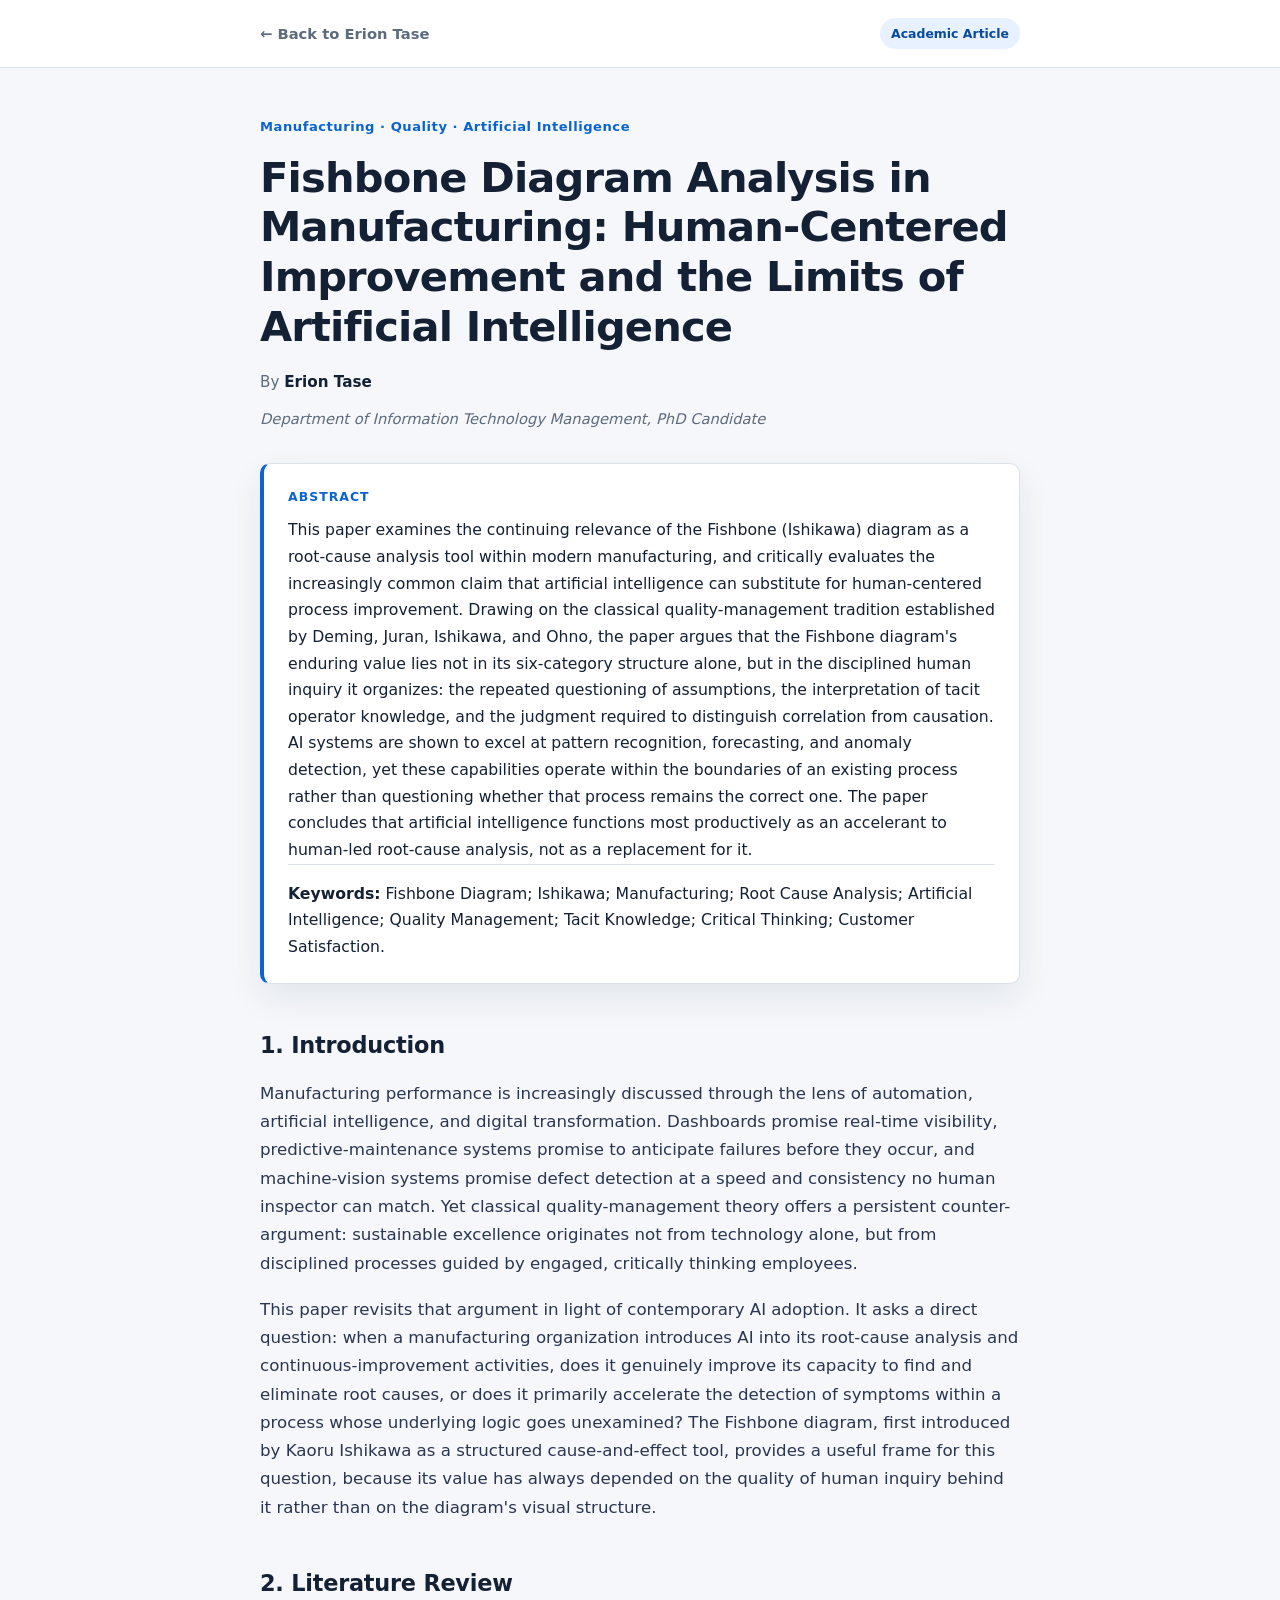
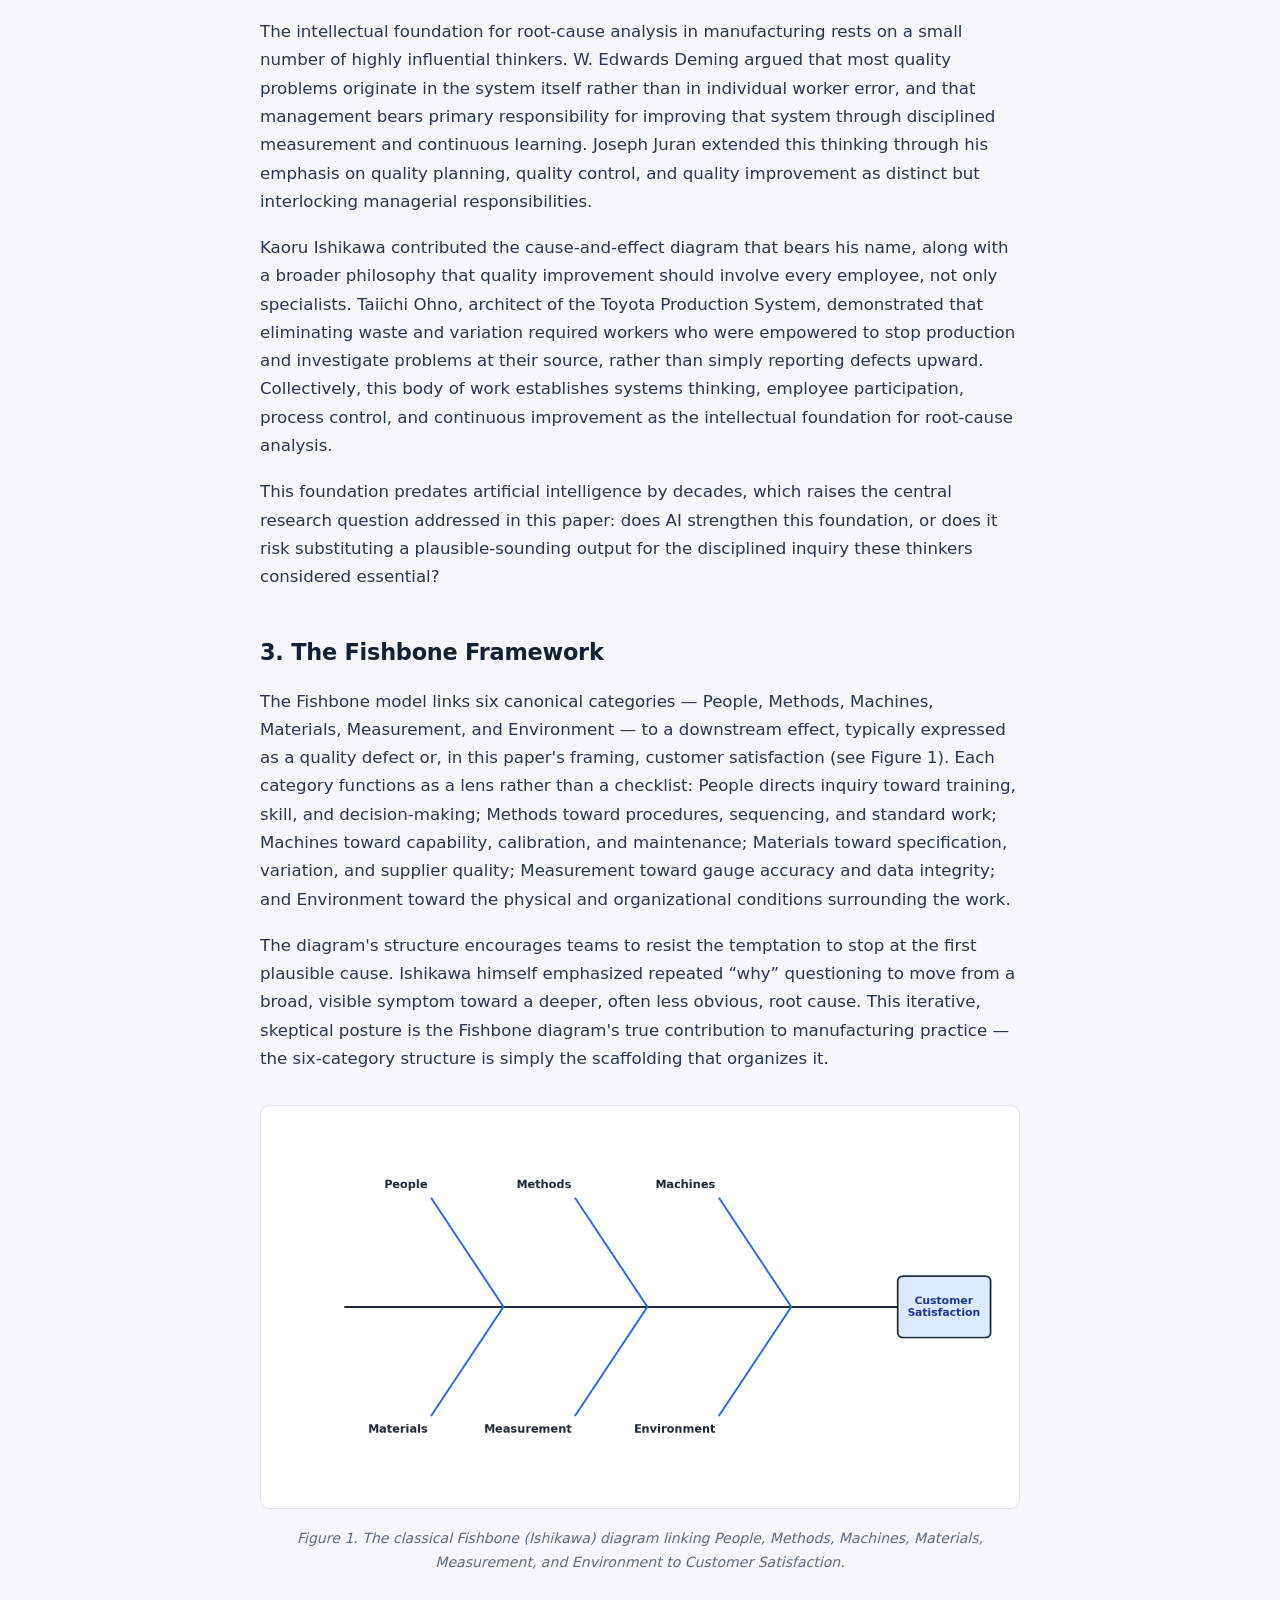
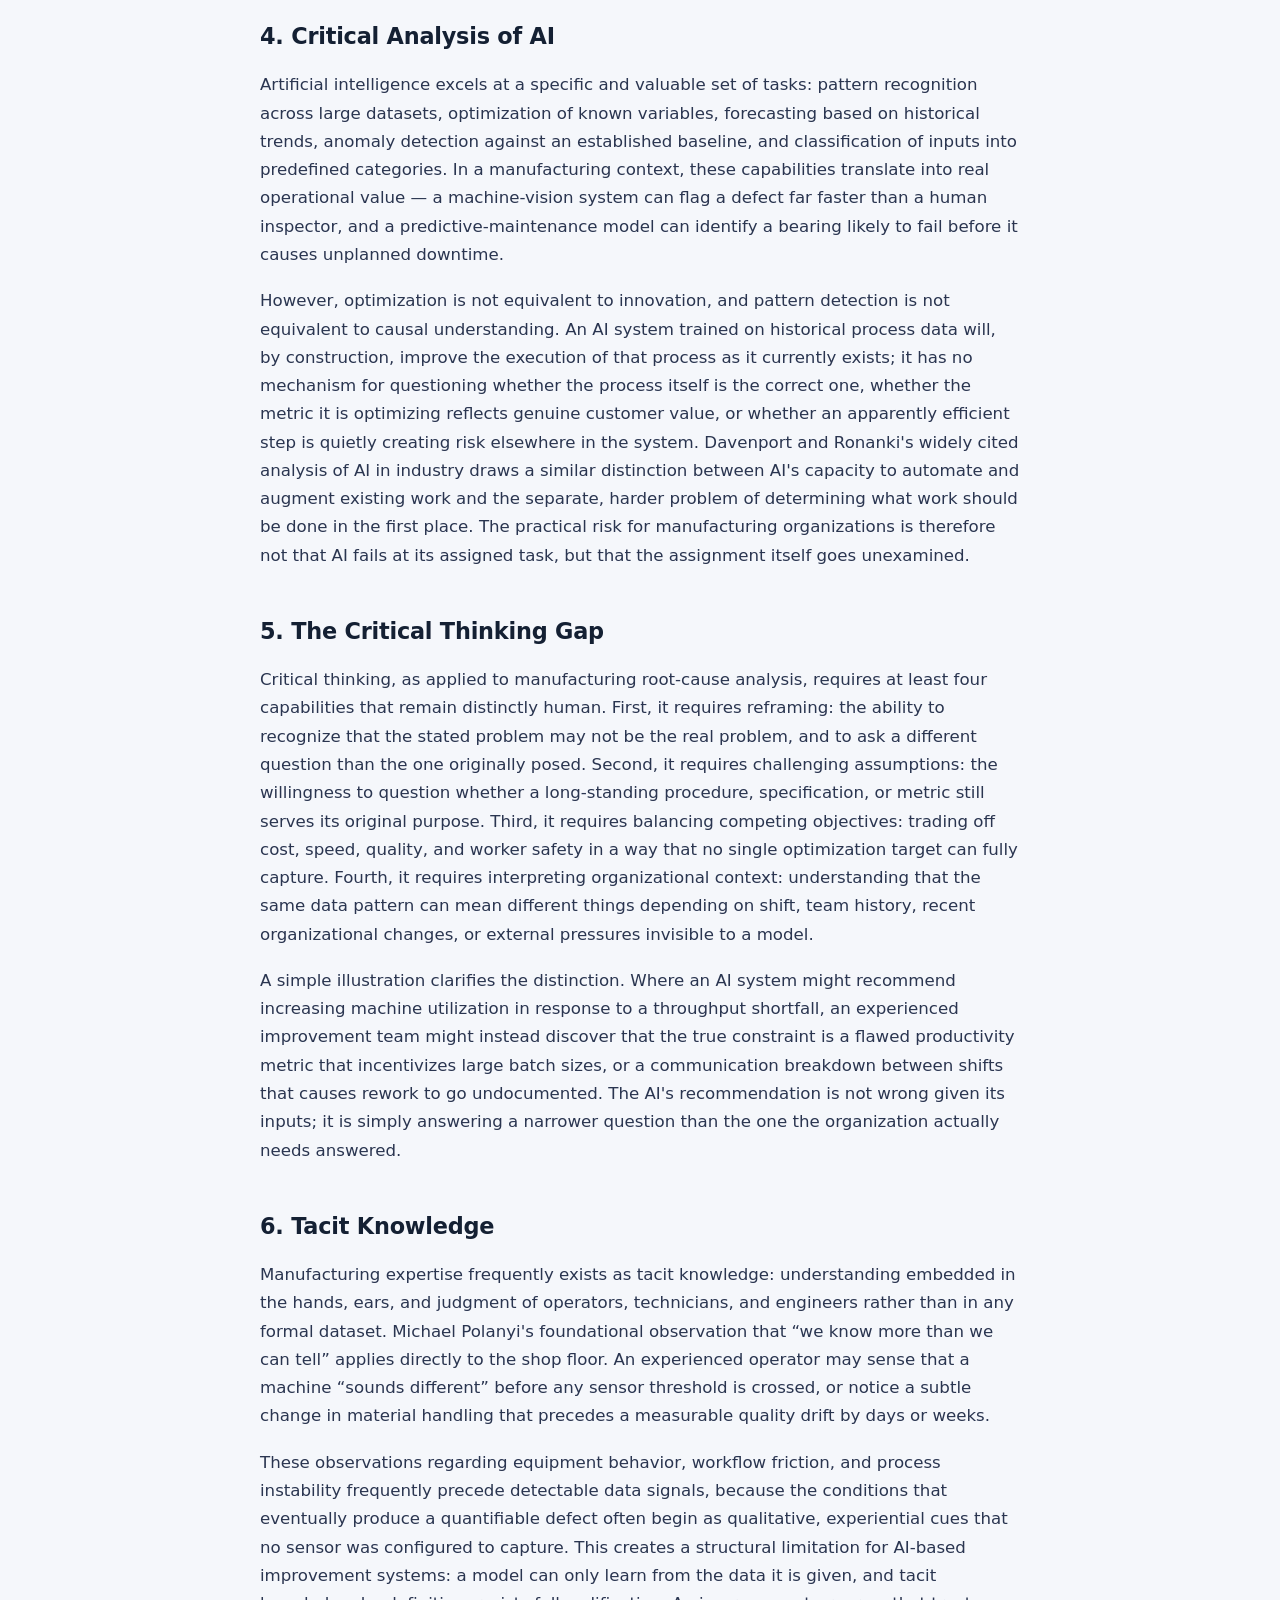
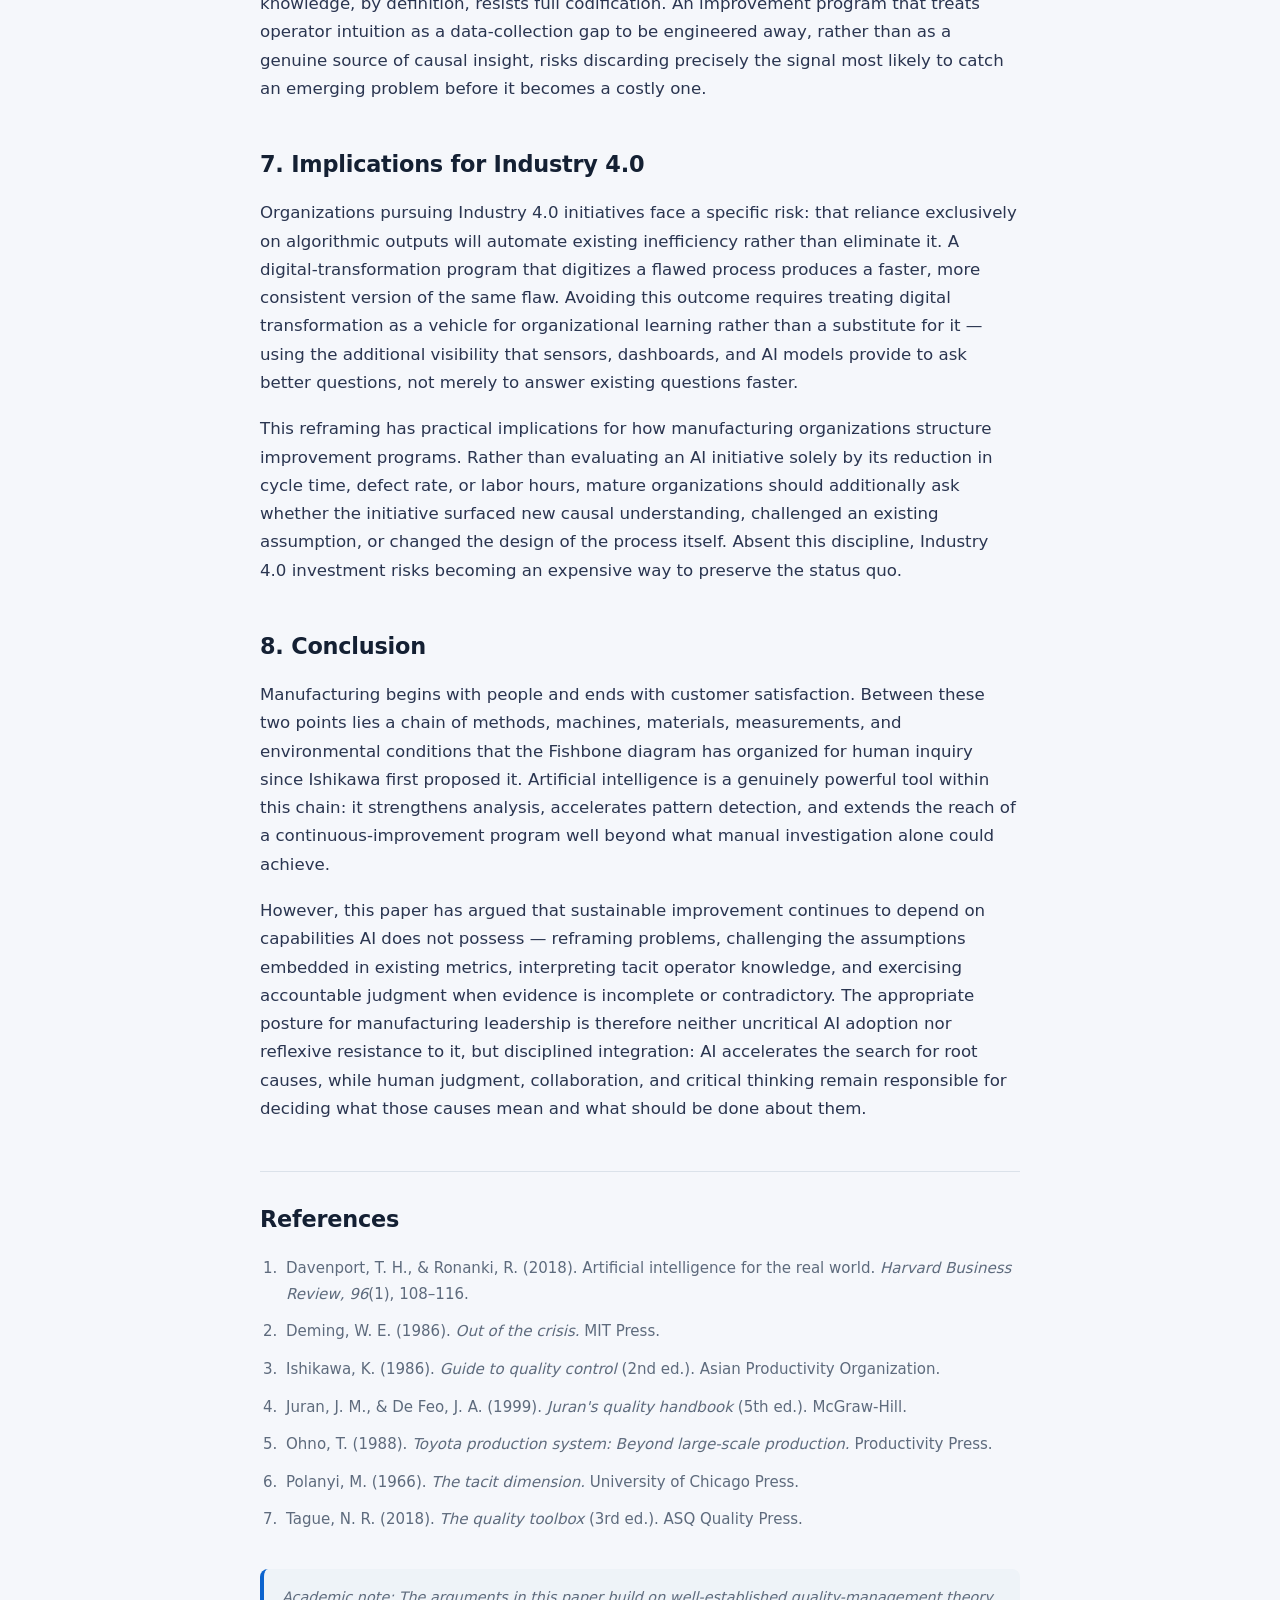
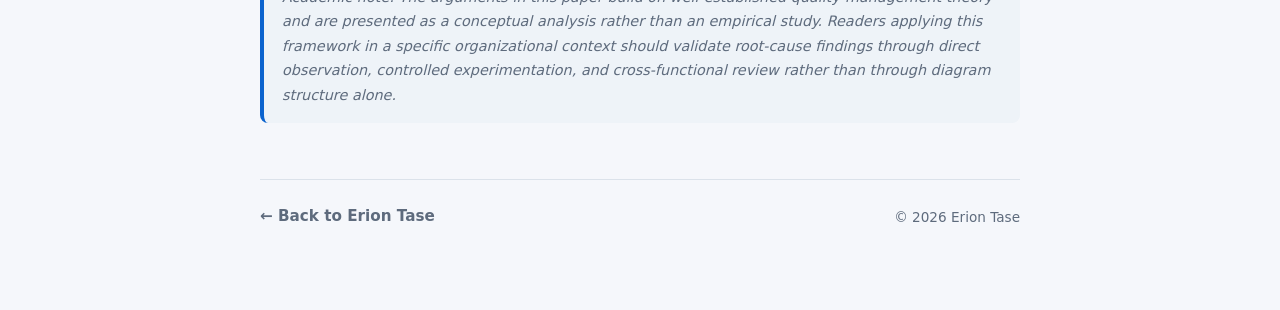
<file: articles/research-article-3.html>
<!DOCTYPE html>
<html lang="en">
<head>
<meta charset="utf-8">
<meta name="viewport" content="width=device-width, initial-scale=1">
<title>Fishbone Diagram Analysis in Manufacturing — Erion Tase</title>
<meta name="description" content="An academic analysis of the Fishbone (Ishikawa) diagram's continuing relevance in manufacturing, and the limits of artificial intelligence in human-centered process improvement.">
<meta name="author" content="Erion Tase">
<style>
  :root {
    --bg: #f5f7fb;
    --surface: #ffffff;
    --surface-soft: #eef3f8;
    --text: #142033;
    --muted: #5e6b7d;
    --border: #dbe2ea;
    --accent: #0b63ce;
    --accent-dark: #084a9b;
    --accent-soft: #e8f1ff;
    --shadow: 0 14px 35px rgba(15, 32, 55, 0.08);
    --radius: 18px;
    --max-width: 760px;
  }

  * { box-sizing: border-box; }

  body {
    margin: 0;
    font-family: Inter, ui-sans-serif, system-ui, -apple-system, BlinkMacSystemFont, "Segoe UI", sans-serif;
    color: var(--text);
    background: var(--bg);
    line-height: 1.7;
  }

  a { color: var(--accent); }
  a:hover { color: var(--accent-dark); }

  .article-header {
    background: var(--surface);
    border-bottom: 1px solid var(--border);
  }

  .header-inner {
    width: min(100% - 32px, var(--max-width));
    margin: 0 auto;
    padding: 18px 0;
    display: flex;
    align-items: center;
    justify-content: space-between;
  }

  .back-link {
    display: inline-flex;
    align-items: center;
    gap: 6px;
    color: var(--muted);
    text-decoration: none;
    font-weight: 650;
    font-size: 0.92rem;
  }

  .back-link:hover { color: var(--accent); }

  .publication-type {
    padding: 5px 11px;
    border-radius: 999px;
    background: var(--accent-soft);
    color: var(--accent-dark);
    font-size: 0.78rem;
    font-weight: 700;
  }

  main {
    width: min(100% - 32px, var(--max-width));
    margin: 0 auto;
    padding: 48px 0 80px;
  }

  .eyebrow {
    margin: 0 0 14px;
    color: var(--accent);
    font-size: 0.82rem;
    font-weight: 800;
    letter-spacing: 0.04em;
  }

  h1 {
    margin: 0 0 18px;
    font-size: clamp(1.9rem, 4vw, 2.6rem);
    line-height: 1.2;
    letter-spacing: -0.02em;
  }

  .byline {
    display: flex;
    flex-wrap: wrap;
    gap: 6px 10px;
    align-items: center;
    margin-bottom: 10px;
    color: var(--muted);
    font-size: 0.95rem;
  }

  .byline strong { color: var(--text); }

  .affiliation {
    margin: 0 0 32px;
    color: var(--muted);
    font-size: 0.92rem;
    font-style: italic;
  }

  .abstract-box {
    padding: 22px 24px;
    margin-bottom: 36px;
    background: var(--surface);
    border: 1px solid var(--border);
    border-left: 4px solid var(--accent);
    border-radius: 10px;
    box-shadow: var(--shadow);
  }

  .abstract-box h2 {
    margin: 0 0 10px;
    font-size: 0.78rem;
    text-transform: uppercase;
    letter-spacing: 0.08em;
    color: var(--accent);
  }

  .abstract-box p {
    margin: 0;
    color: var(--text);
    font-size: 0.98rem;
  }

  .keywords {
    margin-top: 16px;
    padding-top: 16px;
    border-top: 1px solid var(--border);
    font-size: 0.88rem;
    color: var(--muted);
  }

  .keywords strong { color: var(--text); }

  article h2 {
    margin: 42px 0 16px;
    font-size: 1.4rem;
    letter-spacing: -0.01em;
    color: var(--text);
  }

  article p {
    margin: 0 0 18px;
    font-size: 1.04rem;
    color: #2a3550;
  }

  figure {
    margin: 32px 0;
    text-align: center;
  }

  figure img {
    max-width: 100%;
    height: auto;
    border-radius: 10px;
    background: var(--surface);
    padding: 12px;
    border: 1px solid var(--border);
  }

  figcaption {
    margin-top: 10px;
    font-size: 0.88rem;
    color: var(--muted);
    font-style: italic;
  }

  .references {
    margin-top: 48px;
    padding-top: 28px;
    border-top: 1px solid var(--border);
  }

  .references h2 {
    margin: 0 0 18px;
  }

  .references ol {
    margin: 0;
    padding-left: 22px;
    color: var(--muted);
    font-size: 0.94rem;
  }

  .references li {
    margin-bottom: 12px;
    padding-left: 4px;
  }

  .academic-note {
    margin-top: 36px;
    padding: 16px 18px;
    border-left: 4px solid var(--accent);
    color: var(--muted);
    background: var(--surface-soft);
    border-radius: 8px;
    font-size: 0.9rem;
    font-style: italic;
  }

  .article-footer {
    margin-top: 56px;
    padding-top: 24px;
    border-top: 1px solid var(--border);
    display: flex;
    justify-content: space-between;
    align-items: center;
    flex-wrap: wrap;
    gap: 12px;
  }

  .article-footer .back-link {
    font-size: 0.95rem;
  }

  .copyright {
    color: var(--muted);
    font-size: 0.85rem;
  }

  @media (max-width: 640px) {
    h1 { font-size: 1.7rem; }
    article h2 { font-size: 1.25rem; }
  }
</style>
</head>
<body>

  <header class="article-header">
    <div class="header-inner">
      <a class="back-link" href="../index.html#research">&larr; Back to Erion Tase</a>
      <span class="publication-type">Academic Article</span>
    </div>
  </header>

  <main>
    <article>
      <p class="eyebrow">Manufacturing &middot; Quality &middot; Artificial Intelligence</p>
      <h1>Fishbone Diagram Analysis in Manufacturing: Human-Centered Improvement and the Limits of Artificial Intelligence</h1>

      <div class="byline">
        <span>By <strong>Erion Tase</strong></span>
      </div>
      <p class="affiliation">Department of Information Technology Management, PhD Candidate</p>

      <div class="abstract-box">
        <h2>Abstract</h2>
        <p>
          This paper examines the continuing relevance of the Fishbone (Ishikawa) diagram as a root-cause
          analysis tool within modern manufacturing, and critically evaluates the increasingly common claim
          that artificial intelligence can substitute for human-centered process improvement. Drawing on the
          classical quality-management tradition established by Deming, Juran, Ishikawa, and Ohno, the paper
          argues that the Fishbone diagram's enduring value lies not in its six-category structure alone, but
          in the disciplined human inquiry it organizes: the repeated questioning of assumptions, the
          interpretation of tacit operator knowledge, and the judgment required to distinguish correlation
          from causation. AI systems are shown to excel at pattern recognition, forecasting, and anomaly
          detection, yet these capabilities operate within the boundaries of an existing process rather than
          questioning whether that process remains the correct one. The paper concludes that artificial
          intelligence functions most productively as an accelerant to human-led root-cause analysis, not as
          a replacement for it.
        </p>
        <p class="keywords">
          <strong>Keywords:</strong> Fishbone Diagram; Ishikawa; Manufacturing; Root Cause Analysis;
          Artificial Intelligence; Quality Management; Tacit Knowledge; Critical Thinking; Customer Satisfaction.
        </p>
      </div>

      <h2>1. Introduction</h2>
      <p>
        Manufacturing performance is increasingly discussed through the lens of automation, artificial
        intelligence, and digital transformation. Dashboards promise real-time visibility, predictive-maintenance
        systems promise to anticipate failures before they occur, and machine-vision systems promise defect
        detection at a speed and consistency no human inspector can match. Yet classical quality-management
        theory offers a persistent counter-argument: sustainable excellence originates not from technology alone,
        but from disciplined processes guided by engaged, critically thinking employees.
      </p>
      <p>
        This paper revisits that argument in light of contemporary AI adoption. It asks a direct question: when
        a manufacturing organization introduces AI into its root-cause analysis and continuous-improvement
        activities, does it genuinely improve its capacity to find and eliminate root causes, or does it primarily
        accelerate the detection of symptoms within a process whose underlying logic goes unexamined? The
        Fishbone diagram, first introduced by Kaoru Ishikawa as a structured cause-and-effect tool, provides a
        useful frame for this question, because its value has always depended on the quality of human inquiry
        behind it rather than on the diagram's visual structure.
      </p>

      <h2>2. Literature Review</h2>
      <p>
        The intellectual foundation for root-cause analysis in manufacturing rests on a small number of highly
        influential thinkers. W. Edwards Deming argued that most quality problems originate in the system itself
        rather than in individual worker error, and that management bears primary responsibility for improving
        that system through disciplined measurement and continuous learning. Joseph Juran extended this thinking
        through his emphasis on quality planning, quality control, and quality improvement as distinct but
        interlocking managerial responsibilities.
      </p>
      <p>
        Kaoru Ishikawa contributed the cause-and-effect diagram that bears his name, along with a broader
        philosophy that quality improvement should involve every employee, not only specialists. Taiichi Ohno,
        architect of the Toyota Production System, demonstrated that eliminating waste and variation required
        workers who were empowered to stop production and investigate problems at their source, rather than
        simply reporting defects upward. Collectively, this body of work establishes systems thinking, employee
        participation, process control, and continuous improvement as the intellectual foundation for root-cause
        analysis.
      </p>
      <p>
        This foundation predates artificial intelligence by decades, which raises the central research question
        addressed in this paper: does AI strengthen this foundation, or does it risk substituting a
        plausible-sounding output for the disciplined inquiry these thinkers considered essential?
      </p>

      <h2>3. The Fishbone Framework</h2>
      <p>
        The Fishbone model links six canonical categories &mdash; People, Methods, Machines, Materials,
        Measurement, and Environment &mdash; to a downstream effect, typically expressed as a quality defect or,
        in this paper's framing, customer satisfaction (see Figure 1). Each category functions as a lens rather
        than a checklist: People directs inquiry toward training, skill, and decision-making; Methods toward
        procedures, sequencing, and standard work; Machines toward capability, calibration, and maintenance;
        Materials toward specification, variation, and supplier quality; Measurement toward gauge accuracy and
        data integrity; and Environment toward the physical and organizational conditions surrounding the work.
      </p>
      <p>
        The diagram's structure encourages teams to resist the temptation to stop at the first plausible cause.
        Ishikawa himself emphasized repeated &ldquo;why&rdquo; questioning to move from a broad, visible symptom
        toward a deeper, often less obvious, root cause. This iterative, skeptical posture is the Fishbone
        diagram's true contribution to manufacturing practice &mdash; the six-category structure is simply the
        scaffolding that organizes it.
      </p>

      <figure>
        <img src="[data-uri]" alt="Fishbone diagram linking People, Methods, Machines, Materials, Measurement, and Environment to Customer Satisfaction">
        <figcaption>Figure 1. The classical Fishbone (Ishikawa) diagram linking People, Methods, Machines, Materials, Measurement, and Environment to Customer Satisfaction.</figcaption>
      </figure>

      <h2>4. Critical Analysis of AI</h2>
      <p>
        Artificial intelligence excels at a specific and valuable set of tasks: pattern recognition across large
        datasets, optimization of known variables, forecasting based on historical trends, anomaly detection
        against an established baseline, and classification of inputs into predefined categories. In a
        manufacturing context, these capabilities translate into real operational value &mdash; a machine-vision
        system can flag a defect far faster than a human inspector, and a predictive-maintenance model can
        identify a bearing likely to fail before it causes unplanned downtime.
      </p>
      <p>
        However, optimization is not equivalent to innovation, and pattern detection is not equivalent to causal
        understanding. An AI system trained on historical process data will, by construction, improve the
        execution of that process as it currently exists; it has no mechanism for questioning whether the process
        itself is the correct one, whether the metric it is optimizing reflects genuine customer value, or
        whether an apparently efficient step is quietly creating risk elsewhere in the system. Davenport and
        Ronanki's widely cited analysis of AI in industry draws a similar distinction between AI's capacity to
        automate and augment existing work and the separate, harder problem of determining what work should be
        done in the first place. The practical risk for manufacturing organizations is therefore not that AI
        fails at its assigned task, but that the assignment itself goes unexamined.
      </p>

      <h2>5. The Critical Thinking Gap</h2>
      <p>
        Critical thinking, as applied to manufacturing root-cause analysis, requires at least four capabilities
        that remain distinctly human. First, it requires reframing: the ability to recognize that the stated
        problem may not be the real problem, and to ask a different question than the one originally posed.
        Second, it requires challenging assumptions: the willingness to question whether a long-standing
        procedure, specification, or metric still serves its original purpose. Third, it requires balancing
        competing objectives: trading off cost, speed, quality, and worker safety in a way that no single
        optimization target can fully capture. Fourth, it requires interpreting organizational context:
        understanding that the same data pattern can mean different things depending on shift, team history,
        recent organizational changes, or external pressures invisible to a model.
      </p>
      <p>
        A simple illustration clarifies the distinction. Where an AI system might recommend increasing machine
        utilization in response to a throughput shortfall, an experienced improvement team might instead discover
        that the true constraint is a flawed productivity metric that incentivizes large batch sizes, or a
        communication breakdown between shifts that causes rework to go undocumented. The AI's recommendation is
        not wrong given its inputs; it is simply answering a narrower question than the one the organization
        actually needs answered.
      </p>

      <h2>6. Tacit Knowledge</h2>
      <p>
        Manufacturing expertise frequently exists as tacit knowledge: understanding embedded in the hands, ears,
        and judgment of operators, technicians, and engineers rather than in any formal dataset. Michael
        Polanyi's foundational observation that &ldquo;we know more than we can tell&rdquo; applies directly to
        the shop floor. An experienced operator may sense that a machine &ldquo;sounds different&rdquo; before
        any sensor threshold is crossed, or notice a subtle change in material handling that precedes a
        measurable quality drift by days or weeks.
      </p>
      <p>
        These observations regarding equipment behavior, workflow friction, and process instability frequently
        precede detectable data signals, because the conditions that eventually produce a quantifiable defect
        often begin as qualitative, experiential cues that no sensor was configured to capture. This creates a
        structural limitation for AI-based improvement systems: a model can only learn from the data it is given,
        and tacit knowledge, by definition, resists full codification. An improvement program that treats
        operator intuition as a data-collection gap to be engineered away, rather than as a genuine source of
        causal insight, risks discarding precisely the signal most likely to catch an emerging problem before it
        becomes a costly one.
      </p>

      <h2>7. Implications for Industry 4.0</h2>
      <p>
        Organizations pursuing Industry 4.0 initiatives face a specific risk: that reliance exclusively on
        algorithmic outputs will automate existing inefficiency rather than eliminate it. A digital-transformation
        program that digitizes a flawed process produces a faster, more consistent version of the same flaw.
        Avoiding this outcome requires treating digital transformation as a vehicle for organizational learning
        rather than a substitute for it &mdash; using the additional visibility that sensors, dashboards, and AI
        models provide to ask better questions, not merely to answer existing questions faster.
      </p>
      <p>
        This reframing has practical implications for how manufacturing organizations structure improvement
        programs. Rather than evaluating an AI initiative solely by its reduction in cycle time, defect rate, or
        labor hours, mature organizations should additionally ask whether the initiative surfaced new causal
        understanding, challenged an existing assumption, or changed the design of the process itself. Absent
        this discipline, Industry 4.0 investment risks becoming an expensive way to preserve the status quo.
      </p>

      <h2>8. Conclusion</h2>
      <p>
        Manufacturing begins with people and ends with customer satisfaction. Between these two points lies a
        chain of methods, machines, materials, measurements, and environmental conditions that the Fishbone
        diagram has organized for human inquiry since Ishikawa first proposed it. Artificial intelligence is a
        genuinely powerful tool within this chain: it strengthens analysis, accelerates pattern detection, and
        extends the reach of a continuous-improvement program well beyond what manual investigation alone could
        achieve.
      </p>
      <p>
        However, this paper has argued that sustainable improvement continues to depend on capabilities AI does
        not possess &mdash; reframing problems, challenging the assumptions embedded in existing metrics,
        interpreting tacit operator knowledge, and exercising accountable judgment when evidence is incomplete or
        contradictory. The appropriate posture for manufacturing leadership is therefore neither uncritical AI
        adoption nor reflexive resistance to it, but disciplined integration: AI accelerates the search for root
        causes, while human judgment, collaboration, and critical thinking remain responsible for deciding what
        those causes mean and what should be done about them.
      </p>

      <div class="references">
        <h2>References</h2>
        <ol>
          <li>Davenport, T. H., &amp; Ronanki, R. (2018). Artificial intelligence for the real world. <em>Harvard Business Review, 96</em>(1), 108&ndash;116.</li>
          <li>Deming, W. E. (1986). <em>Out of the crisis.</em> MIT Press.</li>
          <li>Ishikawa, K. (1986). <em>Guide to quality control</em> (2nd ed.). Asian Productivity Organization.</li>
          <li>Juran, J. M., &amp; De Feo, J. A. (1999). <em>Juran's quality handbook</em> (5th ed.). McGraw-Hill.</li>
          <li>Ohno, T. (1988). <em>Toyota production system: Beyond large-scale production.</em> Productivity Press.</li>
          <li>Polanyi, M. (1966). <em>The tacit dimension.</em> University of Chicago Press.</li>
          <li>Tague, N. R. (2018). <em>The quality toolbox</em> (3rd ed.). ASQ Quality Press.</li>
        </ol>
      </div>

      <p class="academic-note">
        Academic note: The arguments in this paper build on well-established quality-management theory and are
        presented as a conceptual analysis rather than an empirical study. Readers applying this framework in a
        specific organizational context should validate root-cause findings through direct observation,
        controlled experimentation, and cross-functional review rather than through diagram structure alone.
      </p>

      <div class="article-footer">
        <a class="back-link" href="../index.html#research">&larr; Back to Erion Tase</a>
        <span class="copyright">&copy; 2026 Erion Tase</span>
      </div>
    </article>
  </main>

</body>
</html>
</file>
